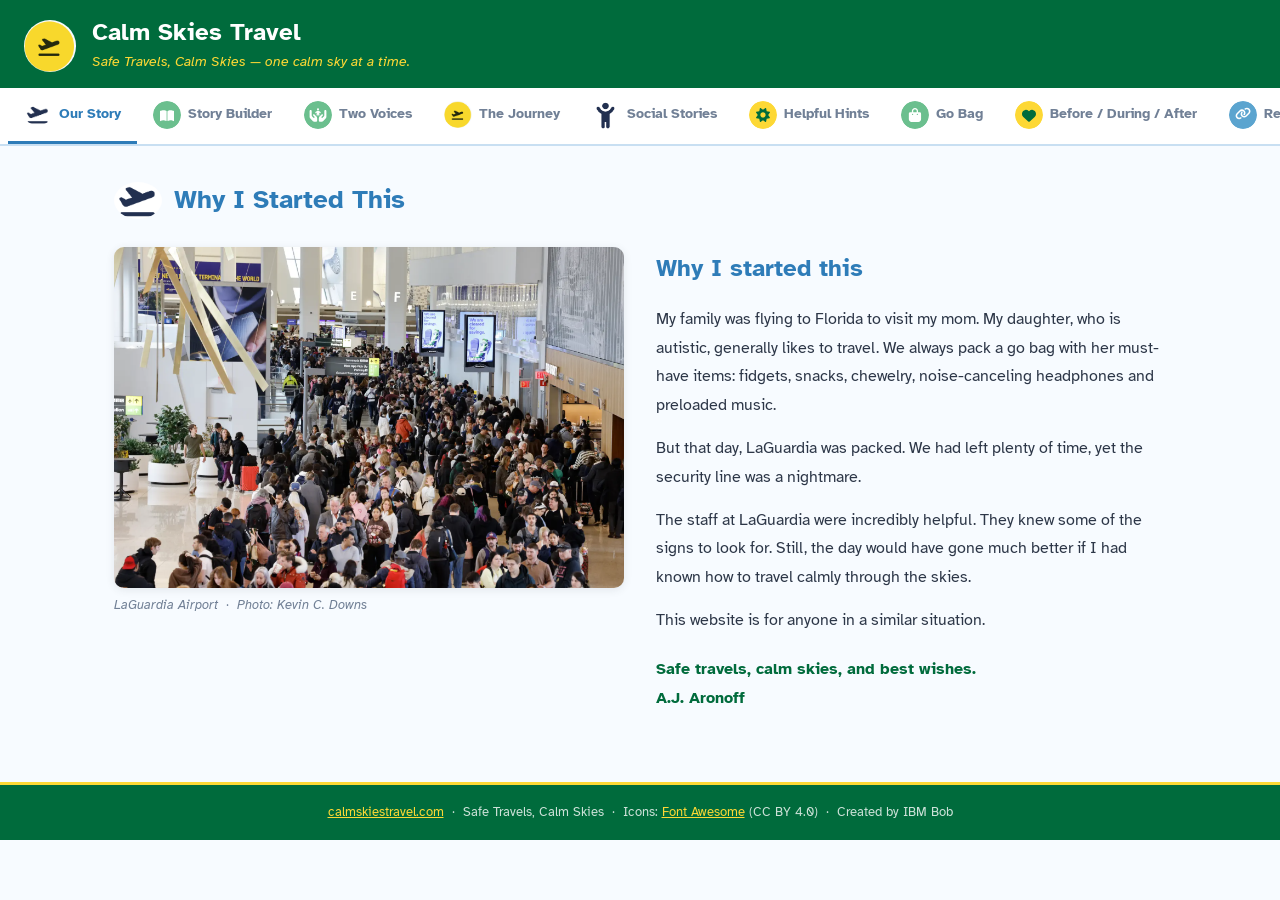
<file: index.html>
<!DOCTYPE html>
<html lang="en">
<head>
  <meta charset="UTF-8"/>
  <meta name="viewport" content="width=device-width, initial-scale=1"/>
  <title>Calm Skies Travel — Safe Travels, Calm Skies</title>
  <meta name="description" content="A guide for autistic children and their parents — every stage of the journey, one calm sky at a time."/>
  <link rel="stylesheet" href="styles.css"/>
</head>
<body>

<!-- ═══════════════════════════════════════════
     SITE HEADER
════════════════════════════════════════════ -->
<header class="site-header">
  <img class="logo-icon" src="icons/journey-airport.png" alt="Calm Skies Travel"/>
  <div class="site-header-text">
    <h1>Calm Skies Travel</h1>
    <p>Safe Travels, Calm Skies — one calm sky at a time.</p>
  </div>
</header>

<!-- ═══════════════════════════════════════════
     TAB LIST
     Tab order: Our Story · Story Builder · Two Voices · The Journey ·
                Social Stories · Helpful Hints · Go Bag · Before/During/After
════════════════════════════════════════════ -->
<div class="tab-scroll-wrap">
  <div role="tablist" aria-label="Calm Skies Travel sections" id="main-tablist">

    <button role="tab" id="tab-ourstory"
            aria-selected="true"
            aria-controls="panel-ourstory"
            tabindex="0">
      <img class="tab-icon" src="icons/plane-takeoff.png" alt=""/>
      <span class="tab-label">Our Story</span>
    </button>

    <button role="tab" id="tab-storybuilder"
            aria-selected="false"
            aria-controls="panel-storybuilder"
            tabindex="-1">
      <!-- Social Story: fa-book-open · green circle -->
      <svg class="tab-icon" viewBox="0 0 200 200" xmlns="http://www.w3.org/2000/svg" aria-hidden="true" focusable="false">
        <circle cx="100" cy="100" r="100" fill="#6BBF8E"/>
        <g transform="translate(50,60) scale(0.174)">
          <path fill="white" d="M249.6 471.5c10.8 3.8 22.4-4.1 22.4-15.5V74.6c0-4.2-1.6-8.4-5-11C247.4 52 202.4 32 144 32C93.5 32 46.3 45.3 18.1 56.1C6.8 60.5 0 71.7 0 83.8V464c0 11.9 12.8 20.2 24.1 16.5C55.6 468.1 93.2 448 144 448c35.8 0 79.1 14.6 105.6 23.5zm76.8 0C353.9 462.6 397.2 448 433 448c50.8 0 88.4 20.1 119.9 32.5C564.2 484.2 576 475.9 576 464V83.8c0-12.1-6.8-23.3-18.1-27.6C529.7 45.3 482.5 32 432 32c-58.4 0-103.4 20-123 41.6c-3.3 2.6-5 6.8-5 11V456c0 11.4 11.7 19.3 22.4 15.5z"/>
        </g>
      </svg>
      <span class="tab-label">Story Builder</span>
    </button>

    <button role="tab" id="tab-twovoices"
            aria-selected="false"
            aria-controls="panel-twovoices"
            tabindex="-1">
      <!-- fa-hands-holding-child · FA Free 6.7.2 · green circle — matches CalmSkiesSymbols #21 -->
      <svg class="tab-icon" viewBox="0 0 200 200" xmlns="http://www.w3.org/2000/svg" aria-hidden="true" focusable="false">
        <circle cx="100" cy="100" r="100" fill="#6BBF8E"/>
        <g transform="translate(40,52) scale(0.1875)">
          <path fill="white" d="M320 0a40 40 0 1 1 0 80 40 40 0 1 1 0-80zm44.7 164.3L375.8 253c1.6 13.2-7.7 25.1-20.8 26.8s-25.1-7.7-26.8-20.8l-4.4-35-7.6 0-4.4 35c-1.6 13.2-13.6 22.5-26.8 20.8s-22.5-13.6-20.8-26.8l11.1-88.8L255.5 181c-10.1 8.6-25.3 7.3-33.8-2.8s-7.3-25.3 2.8-33.8l27.9-23.6C271.3 104.8 295.3 96 320 96s48.7 8.8 67.6 24.7l27.9 23.6c10.1 8.6 11.4 23.7 2.8 33.8s-23.7 11.4-33.8 2.8l-19.8-16.7zM40 64c22.1 0 40 17.9 40 40l0 40 0 80 0 40.2c0 17 6.7 33.3 18.7 45.3l51.1 51.1c8.3 8.3 21.3 9.6 31 3.1c12.9-8.6 14.7-26.9 3.7-37.8l-15.2-15.2-32-32c-12.5-12.5-12.5-32.8 0-45.3s32.8-12.5 45.3 0l32 32 15.2 15.2c0 0 0 0 0 0l25.3 25.3c21 21 32.8 49.5 32.8 79.2l0 78.9c0 26.5-21.5 48-48 48l-66.7 0c-17 0-33.3-6.7-45.3-18.7L28.1 393.4C10.1 375.4 0 351 0 325.5L0 224l0-64 0-56C0 81.9 17.9 64 40 64zm560 0c22.1 0 40 17.9 40 40l0 56 0 64 0 101.5c0 25.5-10.1 49.9-28.1 67.9L512 493.3c-12 12-28.3 18.7-45.3 18.7L400 512c-26.5 0-48-21.5-48-48l0-78.9c0-29.7 11.8-58.2 32.8-79.2l25.3-25.3c0 0 0 0 0 0l15.2-15.2 32-32c12.5-12.5 32.8-12.5 45.3 0s12.5 32.8 0 45.3l-32 32-15.2 15.2c-11 11-9.2 29.2 3.7 37.8c9.7 6.5 22.7 5.2 31-3.1l51.1-51.1c12-12 18.7-28.3 18.7-45.3l0-40.2 0-80 0-40c0-22.1 17.9-40 40-40z"/>
        </g>
      </svg>
      <span class="tab-label">Two Voices</span>
    </button>

    <button role="tab" id="tab-journey"
            aria-selected="false"
            aria-controls="panel-journey"
            tabindex="-1">
      <img class="tab-icon" src="icons/journey-airport.png" alt=""/>
      <span class="tab-label">The Journey</span>
    </button>

    <button role="tab" id="tab-socialstories"
            aria-selected="false"
            aria-controls="panel-socialstories"
            tabindex="-1">
      <img class="tab-icon" src="icons/child.png" alt=""/>
      <span class="tab-label">Social Stories</span>
    </button>

    <button role="tab" id="tab-helpfulhints"
            aria-selected="false"
            aria-controls="panel-helpfulhints"
            tabindex="-1">
      <!-- Sunflower: fa-sun · HDS yellow circle -->
      <svg class="tab-icon" viewBox="0 0 200 200" xmlns="http://www.w3.org/2000/svg" aria-hidden="true" focusable="false">
        <circle cx="100" cy="100" r="100" fill="#FDD835"/>
        <g transform="translate(50,50) scale(0.195)">
          <path fill="#006B3C" d="M361.5 1.2c5 2.1 8.6 6.6 9.6 11.9L391 121l107.9 19.8c5.3 1 9.8 4.6 11.9 9.6s1.5 10.7-1.6 15.2L446.9 256l62.3 90.3c3.1 4.5 3.7 10.2 1.6 15.2s-6.6 8.6-11.9 9.6L391 391 371.1 498.9c-1 5.3-4.6 9.8-9.6 11.9s-10.7 1.5-15.2-1.6L256 446.9l-90.3 62.3c-4.5 3.1-10.2 3.7-15.2 1.6s-8.6-6.6-9.6-11.9L121 391 13.1 371.1c-5.3-1-9.8-4.6-11.9-9.6s-1.5-10.7 1.6-15.2L65.1 256 2.8 165.7c-3.1-4.5-3.7-10.2-1.6-15.2s6.6-8.6 11.9-9.6L121 121 140.9 13.1c1-5.3 4.6-9.8 9.6-11.9s10.7-1.5 15.2 1.6L256 65.1 346.3 2.8c4.5-3.1 10.2-3.7 15.2-1.6zM352 256c0-53-43-96-96-96s-96 43-96 96s43 96 96 96s96-43 96-96z"/>
        </g>
      </svg>
      <span class="tab-label">Helpful Hints</span>
    </button>

    <button role="tab" id="tab-gobag"
            aria-selected="false"
            aria-controls="panel-gobag"
            tabindex="-1">
      <!-- Go Bag: fa-bag-shopping · green circle -->
      <svg class="tab-icon" viewBox="0 0 200 200" xmlns="http://www.w3.org/2000/svg" aria-hidden="true" focusable="false">
        <circle cx="100" cy="100" r="100" fill="#6BBF8E"/>
        <g transform="translate(56,50) scale(0.195)">
          <path fill="white" d="M160 112c0-35.3 28.7-64 64-64s64 28.7 64 64v48H160V112zm-48 48H48c-26.5 0-48 21.5-48 48V416c0 53 43 96 96 96H352c53 0 96-43 96-96V208c0-26.5-21.5-48-48-48H336V112C336 50.1 285.9 0 224 0S112 50.1 112 112v48zm24 48a24 24 0 1 1 0 48 24 24 0 1 1 0-48zm152 24a24 24 0 1 1 48 0 24 24 0 1 1 -48 0z"/>
        </g>
      </svg>
      <span class="tab-label">Go Bag</span>
    </button>

    <button role="tab" id="tab-bda"
            aria-selected="false"
            aria-controls="panel-bda"
            tabindex="-1">
      <!-- Heart: fa-heart · HDS yellow circle -->
      <svg class="tab-icon" viewBox="0 0 200 200" xmlns="http://www.w3.org/2000/svg" aria-hidden="true" focusable="false">
        <circle cx="100" cy="100" r="100" fill="#FDD835"/>
        <g transform="translate(50,55) scale(0.195)">
          <path fill="#006B3C" d="M47.6 300.4L228.3 469.1c7.5 7 17.4 10.9 27.7 10.9s20.2-3.9 27.7-10.9L464.4 300.4c30.4-28.3 47.6-68 47.6-109.5v-5.8c0-69.9-50.5-129.5-119.4-141C347 36.5 300.6 51.4 268 84L256 96 244 84c-32.6-32.6-79-47.5-124.6-39.9C50.5 55.6 0 115.2 0 185.1v5.8c0 41.5 17.2 81.2 47.6 109.5z"/>
        </g>
      </svg>
      <span class="tab-label">Before / During / After</span>
    </button>

    <button role="tab" id="tab-references"
            aria-selected="false"
            aria-controls="panel-references"
            tabindex="-1">
      <!-- fa-link · blue circle -->
      <svg class="tab-icon" viewBox="0 0 200 200" xmlns="http://www.w3.org/2000/svg" aria-hidden="true" focusable="false">
        <circle cx="100" cy="100" r="100" fill="#5BA4CF"/>
        <g transform="translate(44,44) scale(0.176)">
          <path fill="white" d="M579.8 267.7c56.5-56.5 56.5-148 0-204.5c-50-50-128.8-56.5-186.3-15.4l-1.6 1.1c-14.4 10.3-17.7 30.3-7.4 44.6s30.3 17.7 44.6 7.4l1.6-1.1c32.1-22.9 76-19.3 103.8 8.6c31.5 31.5 31.5 82.5 0 114L422.3 334.8c-31.5 31.5-82.5 31.5-114 0c-27.9-27.9-31.5-71.8-8.6-103.8l1.1-1.6c10.3-14.4 6.9-34.4-7.4-44.6s-34.4-6.9-44.6 7.4l-1.1 1.6C206.5 251.2 213 330 263 380c56.5 56.5 148 56.5 204.5 0L579.8 267.7zM60.2 244.3c-56.5 56.5-56.5 148 0 204.5c50 50 128.8 56.5 186.3 15.4l1.6-1.1c14.4-10.3 17.7-30.3 7.4-44.6s-30.3-17.7-44.6-7.4l-1.6 1.1c-32.1 22.9-76 19.3-103.8-8.6C74 372.1 74 321 105.5 289.5L217.7 177.2c31.5-31.5 82.5-31.5 114 0c27.9 27.9 31.5 71.8 8.6 103.9l-1.1 1.6c-10.3 14.4-6.9 34.4 7.4 44.6s34.4 6.9 44.6-7.4l1.1-1.6C433.5 260.8 427 182 377 132c-56.5-56.5-148-56.5-204.5 0L60.2 244.3z"/>
        </g>
      </svg>
      <span class="tab-label">Resources</span>
    </button>

  </div><!-- /tablist -->
</div><!-- /tab-scroll-wrap -->

<main id="main-content">

<!-- ═══════════════════════════════════════════
     PANEL 1 — OUR STORY  (#ourstory)
     Slide 2 content + LaGuardia photo
════════════════════════════════════════════ -->
<section role="tabpanel"
         id="panel-ourstory"
         aria-labelledby="tab-ourstory"
         class="active">

  <h1 class="panel-title">
    <img src="icons/plane-takeoff.png" alt=""/>
    Why I Started This
  </h1>

  <div class="story-layout">
    <figure class="story-photo">
      <img src="icons/laguardia.png"
           alt="Crowded security lines at LaGuardia Airport — the moment that inspired Calm Skies Travel"/>
      <figcaption>LaGuardia Airport &nbsp;·&nbsp; Photo: Kevin C. Downs</figcaption>
    </figure>

    <div class="story-text">
      <h2>Why I started this</h2>
      <p>My family was flying to Florida to visit my mom. My daughter, who is autistic, generally likes to travel. We always pack a go bag with her must-have items: fidgets, snacks, chewelry, noise-canceling headphones and preloaded music.</p>
      <p>But that day, LaGuardia was packed. We had left plenty of time, yet the security line was a nightmare.</p>
      <p>The staff at LaGuardia were incredibly helpful. They knew some of the signs to look for. Still, the day would have gone much better if I had known how to travel calmly through the skies.</p>
      <p>This website is for anyone in a similar situation.</p>
      <p class="signature">Safe travels, calm skies, and best wishes.<br/>A.J. Aronoff</p>
    </div>
  </div>

</section><!-- /panel-ourstory -->

<!-- ═══════════════════════════════════════════
     PANEL 2 — STORY BUILDER  (#storybuilder)
════════════════════════════════════════════ -->
<section role="tabpanel"
         id="panel-storybuilder"
         aria-labelledby="tab-storybuilder">

  <h1 class="panel-title">
    <!-- Social Story: fa-book-open · green circle -->
    <svg class="title-icon" viewBox="0 0 200 200" xmlns="http://www.w3.org/2000/svg" aria-hidden="true" focusable="false">
      <circle cx="100" cy="100" r="100" fill="#6BBF8E"/>
      <g transform="translate(50,60) scale(0.174)">
        <path fill="white" d="M249.6 471.5c10.8 3.8 22.4-4.1 22.4-15.5V74.6c0-4.2-1.6-8.4-5-11C247.4 52 202.4 32 144 32C93.5 32 46.3 45.3 18.1 56.1C6.8 60.5 0 71.7 0 83.8V464c0 11.9 12.8 20.2 24.1 16.5C55.6 468.1 93.2 448 144 448c35.8 0 79.1 14.6 105.6 23.5zm76.8 0C353.9 462.6 397.2 448 433 448c50.8 0 88.4 20.1 119.9 32.5C564.2 484.2 576 475.9 576 464V83.8c0-12.1-6.8-23.3-18.1-27.6C529.7 45.3 482.5 32 432 32c-58.4 0-103.4 20-123 41.6c-3.3 2.6-5 6.8-5 11V456c0 11.4 11.7 19.3 22.4 15.5z"/>
      </g>
    </svg>
    Story Builder
  </h1>
  <p class="panel-intro">Fill in the boxes on the left and the story fills in on the right — instantly. Use the buttons below to save your story to your device or reload a saved one.</p>

  <div class="builder-columns">

    <!-- LEFT: form -->
    <div class="builder-form">
      <h2>Tell us about your traveller</h2>

      <div class="form-row">
        <div class="form-field">
          <label for="sb-name">Child's name</label>
          <input type="text" id="sb-name" placeholder="e.g. Maya" autocomplete="off"/>
        </div>
        <div class="form-field">
          <label for="sb-visiting">Who we are visiting</label>
          <input type="text" id="sb-visiting" placeholder="e.g. Grandma" autocomplete="off"/>
        </div>
      </div>

      <div class="form-row">
        <div class="form-field">
          <label for="sb-destination">Where we are going</label>
          <input type="text" id="sb-destination" placeholder="e.g. Florida" autocomplete="off"/>
        </div>
        <div class="form-field">
          <label for="sb-comfort">Comfort item</label>
          <input type="text" id="sb-comfort" placeholder="e.g. blue blanket" autocomplete="off"/>
        </div>
      </div>

      <div class="form-row">
        <div class="form-field">
          <label for="sb-calm">What helps when feeling worried</label>
          <input type="text" id="sb-calm" placeholder="e.g. squeeze my fidget" autocomplete="off"/>
        </div>
        <div class="form-field">
          <label for="sb-detail">One exciting detail</label>
          <input type="text" id="sb-detail" placeholder="e.g. swimming in the pool" autocomplete="off"/>
        </div>
      </div>
      <!-- Save / Load / QR buttons -->
      <div class="sb-actions">
        <button class="sb-btn sb-btn-save" id="sb-save-btn" type="button"
                aria-describedby="sb-status">
          💾 Save Story to File
        </button>
        <label class="sb-btn sb-btn-load" id="sb-load-label">
          📂 Load Story from File
          <input type="file" id="sb-load-input" accept=".json" aria-label="Load story from JSON file"/>
        </label>
        <button class="sb-btn sb-btn-qr" id="sb-qr-btn" type="button"
                aria-describedby="sb-status">
          📱 Share via QR Code
        </button>
        <button class="sb-btn sb-btn-qr-load" id="sb-qr-load-btn" type="button"
                aria-describedby="sb-status">
          📷 Load Story from QR
        </button>
        <span id="sb-status" class="sb-status" role="status" aria-live="polite"></span>
      </div>
      <!-- QR Load paste section — hidden until activated -->
      <div id="sb-qr-paste-section" style="display:none;margin-top:12px;padding:12px;background:var(--surface,#f7f8fa);border:1px solid var(--border,#e5e7eb);border-radius:8px;">
        <p style="font-size:0.85rem;color:var(--muted);margin-bottom:10px;line-height:1.5;">
          <strong>How to get the text from a QR code:</strong><br>
          1. On a phone, open the <strong>Camera app</strong> and point it at the QR code on screen.<br>
          2. Tap the notification or link that appears — it will show the story text.<br>
          3. <strong>Copy all of that text</strong> and paste it into the box below.<br>
          <em>The conversion happens on your phone — no app or internet needed.</em>
        </p>
        <label for="sb-qr-input" style="display:block;font-size:0.85rem;font-weight:600;margin-bottom:6px;">
          Paste the QR code text here:
        </label>
        <textarea id="sb-qr-input" rows="4"
          style="width:100%;font-family:monospace;font-size:0.8rem;border:1px solid var(--border,#e5e7eb);border-radius:6px;padding:8px;resize:vertical;"
          placeholder='{"v":1,"t":1700000000,"f":{"n":"Maya",...}}'
          aria-label="Paste the text from your QR code scanner here"></textarea>
        <button class="sb-btn sb-btn-qr" id="sb-qr-load-confirm" type="button"
                style="margin-top:8px;" aria-describedby="sb-status">
          Load Story from Pasted Text
        </button>
      </div>
      <div class="sb-autosave" id="sb-autosave-row" aria-live="polite"></div>

    </div><!-- /builder-form -->

    <!-- RIGHT: live story card — light background pinned in dark mode -->
    <div class="story-card" id="story-card" aria-live="polite" aria-atomic="true">
      <h3>✈ My Travel Story</h3>
      <!-- QR code canvas — hidden until generated -->
      <div id="sb-qr-section" style="display:none;margin-top:16px;text-align:center;">
        <p style="font-size:0.85rem;color:var(--muted);margin-bottom:8px;">
          Scan with a phone camera to share this story.
        </p>
        <canvas id="sb-qr-canvas" style="border-radius:8px;"></canvas>
        <p style="font-size:0.8rem;color:var(--muted);margin-top:6px;">
          No internet needed — the full story is encoded in this code.
        </p>
        <p style="font-size:0.78rem;color:var(--muted);margin-top:4px;font-style:italic;">
          ⚠️ Note: only some phones can read this QR code as text.
          iPhones and newer Android phones with a QR-aware camera app work best.
          If your camera tries to open a website instead of showing text, it cannot read this format.
        </p>
      </div>

      <p id="sc-line1"></p>
      <p id="sc-line2"></p>
      <p id="sc-line3"></p>
      <p id="sc-line4"></p>
      <p id="sc-line5"></p>
      <p id="sc-line6"></p>
      <p id="sc-line7"></p>
      <p id="sc-line8"></p>
      <p id="sc-line9"></p>
      <p id="sc-line10"></p>
    </div><!-- /story-card -->

  </div><!-- /builder-columns -->

</section><!-- /panel-storybuilder -->

<!-- ═══════════════════════════════════════════
     PANEL 3 — TWO VOICES  (#twovoices)
     Slide 3: One Guide, Two Voices
════════════════════════════════════════════ -->
<section role="tabpanel"
         id="panel-twovoices"
         aria-labelledby="tab-twovoices">

  <h1 class="panel-title">
    <!-- fa-hands-holding-child · FA Free 6.7.2 · green circle — matches CalmSkiesSymbols #21 -->
    <svg class="title-icon" viewBox="0 0 200 200" xmlns="http://www.w3.org/2000/svg" aria-hidden="true" focusable="false">
      <circle cx="100" cy="100" r="100" fill="#6BBF8E"/>
      <g transform="translate(40,52) scale(0.1875)">
        <path fill="white" d="M320 0a40 40 0 1 1 0 80 40 40 0 1 1 0-80zm44.7 164.3L375.8 253c1.6 13.2-7.7 25.1-20.8 26.8s-25.1-7.7-26.8-20.8l-4.4-35-7.6 0-4.4 35c-1.6 13.2-13.6 22.5-26.8 20.8s-22.5-13.6-20.8-26.8l11.1-88.8L255.5 181c-10.1 8.6-25.3 7.3-33.8-2.8s-7.3-25.3 2.8-33.8l27.9-23.6C271.3 104.8 295.3 96 320 96s48.7 8.8 67.6 24.7l27.9 23.6c10.1 8.6 11.4 23.7 2.8 33.8s-23.7 11.4-33.8 2.8l-19.8-16.7zM40 64c22.1 0 40 17.9 40 40l0 40 0 80 0 40.2c0 17 6.7 33.3 18.7 45.3l51.1 51.1c8.3 8.3 21.3 9.6 31 3.1c12.9-8.6 14.7-26.9 3.7-37.8l-15.2-15.2-32-32c-12.5-12.5-12.5-32.8 0-45.3s32.8-12.5 45.3 0l32 32 15.2 15.2c0 0 0 0 0 0l25.3 25.3c21 21 32.8 49.5 32.8 79.2l0 78.9c0 26.5-21.5 48-48 48l-66.7 0c-17 0-33.3-6.7-45.3-18.7L28.1 393.4C10.1 375.4 0 351 0 325.5L0 224l0-64 0-56C0 81.9 17.9 64 40 64zm560 0c22.1 0 40 17.9 40 40l0 56 0 64 0 101.5c0 25.5-10.1 49.9-28.1 67.9L512 493.3c-12 12-28.3 18.7-45.3 18.7L400 512c-26.5 0-48-21.5-48-48l0-78.9c0-29.7 11.8-58.2 32.8-79.2l25.3-25.3c0 0 0 0 0 0l15.2-15.2 32-32c12.5-12.5 32.8-12.5 45.3 0s12.5 32.8 0 45.3l-32 32-15.2 15.2c-11 11-9.2 29.2 3.7 37.8c9.7 6.5 22.7 5.2 31-3.1l51.1-51.1c12-12 18.7-28.3 18.7-45.3l0-40.2 0-80 0-40c0-22.1 17.9-40 40-40z"/>
      </g>
    </svg>
    One Guide, Two Voices
  </h1>
  <p class="panel-intro">Every step of the trip has a plan for the parent and a story for the child.</p>

  <div class="two-col">

    <div class="card parent-card">
      <div class="card-header">
        <img src="icons/parent.png" alt="For the Parent"/>
        <h2>For the Parent</h2>
      </div>
      <ul class="check-list">
        <li>Tips for each travel stage</li>
        <li>Step-by-step checklists</li>
        <li>Meltdown plan: before, during, after</li>
      </ul>
    </div>

    <div class="card child-card">
      <div class="card-header">
        <img src="icons/child.png" alt="For the Child"/>
        <h2>For the Child</h2>
      </div>
      <ul class="check-list">
        <li>Simple "I" stories, read together</li>
        <li>What helps me feel calm</li>
        <li>My own travel story — just for me</li>
        <li>Always from MY point of view</li>
      </ul>
    </div>

  </div><!-- /two-col -->

</section><!-- /panel-twovoices -->

<!-- ═══════════════════════════════════════════
     PANEL 4 — THE JOURNEY  (#journey)
     Slide 4: Step by Step
════════════════════════════════════════════ -->
<section role="tabpanel"
         id="panel-journey"
         aria-labelledby="tab-journey">

  <h1 class="panel-title">
    <img src="icons/journey-airport.png" alt=""/>
    The Journey — Step by Step
  </h1>
  <p class="panel-intro">Five stages from the child's point of view. Plus a go bag, a meltdown plan, and schedule tips for time zones and delays.</p>

  <!-- Journey steps as cards -->
  <div style="display:grid;grid-template-columns:repeat(auto-fit,minmax(180px,1fr));gap:20px;margin-top:28px;">

    <div class="card" style="text-align:center;">
      <img src="icons/journey-home.png" alt="Home" style="width:64px;margin:0 auto 12px;"/>
      <h3 style="font-size:1rem;font-weight:700;color:var(--blue-deep);">Home</h3>
      <p style="font-size:0.9rem;color:var(--muted);margin-top:6px;">Talk, story, book &amp; pack</p>
    </div>

    <div class="card" style="text-align:center;">
      <img src="icons/journey-airport.png" alt="Airport" style="width:64px;margin:0 auto 12px;"/>
      <h3 style="font-size:1rem;font-weight:700;color:var(--blue-deep);">Airport</h3>
      <p style="font-size:0.9rem;color:var(--muted);margin-top:6px;">Lanyard, TSA, waiting</p>
    </div>

    <div class="card" style="text-align:center;">
      <img src="icons/journey-plane.png" alt="On the Plane" style="width:64px;margin:0 auto 12px;"/>
      <h3 style="font-size:1rem;font-weight:700;color:var(--blue-deep);">On the Plane</h3>
      <p style="font-size:0.9rem;color:var(--muted);margin-top:6px;">Headphones, snacks, gum</p>
    </div>

    <div class="card" style="text-align:center;">
      <img src="icons/journey-destination.png" alt="Destination" style="width:64px;margin:0 auto 12px;"/>
      <h3 style="font-size:1rem;font-weight:700;color:var(--blue-deep);">Destination</h3>
      <p style="font-size:0.9rem;color:var(--muted);margin-top:6px;">Familiar things waiting for you</p>
    </div>

    <div class="card" style="text-align:center;">
      <img src="icons/journey-goinghome.png" alt="Going Home" style="width:64px;margin:0 auto 12px;"/>
      <h3 style="font-size:1rem;font-weight:700;color:var(--blue-deep);">Going Home</h3>
      <p style="font-size:0.9rem;color:var(--muted);margin-top:6px;">A story for the trip back</p>
    </div>

  </div>

  <div class="two-col" style="margin-top:32px;">
    <div class="card parent-card">
      <div class="card-header">
        <img src="icons/parent.png" alt="For the Parent"/>
        <h2>For the Parent</h2>
      </div>
      <ul class="check-list">
        <li>Each stage has a checklist to prepare in advance</li>
        <li>Build in extra time — always</li>
        <li>Time-zone planning and delay backup plan</li>
        <li>Go bag packed the night before</li>
      </ul>
    </div>
    <div class="card child-card">
      <div class="card-header">
        <img src="icons/child.png" alt="For the Child"/>
        <h2>For the Child</h2>
      </div>
      <ul class="check-list">
        <li>The story follows me — not the other way around</li>
        <li>I know what comes next at every stage</li>
        <li>I have my comfort item at every step</li>
        <li>When I land, familiar things are waiting</li>
      </ul>
    </div>
  </div>

</section><!-- /panel-journey -->

<!-- ═══════════════════════════════════════════
     PANEL 5 — SOCIAL STORIES  (#socialstories)
     Slide 5
════════════════════════════════════════════ -->
<section role="tabpanel"
         id="panel-socialstories"
         aria-labelledby="tab-socialstories">

  <h1 class="panel-title">
    <img src="icons/child.png" alt=""/>
    Customisable Social Stories
  </h1>
  <p class="panel-intro">The heart of Calm Skies Travel. A story built around YOUR child — their name, their destination, their feelings.</p>

  <!-- Three example story cards -->
  <div style="display:grid;grid-template-columns:repeat(auto-fit,minmax(280px,1fr));gap:20px;margin-top:28px;">

    <div class="story-card" style="margin-top:0;">
      <h3>✈ Going to Visit</h3>
      <p>"I am going to visit Grandma. I will fly on a plane. I will see Grandma when I land. I am excited about swimming in the pool."</p>
    </div>

    <div class="story-card" style="margin-top:0;">
      <h3>✈ At the Airport</h3>
      <p>"I am at the airport. I have my headphones. I have my blue blanket. If I feel worried, I can breathe slowly and squeeze my fidget."</p>
    </div>

    <div class="story-card" style="margin-top:0;">
      <h3>✈ Going Home</h3>
      <p>"The plane has landed. I did it! I will see my home soon. I am safe. I did something amazing today."</p>
    </div>

  </div>

  <div class="two-col" style="margin-top:32px;">

    <div class="card parent-card">
      <div class="card-header">
        <img src="icons/parent.png" alt="For the Parent"/>
        <h2>How the Story Builder Works</h2>
      </div>
      <ul class="check-list">
        <li>Enter child's name, destination, who they'll see and what helps them feel calm</li>
        <li>The site generates a warm, first-person story — ready to read together, print or laminate</li>
        <li>Every sentence can be edited by the parent</li>
        <li>Stories travel in a QR code — no account, no login, no data on any server</li>
      </ul>
    </div>

    <div class="card child-card">
      <div class="card-header">
        <img src="icons/child.png" alt="For the Child"/>
        <h2>What My Story Says</h2>
      </div>
      <ul class="check-list">
        <li>It uses MY name</li>
        <li>It talks about where I am going</li>
        <li>It tells me what to expect, step by step</li>
        <li>It reminds me what helps me feel calm</li>
        <li>I can read it before the trip, on the plane, and coming home</li>
      </ul>
    </div>

  </div>

</section><!-- /panel-socialstories -->

<!-- ═══════════════════════════════════════════
     PANEL 6 — HELPFUL HINTS  (#helpfulhints)
     Slide 6
════════════════════════════════════════════ -->
<section role="tabpanel"
         id="panel-helpfulhints"
         aria-labelledby="tab-helpfulhints">

  <h1 class="panel-title">
    <!-- Sunflower: fa-sun · HDS yellow circle -->
    <svg class="title-icon" viewBox="0 0 200 200" xmlns="http://www.w3.org/2000/svg" aria-hidden="true" focusable="false">
      <circle cx="100" cy="100" r="100" fill="#FDD835"/>
      <g transform="translate(50,50) scale(0.195)">
        <path fill="#006B3C" d="M361.5 1.2c5 2.1 8.6 6.6 9.6 11.9L391 121l107.9 19.8c5.3 1 9.8 4.6 11.9 9.6s1.5 10.7-1.6 15.2L446.9 256l62.3 90.3c3.1 4.5 3.7 10.2 1.6 15.2s-6.6 8.6-11.9 9.6L391 391 371.1 498.9c-1 5.3-4.6 9.8-9.6 11.9s-10.7 1.5-15.2-1.6L256 446.9l-90.3 62.3c-4.5 3.1-10.2 3.7-15.2 1.6s-8.6-6.6-9.6-11.9L121 391 13.1 371.1c-5.3-1-9.8-4.6-11.9-9.6s-1.5-10.7 1.6-15.2L65.1 256 2.8 165.7c-3.1-4.5-3.7-10.2-1.6-15.2s6.6-8.6 11.9-9.6L121 121 140.9 13.1c1-5.3 4.6-9.8 9.6-11.9s10.7-1.5 15.2 1.6L256 65.1 346.3 2.8c4.5-3.1 10.2-3.7 15.2-1.6zM352 256c0-53-43-96-96-96s-96 43-96 96s43 96 96 96s96-43 96-96z"/>
      </g>
    </svg>
    Helpful Hints
  </h1>
  <p class="panel-intro">Easy to miss, life-changing. Most of these must be set up <strong>before</strong> the flight.</p>

  <div class="hint-grid">

    <div class="hint-card">
      <div class="hint-icon">
        <svg width="40" height="40" viewBox="0 0 200 200" xmlns="http://www.w3.org/2000/svg" aria-hidden="true" focusable="false" style="border-radius:50%;">
          <circle cx="100" cy="100" r="100" fill="#FDD835"/>
          <g transform="translate(50,50) scale(0.195)">
            <path fill="#006B3C" d="M361.5 1.2c5 2.1 8.6 6.6 9.6 11.9L391 121l107.9 19.8c5.3 1 9.8 4.6 11.9 9.6s1.5 10.7-1.6 15.2L446.9 256l62.3 90.3c3.1 4.5 3.7 10.2 1.6 15.2s-6.6 8.6-11.9 9.6L391 391 371.1 498.9c-1 5.3-4.6 9.8-9.6 11.9s-10.7 1.5-15.2-1.6L256 446.9l-90.3 62.3c-4.5 3.1-10.2 3.7-15.2 1.6s-8.6-6.6-9.6-11.9L121 391 13.1 371.1c-5.3-1-9.8-4.6-11.9-9.6s-1.5-10.7 1.6-15.2L65.1 256 2.8 165.7c-3.1-4.5-3.7-10.2-1.6-15.2s6.6-8.6 11.9-9.6L121 121 140.9 13.1c1-5.3 4.6-9.8 9.6-11.9s10.7-1.5 15.2 1.6L256 65.1 346.3 2.8c4.5-3.1 10.2-3.7 15.2-1.6zM352 256c0-53-43-96-96-96s-96 43-96 96s43 96 96 96s96-43 96-96z"/>
          </g>
        </svg>
      </div>
      <h3>Sunflower Lanyard</h3>
      <p>The Hidden Disabilities Sunflower quietly tells airport and airline staff: this traveller may need extra time, patience or help. Available at most major airports.</p>
    </div>

    <div class="hint-card">
      <div class="hint-icon">📋</div>
      <h3>DPNA Code</h3>
      <p>Ask the airline to add the Disabled Passenger — No Advance Warning code to your booking. This ensures staff are briefed and pre-boarding may be offered.</p>
    </div>

    <div class="hint-card">
      <div class="hint-icon">📞</div>
      <h3>TSA Cares</h3>
      <p>Call TSA Cares 72 hours before your flight. A TSA officer can meet you at the checkpoint to guide your family through security — calmly and kindly.</p>
    </div>

  </div>

  <div class="two-col" style="margin-top:32px;">

    <div class="card parent-card">
      <div class="card-header">
        <img src="icons/parent.png" alt="For the Parent"/>
        <h2>More Hidden Help</h2>
      </div>
      <ul class="check-list">
        <li>⭐ <strong>Wings for Autism</strong> — airport rehearsal days for families</li>
        <li>🛋 <strong>Airport Sensory Rooms</strong> — quiet, calm spaces airside</li>
        <li>⭐ <strong>TSA PreCheck</strong> — shorter, calmer security lanes</li>
        <li>🚪 <strong>Pre-boarding</strong> — ask the gate agent early</li>
        <li>🪪 <strong>Autism Assistance Cards</strong> — wallet card for staff</li>
      </ul>
    </div>

    <div class="card child-card">
      <div class="card-header">
        <img src="icons/child.png" alt="For the Child"/>
        <h2>What This Means for Me</h2>
      </div>
      <ul class="check-list">
        <li>I can wear my sunflower lanyard — it tells people I might need a little extra kindness</li>
        <li>A helper may meet us at security to make it easier</li>
        <li>We might get to board the plane first — before it gets crowded</li>
        <li>If I feel overwhelmed, there may be a quiet room at the airport</li>
      </ul>
    </div>

  </div>

</section><!-- /panel-helpfulhints -->

<!-- ═══════════════════════════════════════════
     PANEL 7 — GO BAG  (#gobag)
     Slide 7: Pack the Calm, Ship the Rest
════════════════════════════════════════════ -->
<section role="tabpanel"
         id="panel-gobag"
         aria-labelledby="tab-gobag">

  <h1 class="panel-title">
    <!-- Go Bag: fa-bag-shopping · green circle -->
    <svg class="title-icon" viewBox="0 0 200 200" xmlns="http://www.w3.org/2000/svg" aria-hidden="true" focusable="false">
      <circle cx="100" cy="100" r="100" fill="#6BBF8E"/>
      <g transform="translate(56,50) scale(0.195)">
        <path fill="white" d="M160 112c0-35.3 28.7-64 64-64s64 28.7 64 64v48H160V112zm-48 48H48c-26.5 0-48 21.5-48 48V416c0 53 43 96 96 96H352c53 0 96-43 96-96V208c0-26.5-21.5-48-48-48H336V112C336 50.1 285.9 0 224 0S112 50.1 112 112v48zm24 48a24 24 0 1 1 0 48 24 24 0 1 1 0-48zm152 24a24 24 0 1 1 48 0 24 24 0 1 1 -48 0z"/>
      </g>
    </svg>
    Pack the Calm, Ship the Rest
  </h1>
  <p class="panel-intro">The go bag travels with you. The familiar things can arrive first.</p>

  <div class="two-col">

    <div class="card parent-card">
      <div class="card-header">
        <svg width="44" height="44" viewBox="0 0 200 200" xmlns="http://www.w3.org/2000/svg" aria-hidden="true" focusable="false" style="border-radius:50%;flex-shrink:0;">
          <circle cx="100" cy="100" r="100" fill="#6BBF8E"/>
          <g transform="translate(56,50) scale(0.195)">
            <path fill="white" d="M160 112c0-35.3 28.7-64 64-64s64 28.7 64 64v48H160V112zm-48 48H48c-26.5 0-48 21.5-48 48V416c0 53 43 96 96 96H352c53 0 96-43 96-96V208c0-26.5-21.5-48-48-48H336V112C336 50.1 285.9 0 224 0S112 50.1 112 112v48zm24 48a24 24 0 1 1 0 48 24 24 0 1 1 0-48zm152 24a24 24 0 1 1 48 0 24 24 0 1 1 -48 0z"/>
          </g>
        </svg>
        <h2>The Go Bag</h2>
      </div>
      <ul class="check-list">
        <li>Noise-canceling headphones</li>
        <li>Preloaded music or audiobook</li>
        <li>Fidget toys</li>
        <li>Chewelry</li>
        <li>Favourite snacks</li>
        <li>Comfort item (small blanket / stuffed animal)</li>
        <li>Printed social story</li>
        <li>Autism assistance card</li>
        <li>Reusable water bottle</li>
      </ul>
    </div>

    <div class="card child-card">
      <div class="card-header">
        <img src="icons/child.png" alt="For the Child"/>
        <h2>📦 Ship Ahead</h2>
      </div>
      <p style="font-size:0.95rem;margin-bottom:12px;color:var(--text);">Consider shipping to the destination before you travel:</p>
      <ul class="check-list">
        <li>Favourite foods and snacks</li>
        <li>Preferred pillow or blanket</li>
        <li>Familiar bath products</li>
        <li>Extra comfort items</li>
        <li>Activity supplies</li>
      </ul>
      <p style="font-size:0.9rem;margin-top:16px;color:var(--muted);font-style:italic;">💡 Tip: Amazon ships to hotels. Ship 2 days before you fly. Familiar things waiting = a calmer arrival.</p>
    </div>

  </div>

  <div style="background:var(--surface-sage);border-radius:var(--radius);padding:20px;margin-top:28px;border-left:5px solid var(--green);">
    <p style="font-size:0.97rem;">💡 <strong>When familiar things are already there, the new place feels like home faster.</strong></p>
  </div>

</section><!-- /panel-gobag -->

<!-- ═══════════════════════════════════════════
     PANEL 8 — BEFORE / DURING / AFTER  (#bda)
     Slide 8: Staying Calm
════════════════════════════════════════════ -->
<section role="tabpanel"
         id="panel-bda"
         aria-labelledby="tab-bda">

  <h1 class="panel-title">
    <!-- Heart: fa-heart · HDS yellow circle -->
    <svg class="title-icon" viewBox="0 0 200 200" xmlns="http://www.w3.org/2000/svg" aria-hidden="true" focusable="false">
      <circle cx="100" cy="100" r="100" fill="#FDD835"/>
      <g transform="translate(50,55) scale(0.195)">
        <path fill="#006B3C" d="M47.6 300.4L228.3 469.1c7.5 7 17.4 10.9 27.7 10.9s20.2-3.9 27.7-10.9L464.4 300.4c30.4-28.3 47.6-68 47.6-109.5v-5.8c0-69.9-50.5-129.5-119.4-141C347 36.5 300.6 51.4 268 84L256 96 244 84c-32.6-32.6-79-47.5-124.6-39.9C50.5 55.6 0 115.2 0 185.1v5.8c0 41.5 17.2 81.2 47.6 109.5z"/>
      </g>
    </svg>
    Staying Calm — Before, During &amp; After
  </h1>
  <p class="panel-intro">Travel breaks routines. These strategies help protect the calm — for child and parent alike.</p>

  <div class="bda-grid">

    <div class="bda-card before">
      <h3>🌅 Before</h3>
      <ul>
        <li>Read the social story together</li>
        <li>Put on the Sunflower Lanyard</li>
        <li>Make the schedule visible</li>
        <li>Spot the triggers early</li>
        <li>Pack the go bag the night before</li>
        <li>Set up TSA Cares and DPNA in advance</li>
        <li>Build in extra time — always</li>
        <li>Plan for delays with a 'what if' card</li>
      </ul>
    </div>

    <div class="bda-card during">
      <h3>✈ During</h3>
      <ul>
        <li>Headphones on early</li>
        <li>Fidgets in hand</li>
        <li>Keep the child safe first</li>
        <li>Reduce noise and light</li>
        <li>Use fewer words — calm voice</li>
        <li>Find the quiet spot</li>
        <li>Deep breaths together</li>
        <li>"We are safe."</li>
        <li>"We are almost there."</li>
      </ul>
    </div>

    <div class="bda-card after">
      <h3>🌿 After</h3>
      <ul>
        <li>Comfort item immediately</li>
        <li>Water (reusable bottle)</li>
        <li>No blame. No shame. Ever.</li>
        <li>Rest first — celebrate later</li>
        <li>Note the trigger for next time</li>
        <li>Record what worked in the Trip Review</li>
        <li>Next trip starts smarter than this one</li>
      </ul>
    </div>

  </div>

  <div class="two-col" style="margin-top:32px;">

    <div class="card parent-card">
      <div class="card-header">
        <img src="icons/parent.png" alt="For the Parent"/>
        <h2>For the Parent</h2>
      </div>
      <p style="font-size:0.95rem;line-height:1.7;">You are doing something brave and loving. Every trip you take adds to your knowledge. The meltdown plan is not a sign of failure — it is a sign of preparation. You are the calm your child needs.</p>
    </div>

    <div class="card child-card">
      <div class="card-header">
        <img src="icons/child.png" alt="For the Child"/>
        <h2>For the Child</h2>
      </div>
      <ul class="check-list">
        <li>When I feel worried, I can tell a grown-up</li>
        <li>I can squeeze my fidget or hold my comfort item</li>
        <li>I can take slow, deep breaths</li>
        <li>Someone who loves me is right here with me</li>
        <li>I am safe. I am loved. I can do this.</li>
      </ul>
    </div>

  </div>

</section><!-- /panel-bda -->

<!-- ═══════════════════════════════════════════
     PANEL 9 — RESOURCES & REFERENCES  (#references)
     Only verified URLs. No hallucinations.
     See link-verification-log.md for verification record.
════════════════════════════════════════════ -->
<section role="tabpanel"
         id="panel-references"
         aria-labelledby="tab-references">

  <h1 class="panel-title">
    <svg class="title-icon" viewBox="0 0 200 200" xmlns="http://www.w3.org/2000/svg" aria-hidden="true" focusable="false">
      <circle cx="100" cy="100" r="100" fill="#5BA4CF"/>
      <g transform="translate(44,44) scale(0.176)">
        <path fill="white" d="M579.8 267.7c56.5-56.5 56.5-148 0-204.5c-50-50-128.8-56.5-186.3-15.4l-1.6 1.1c-14.4 10.3-17.7 30.3-7.4 44.6s30.3 17.7 44.6 7.4l1.6-1.1c32.1-22.9 76-19.3 103.8 8.6c31.5 31.5 31.5 82.5 0 114L422.3 334.8c-31.5 31.5-82.5 31.5-114 0c-27.9-27.9-31.5-71.8-8.6-103.8l1.1-1.6c10.3-14.4 6.9-34.4-7.4-44.6s-34.4-6.9-44.6 7.4l-1.1 1.6C206.5 251.2 213 330 263 380c56.5 56.5 148 56.5 204.5 0L579.8 267.7zM60.2 244.3c-56.5 56.5-56.5 148 0 204.5c50 50 128.8 56.5 186.3 15.4l1.6-1.1c14.4-10.3 17.7-30.3 7.4-44.6s-30.3-17.7-44.6-7.4l-1.6 1.1c-32.1 22.9-76 19.3-103.8-8.6C74 372.1 74 321 105.5 289.5L217.7 177.2c31.5-31.5 82.5-31.5 114 0c27.9 27.9 31.5 71.8 8.6 103.9l-1.1 1.6c-10.3 14.4-6.9 34.4 7.4 44.6s34.4 6.9 44.6-7.4l1.1-1.6C433.5 260.8 427 182 377 132c-56.5-56.5-148-56.5-204.5 0L60.2 244.3z"/>
      </g>
    </svg>
    Resources &amp; References
  </h1>
  <p class="panel-intro">Every link below has been verified. These are the real programs and organisations that can help your family travel with greater calm and confidence.</p>

  <!-- ── TIER 1: U.S. Government ── -->
  <div class="card" style="margin-bottom:20px;">
    <div class="card-header">
      <svg width="44" height="44" viewBox="0 0 200 200" xmlns="http://www.w3.org/2000/svg" aria-hidden="true" focusable="false" style="border-radius:50%;flex-shrink:0;">
        <circle cx="100" cy="100" r="100" fill="#2E7CB8"/>
        <text x="100" y="130" text-anchor="middle" font-size="110" fill="white">🏛</text>
      </svg>
      <h2>U.S. Government Resources</h2>
    </div>
    <ul class="ref-list">
      <li>
        <a href="https://www.tsa.gov/travel/passenger-support" target="_blank" rel="noopener noreferrer">TSA Cares — Passenger Support Program</a>
        <p>The official TSA program that provides assistance to travelers with disabilities and medical conditions. Call 72 hours before your flight to request a support officer at the checkpoint.</p>
      </li>
      <li>
        <a href="https://www.tsa.gov/contact-center/form/cares" target="_blank" rel="noopener noreferrer">TSA Cares — Request Assistance Form</a>
        <p>Submit a request online for TSA Cares support. You can describe your child's needs in advance so TSA staff are prepared when you arrive.</p>
      </li>
      <li>
        <a href="https://www.tsa.gov/precheck" target="_blank" rel="noopener noreferrer">TSA PreCheck</a>
        <p>PreCheck lanes are shorter, calmer and require less removal of items. Shoes, laptops and liquids can stay in bags. A quieter security experience for the whole family.</p>
      </li>
      <li>
        <a href="https://www.tsa.gov/travel/security-screening/whatcanibring/all" target="_blank" rel="noopener noreferrer">TSA — What Can I Bring?</a>
        <p>The full TSA list of permitted and prohibited items. Review this before packing the go bag so there are no surprises at the checkpoint.</p>
      </li>
    </ul>
  </div>

  <!-- ── TIER 2: Airlines ── -->
  <div class="card" style="margin-bottom:20px;">
    <div class="card-header">
      <img src="icons/journey-plane.png" alt=""/>
      <h2>Airline Special Assistance</h2>
    </div>
    <p style="font-size:0.9rem;color:var(--muted);margin-bottom:12px;">Contact your airline before travel to request pre-boarding, seat selection and the DPNA (Disabled Passenger — No Advance Warning) code. Each airline handles requests differently — call early.</p>
    <ul class="ref-list">
      <li>
        <a href="https://www.aa.com/i18n/travel-info/special-assistance/special-assistance.jsp" target="_blank" rel="noopener noreferrer">American Airlines — Special Assistance</a>
        <p>Pre-boarding, wheelchair service, service animals, and assistance for passengers with disabilities.</p>
      </li>
      <li>
        <a href="https://www.delta.com/us/en/need-help/overview" target="_blank" rel="noopener noreferrer">Delta Air Lines — Need Help?</a>
        <p>Delta's accessibility and special assistance overview. Includes pre-boarding options and contact information for disability services.</p>
      </li>
      <li>
        <a href="https://www.southwest.com/html/customer-service/unique-travel-needs/customers-with-disabilities-pol.html" target="_blank" rel="noopener noreferrer">Southwest Airlines — Customers with Disabilities</a>
        <p>Southwest's policy and procedures for passengers with disabilities, including pre-boarding and assistance at the gate.</p>
      </li>
    </ul>
  </div>

  <!-- ── TIER 3: Organisations ── -->
  <div class="card" style="margin-bottom:20px;">
    <div class="card-header">
      <img src="icons/child.png" alt=""/>
      <h2>Organisations &amp; Support</h2>
    </div>
    <ul class="ref-list">
      <li>
        <a href="https://hdsunflower.com/us/" target="_blank" rel="noopener noreferrer">Hidden Disabilities Sunflower — United States</a>
        <p>The Sunflower lanyard is a discreet signal to airport staff that a traveller may need extra time, patience or help. Available at many major U.S. airports. No diagnosis required.</p>
      </li>
      <li>
        <a href="https://thearc.org/our-initiatives/travel/" target="_blank" rel="noopener noreferrer">Wings for Autism / Wings for All — The Arc</a>
        <p>Airport rehearsal days that let families with autistic children practice the full airport and boarding experience in a calm, supportive environment before their real trip.</p>
      </li>
      <li>
        <a href="https://www.autismspeaks.org/tool-kit/travel-safety-tips" target="_blank" rel="noopener noreferrer">Autism Speaks — Travel Safety Tips</a>
        <p>Practical travel safety guidance from Autism Speaks, covering preparation, airport navigation, and in-flight strategies.</p>
      </li>
      <li>
        <a href="https://autismsociety.org" target="_blank" rel="noopener noreferrer">Autism Society of America</a>
        <p>The Autism Society provides resources, community connections and advocacy for autistic individuals and their families across the United States.</p>
      </li>
      <li>
        <a href="https://carolgraysocialstories.com/social-stories" target="_blank" rel="noopener noreferrer">Social Stories — Carol Gray</a>
        <p>The original source on Social Stories, created by Carol Gray. Explains what Social Stories are, how they work, and how to write one for your child.</p>
      </li>
    </ul>
  </div>

  <div style="background:var(--surface-sage);border-radius:var(--radius);padding:16px 20px;border-left:5px solid var(--green);font-size:0.9rem;">
    <strong>Note:</strong> All links on this page have been verified as working at time of publication. If a link appears broken, the organisation's home page is always a good starting point. Links open in a new tab.
  </div>

</section><!-- /panel-references -->

</main><!-- /main-content -->

<!-- ═══════════════════════════════════════════
     FOOTER
════════════════════════════════════════════ -->
<footer class="site-footer">
  <p><a href="https://calmskiestravel.com">calmskiestravel.com</a> &nbsp;·&nbsp;
     Safe Travels, Calm Skies &nbsp;·&nbsp;
     Icons: <a href="https://fontawesome.com">Font Awesome</a> (CC BY 4.0) &nbsp;·&nbsp;
     Created by IBM Bob</p>
</footer>

<!-- ═══════════════════════════════════════════
     STORY BUILDER MODULE
     Single source of truth for save/load/validate.
     Tested by run-tests.js and storybuilder.test.html.
════════════════════════════════════════════ -->
<script src="storybuilder.js"></script>

<!-- ═══════════════════════════════════════════
     JAVASCRIPT — Tab controller
     Handles: click, arrow keys, hash-based
     deep-linking, browser back/forward
════════════════════════════════════════════ -->
<script>
(function () {
  'use strict';

  /* ── Map hash → tab id ── */
  var HASH_MAP = {
    '#ourstory':     'tab-ourstory',
    '#storybuilder': 'tab-storybuilder',
    '#twovoices':    'tab-twovoices',
    '#journey':      'tab-journey',
    '#socialstories':'tab-socialstories',
    '#helpfulhints': 'tab-helpfulhints',
    '#gobag':        'tab-gobag',
    '#bda':          'tab-bda',
    '#references':   'tab-references'
  };

  var tablist  = document.getElementById('main-tablist');
  var tabs     = Array.prototype.slice.call(tablist.querySelectorAll('[role="tab"]'));
  var panels   = Array.prototype.slice.call(document.querySelectorAll('[role="tabpanel"]'));

  /* Return hash for a tab button */
  function hashForTab(btn) {
    return '#' + btn.getAttribute('aria-controls').replace('panel-', '');
  }

  /* Activate a tab by its button element */
  function activateTab(btn) {
    tabs.forEach(function (t) {
      t.setAttribute('aria-selected', 'false');
      t.setAttribute('tabindex', '-1');
    });
    panels.forEach(function (p) { p.classList.remove('active'); });

    btn.setAttribute('aria-selected', 'true');
    btn.setAttribute('tabindex', '0');

    var panelId = btn.getAttribute('aria-controls');
    var panel   = document.getElementById(panelId);
    if (panel) { panel.classList.add('active'); }

    /* Update URL hash — wrapped in try/catch for file:// protocol */
    try {
      history.replaceState(null, '', hashForTab(btn));
    } catch (e) { /* local file — silently ignored */ }
  }

  /* Activate from hash string */
  function activateFromHash(hash) {
    var tabId = HASH_MAP[hash];
    if (!tabId) { return false; }
    var btn = document.getElementById(tabId);
    if (btn) { activateTab(btn); return true; }
    return false;
  }

  /* ── Click handler ── */
  tablist.addEventListener('click', function (e) {
    var btn = e.target.closest('[role="tab"]');
    if (!btn) { return; }
    activateTab(btn);
    btn.focus();
  });

  /* ── Arrow-key navigation ── */
  tablist.addEventListener('keydown', function (e) {
    var btn = e.target.closest('[role="tab"]');
    if (!btn) { return; }
    var idx = tabs.indexOf(btn);
    var next;
    if (e.key === 'ArrowRight' || e.key === 'ArrowDown') {
      next = tabs[(idx + 1) % tabs.length];
    } else if (e.key === 'ArrowLeft' || e.key === 'ArrowUp') {
      next = tabs[(idx - 1 + tabs.length) % tabs.length];
    } else if (e.key === 'Home') {
      next = tabs[0];
    } else if (e.key === 'End') {
      next = tabs[tabs.length - 1];
    }
    if (next) {
      e.preventDefault();
      activateTab(next);
      next.focus();
    }
  });

  /* ── Browser back/forward ── */
  window.addEventListener('popstate', function () {
    activateFromHash(window.location.hash);
  });

  /* ── Initial load from hash ── */
  if (!activateFromHash(window.location.hash)) {
    activateTab(tabs[0]);
  }


  /* ════════════════════════════════════════
     STORY BUILDER — live preview
  ════════════════════════════════════════ */
  var sbFields = ['sb-name','sb-visiting','sb-destination','sb-comfort','sb-calm','sb-detail'];

  function val(id) {
    var el = document.getElementById(id);
    return el ? el.value.trim() : '';
  }

  /**
   * Return a DOM node for a user-supplied value.
   * If the value is non-empty, returns a safe Text node (never parsed as HTML).
   * If empty, returns a <span class="placeholder"> element (static, no user data).
   */
  function phNode(text, fallback) {
    if (text) {
      return document.createTextNode(text);
    }
    var span = document.createElement('span');
    span.className = 'placeholder';
    span.textContent = fallback;
    return span;
  }

  /**
   * Append a sequence of mixed strings and DOM nodes to a parent element.
   * Strings are appended as safe Text nodes; nodes are appended directly.
   */
  function appendParts(parent, parts) {
    for (var i = 0; i < parts.length; i++) {
      var part = parts[i];
      if (typeof part === 'string') {
        parent.appendChild(document.createTextNode(part));
      } else {
        parent.appendChild(part);
      }
    }
  }

  function updateStory() {
    var name        = val('sb-name');
    var visiting    = val('sb-visiting');
    var destination = val('sb-destination');
    var comfort     = val('sb-comfort');
    var calm        = val('sb-calm');
    var detail      = val('sb-detail');

    /* Each entry is an array of strings and phNode() results.
       Strings are rendered as plain text nodes — never parsed as HTML.
       User values go through phNode(), which uses createTextNode for non-empty
       values, guaranteeing no user input ever reaches innerHTML. */
    var lines = [
      ['I am ', phNode(name,"[child's name]"), '. I am going on a trip!'],
      ['I am flying to ', phNode(destination,'[destination]'), ' to visit ', phNode(visiting,'[who we are visiting]'), '.'],
      ['Flying is an adventure. I know what is going to happen.'],
      ['I have my ', phNode(comfort,'[comfort item]'), ' with me the whole time.'],
      ['When I get to the airport, I will stay close to the person I am with.'],
      ['Security is like a doorway. I walk through and I am on the other side.'],
      ['On the plane I will put on my headphones and I can breathe slowly.'],
      ['If I feel worried, I can ', phNode(calm,'[what helps me feel calm]'), '.'],
      ['When we land, I will see ', phNode(visiting,'[who we are visiting]'), '!'],
      ['I am excited about ', phNode(detail,'[one exciting detail]'), '. I did it \u2014 I am amazing! \u2708']
    ];

    for (var i = 0; i < lines.length; i++) {
      var el = document.getElementById('sc-line' + (i + 1));
      if (el) {
        /* Clear existing content safely, then rebuild from DOM nodes only */
        while (el.firstChild) { el.removeChild(el.firstChild); }
        appendParts(el, lines[i]);
      }
    }
  }

  /* ── Auto-save to localStorage on every field change ── */
  function autoSave() {
    saveToLocalStorage();
    var row = document.getElementById('sb-autosave-row');
    if (row) {
      var now = new Date();
      var t   = now.getHours() + ':' + String(now.getMinutes()).padStart(2,'0');
      row.textContent = '✔ Story remembered at ' + t + ' (this device only)';
    }
  }

  sbFields.forEach(function (id) {
    var el = document.getElementById(id);
    if (el) {
      el.addEventListener('input', updateStory);
      el.addEventListener('input', autoSave);
    }
  });

  /* On load: restore from localStorage if a saved story exists */
  if (hasSavedStory()) {
    var restoreResult = loadFromLocalStorage(document, updateStory);
    if (restoreResult.success) {
      var autosaveRow = document.getElementById('sb-autosave-row');
      if (autosaveRow) {
        autosaveRow.textContent = '✔ Your story has been restored from this device.';
      }
    }
  } else {
    updateStory(); /* populate with placeholder text on fresh load */
  }


  /* ════════════════════════════════════════
     STORY BUILDER — Save / Load JSON
     All data stays on the parent's machine.
     Nothing is ever sent to any server.
  ════════════════════════════════════════ */

  /* collectStoryData, validateStoryData, populateStoryFields,
     serialiseStoryData, parseStoryJSON are provided by storybuilder.js
     (loaded above). No duplicate definitions here. */

  /** Trigger a browser download of the story data as a .json file. */
  function saveStoryToFile() {
    var data   = collectStoryData();
    var json   = serialiseStoryData(data);
    var blob   = new Blob([json], { type: 'application/json' });
    var url    = URL.createObjectURL(blob);
    var a      = document.createElement('a');
    a.href     = url;
    a.download = 'calm-skies-story.json';
    document.body.appendChild(a);
    a.click();
    document.body.removeChild(a);
    URL.revokeObjectURL(url);
    showStatus('✅ Story saved to calm-skies-story.json');
  }

  /** Show a brief status message in the aria-live region. */
  function showStatus(msg) {
    var el = document.getElementById('sb-status');
    if (!el) { return; }
    el.textContent = msg;
    clearTimeout(el._timer);
    el._timer = setTimeout(function () { el.textContent = ''; }, 4000);
  }

  /** Handle file input change — read JSON and populate fields. */
  function loadStoryFromFile(file) {
    if (!file) { return; }
    if (!file.name.endsWith('.json') && file.type !== 'application/json') {
      showStatus('⚠️ Please choose a .json file saved by this app.');
      return;
    }
    var reader = new FileReader();
    reader.onload = function (e) {
      var data = parseStoryJSON(e.target.result);
      if (data) {
        var result = populateStoryFields(data, document, updateStory);
        if (result.success) {
          showStatus('✅ Story loaded — fields are filled in!');
        } else {
          showStatus('⚠️ File loaded but fields could not be read. Was this saved by Calm Skies Travel?');
        }
      } else {
        showStatus('⚠️ Could not read file. Please choose a valid JSON file.');
      }
    };
    reader.readAsText(file);
  }

  /* Wire up Save button */
  var saveBtn = document.getElementById('sb-save-btn');
  if (saveBtn) {
    saveBtn.addEventListener('click', saveStoryToFile);
  }

  /* Wire up Load file input */
  var loadInput = document.getElementById('sb-load-input');
  if (loadInput) {
    loadInput.addEventListener('change', function (e) {
      loadStoryFromFile(e.target.files[0]);
      /* Reset so the same file can be reloaded if needed */
      e.target.value = '';
    });
  }

  /* ════════════════════════════════════════
     QR CODE — Share story via camera scan
     Uses a self-contained QR encoder (no CDN, no network).
     Encodes the story JSON into a canvas element.
  ════════════════════════════════════════ */

  /* Wire up QR button */
  var qrBtn = document.getElementById('sb-qr-btn');
  if (qrBtn) {
    qrBtn.addEventListener('click', function () {
      var data    = collectStoryData();
      var slim    = buildQRPayload(data);
      var canvas  = document.getElementById('sb-qr-canvas');
      var section = document.getElementById('sb-qr-section');
      if (!canvas || !section) { return; }

      /* Generate QR using the bundled encoder */
      try {
        generateQR(slim, canvas, 200);
        section.style.display = 'block';
        canvas.scrollIntoView({ behavior: 'smooth', block: 'nearest' });
        showStatus('📱 QR code ready — scan with any phone camera!');
      } catch (e) {
        showStatus('⚠️ Could not generate QR code.');
      }
    });
  }

  function updateQRButtonState() {
    if (!qrBtn) { return; }
    var data   = collectStoryData();
    var slim   = buildQRPayload(data);
    var result = canEncodeAsQR(slim);
    qrBtn.disabled = !result.ok;
    if (!result.ok) {
      qrBtn.title = result.reason === 'too-long'
        ? 'QR unavailable — story text is too long (200-byte limit)'
        : result.reason === 'non-ascii'
          ? 'QR unavailable — text contains unsupported characters'
          : 'QR unavailable';
    } else {
      qrBtn.title = '';
    }
  }

  /* Hide QR section whenever a field changes */
  sbFields.forEach(function (id) {
    var el = document.getElementById(id);
    if (el) {
      el.addEventListener('input', function () {
        var section = document.getElementById('sb-qr-section');
        if (section) { section.style.display = 'none'; }
        updateQRButtonState();
      });
    }
  });

  updateQRButtonState();

  window.updateQRButtonState = updateQRButtonState;

  function loadStoryFromQRText(text) {
    if (!text || !text.trim()) {
      return { success: false, reason: 'No text provided.' };
    }
    var data = parseQRPayload(text);
    if (!data) {
      return { success: false, reason: 'Not a valid Calm Skies QR payload.' };
    }
    var result = populateStoryFields(data, document, updateStory);
    if (result.success) {
      updateQRButtonState();
    }
    return result;
  }

  /* Wire up QR Load toggle button */
  var qrLoadBtn = document.getElementById('sb-qr-load-btn');
  if (qrLoadBtn) {
    qrLoadBtn.addEventListener('click', function () {
      var section = document.getElementById('sb-qr-paste-section');
      if (section) {
        section.style.display = section.style.display === 'none' ? 'block' : 'none';
      }
    });
  }

  /* Wire up QR Load confirm button */
  var qrLoadConfirm = document.getElementById('sb-qr-load-confirm');
  if (qrLoadConfirm) {
    qrLoadConfirm.addEventListener('click', function () {
      var input = document.getElementById('sb-qr-input');
      var text  = input ? input.value : '';
      var result = loadStoryFromQRText(text);
      if (result.success) {
        showStatus('✅ Story loaded from QR!');
        var section = document.getElementById('sb-qr-paste-section');
        if (section) { section.style.display = 'none'; }
        if (input) { input.value = ''; }
      } else {
        showStatus('⚠️ Not a valid Calm Skies QR code.');
      }
    });
  }

  window.loadStoryFromQRText = loadStoryFromQRText;

}());
</script>

<!-- ═══════════════════════════════════════════
     QR ENCODER — self-contained, no CDN
     Minimal QR code generator (Mode: Byte, ECC: M).
     Generates a QR code onto a <canvas> element.
     Based on the public-domain QR encoding algorithm.
     No external requests. No dependencies.
════════════════════════════════════════════ -->
<script>
/* generateQR(text, canvasEl, size)
   Encodes `text` as a QR code drawn onto `canvasEl` at `size` x `size` pixels.
   Supports strings up to ~900 bytes (sufficient for all Story Builder payloads).
   Error correction level: M (recovers up to 15% damage). */
(function () {
  'use strict';

  /* ── Reed-Solomon GF(256) tables ── */
  var GF_EXP = new Array(512);
  var GF_LOG = new Array(256);
  (function () {
    var x = 1;
    for (var i = 0; i < 255; i++) {
      GF_EXP[i] = x;
      GF_LOG[x] = i;
      x = x << 1;
      if (x & 0x100) { x ^= 0x11d; }
    }
    for (var j = 255; j < 512; j++) { GF_EXP[j] = GF_EXP[j - 255]; }
  })();

  function gfMul(a, b) {
    if (a === 0 || b === 0) { return 0; }
    return GF_EXP[(GF_LOG[a] + GF_LOG[b]) % 255];
  }

  function rsGeneratorPoly(nec) {
    var g = [1];
    for (var i = 0; i < nec; i++) {
      var factor = [1, GF_EXP[i]];
      var result = new Array(g.length + factor.length - 1).fill(0);
      for (var j = 0; j < g.length; j++) {
        for (var k = 0; k < factor.length; k++) {
          result[j + k] ^= gfMul(g[j], factor[k]);
        }
      }
      g = result;
    }
    return g;
  }

  function rsEncode(data, nec) {
    var gen  = rsGeneratorPoly(nec);
    var msg  = data.slice();
    for (var i = 0; i < nec; i++) { msg.push(0); }
    for (var i = 0; i < data.length; i++) {
      var coef = msg[i];
      if (coef !== 0) {
        for (var j = 1; j < gen.length; j++) {
          msg[i + j] ^= gfMul(gen[j], coef);
        }
      }
    }
    return msg.slice(data.length);
  }

  /* ── UTF-8 byte-length helper ── */
  function byteLength(str) {
    if (typeof TextEncoder !== 'undefined') {
      return new TextEncoder().encode(str).length;
    }
    return encodeURIComponent(str).replace(/%[0-9A-F]{2}/gi, 'x').length;
  }

  /* ── Pre-flight validation ── */
  function canEncodeAsQR(text) {
    if (!text || text.trim() === '') { return { ok: false, reason: 'empty' }; }
    if (byteLength(text) > 200)     { return { ok: false, reason: 'too-long' }; }
    for (var i = 0; i < text.length; i++) {
      var c = text.charCodeAt(i);
      if (c < 0x20 || c > 0x7E) { return { ok: false, reason: 'non-ascii' }; }
    }
    return { ok: true };
  }

  /* ── QR version / capacity tables (versions 1-10, ECC M) ── */
  /* [dataCodewords, ecCodewordsPerBlock, blocks, totalModules] */
  var VER_TABLE = [
    null,
    [16,  10, 1,  21], /* v1  */
    [28,  16, 1,  25], /* v2  */
    [44,  26, 2,  29], /* v3  */
    [64,  18, 2,  33], /* v4  */
    [86,  24, 2,  37], /* v5  */
    [108, 16, 4,  41], /* v6  */
    [124, 18, 4,  45], /* v7  */
    [154, 22, 4,  49], /* v8  */
    [182, 22, 5,  53], /* v9  */
    [216, 26, 6,  57]  /* v10 */
  ];

  function pickVersion(byteLen) {
    for (var v = 1; v <= 10; v++) {
      /* capacity = dataCodewords - 2 header bytes */
      if (VER_TABLE[v][0] - 2 >= byteLen) { return v; }
    }
    throw new Error('Text too long for QR (max ~200 chars for v10 ECC M).');
  }

  /* ── Encode data into codeword bytes (byte mode) ── */
  function encodeData(text, version) {
    var bytes = [];
    for (var i = 0; i < text.length; i++) {
      var c = text.charCodeAt(i);
      if (c > 0x7e) { throw new Error('Non-ASCII character in QR data.'); }
      bytes.push(c);
    }
    var row       = VER_TABLE[version];
    var totalDC   = row[0];
    var ecPerBlk  = row[1];
    var numBlocks = row[2];
    var totalEC   = ecPerBlk * numBlocks;
    var dataCap   = totalDC - 2; /* minus mode+length header */

    /* Build bitstream */
    var bits = [];
    function pushBits(val, len) {
      for (var b = len - 1; b >= 0; b--) { bits.push((val >> b) & 1); }
    }
    pushBits(0b0100, 4);           /* byte mode */
    pushBits(bytes.length, 8);     /* character count */
    for (var i = 0; i < bytes.length; i++) { pushBits(bytes[i], 8); }
    pushBits(0b0000, 4);           /* terminator */
    while (bits.length % 8 !== 0) { bits.push(0); }

    /* Convert to codewords */
    var codewords = [];
    for (var i = 0; i < bits.length; i += 8) {
      var byte = 0;
      for (var j = 0; j < 8; j++) { byte = (byte << 1) | (bits[i + j] || 0); }
      codewords.push(byte);
    }
    var pad = [0xEC, 0x11];
    while (codewords.length < dataCap) { codewords.push(pad[(codewords.length) % 2]); }

    /* Split into blocks and add EC */
    var blkSize  = Math.floor(dataCap / numBlocks);
    var allData  = [];
    var allEC    = [];
    for (var b = 0; b < numBlocks; b++) {
      var blk = codewords.slice(b * blkSize, (b + 1) * blkSize);
      allData.push(blk);
      allEC.push(rsEncode(blk, ecPerBlk));
    }

    /* Interleave */
    var final = [];
    var maxLen = Math.max.apply(null, allData.map(function(d){return d.length;}));
    for (var i = 0; i < maxLen; i++) {
      for (var b = 0; b < numBlocks; b++) {
        if (i < allData[b].length) { final.push(allData[b][i]); }
      }
    }
    for (var i = 0; i < ecPerBlk; i++) {
      for (var b = 0; b < numBlocks; b++) { final.push(allEC[b][i]); }
    }

    /* Convert to bitstream */
    var result = [];
    for (var i = 0; i < final.length; i++) { pushBits(final[i], 8); }
    /* remainder bits for version */
    var rem = [0,0,7,7,7,7,7,0,0,0,0][version] || 0;
    for (var i = 0; i < rem; i++) { result.push(0); }

    /* Return bits array */
    var outBits = [];
    for (var i = 0; i < final.length; i++) {
      for (var b = 7; b >= 0; b--) { outBits.push((final[i] >> b) & 1); }
    }
    for (var i = 0; i < rem; i++) { outBits.push(0); }
    return outBits;
  }

  /* ── Build QR matrix ── */
  function buildMatrix(version, dataBits) {
    var size = VER_TABLE[version][3];
    var mat  = [];
    var func = []; /* true = function module (not data) */
    for (var i = 0; i < size; i++) {
      mat.push(new Array(size).fill(0));
      func.push(new Array(size).fill(false));
    }

    function setModule(r, c, v, isFunc) {
      if (r < 0 || r >= size || c < 0 || c >= size) { return; }
      mat[r][c]  = v;
      if (isFunc) { func[r][c] = true; }
    }

    /* Finder patterns */
    function finder(tr, tc) {
      for (var r = -1; r <= 7; r++) {
        for (var c = -1; c <= 7; c++) {
          var v = (r === -1 || r === 7 || c === -1 || c === 7 ||
                   (r >= 2 && r <= 4 && c >= 2 && c <= 4)) ? 1 : 0;
          setModule(tr + r, tc + c, v, true);
        }
      }
    }
    finder(0, 0);
    finder(0, size - 7);
    finder(size - 7, 0);

    /* Timing patterns */
    for (var i = 8; i < size - 8; i++) {
      setModule(6, i, i % 2 === 0 ? 1 : 0, true);
      setModule(i, 6, i % 2 === 0 ? 1 : 0, true);
    }

    /* Dark module */
    setModule(size - 8, 8, 1, true);

    /* Alignment patterns (v2+) */
    var ALIGN = [null,[],[6,18],[6,22],[6,26],[6,30],[6,34],
                 [6,22,38],[6,24,42],[6,28,46],[6,32,50]];
    var positions = ALIGN[version] || [];
    for (var ai = 0; ai < positions.length; ai++) {
      for (var aj = 0; aj < positions.length; aj++) {
        var ar = positions[ai], ac = positions[aj];
        if (func[ar][ac]) { continue; }
        for (var dr = -2; dr <= 2; dr++) {
          for (var dc = -2; dc <= 2; dc++) {
            var av = (Math.abs(dr) === 2 || Math.abs(dc) === 2 ||
                     (dr === 0 && dc === 0)) ? 1 : 0;
            setModule(ar + dr, ac + dc, av, true);
          }
        }
      }
    }

    /* Format info placeholder (mask 0) */
    var FORMAT_MASK0 = 0b111011111000100;
    function placeFormat(fmt) {
      var bits = [];
      for (var b = 14; b >= 0; b--) { bits.push((fmt >> b) & 1); }
      /* top-left copy */
      var idx = 0;
      for (var i = 0; i <= 5; i++) { setModule(8, i, bits[idx++], true); }
      setModule(8, 7, bits[idx++], true);
      setModule(8, 8, bits[idx++], true);
      setModule(7, 8, bits[idx++], true);
      for (var i = 5; i >= 0; i--) { setModule(i, 8, bits[idx++], true); }
      /* top-right / bottom-left copy */
      idx = 0;
      for (var i = size - 1; i >= size - 8; i--) { setModule(8, i, bits[idx++], true); }
      for (var i = size - 7; i < size; i++)       { setModule(i, 8, bits[idx++], true); }
    }
    placeFormat(FORMAT_MASK0);

    /* Place data bits (zigzag) */
    var bitIdx = 0;
    var col = size - 1;
    var goUp = true;
    while (col > 0) {
      if (col === 6) { col--; }
      for (var rr = 0; rr < size; rr++) {
        var row = goUp ? (size - 1 - rr) : rr;
        for (var cc = 0; cc <= 1; cc++) {
          var c = col - cc;
          if (!func[row][c]) {
            var bit = bitIdx < dataBits.length ? dataBits[bitIdx++] : 0;
            /* mask 0: (row + col) % 2 === 0 */
            mat[row][c] = bit ^ ((row + c) % 2 === 0 ? 1 : 0);
          }
        }
      }
      col -= 2;
      goUp = !goUp;
    }

    return mat;
  }

  /* ── Draw matrix onto canvas ── */
  function drawMatrix(mat, canvas, size) {
    var n    = mat.length;
    var ctx  = canvas.getContext('2d');
    var mod  = Math.floor(size / (n + 8)); /* quiet zone = 4 on each side */
    var qz   = Math.floor((size - mod * n) / 2);
    canvas.width  = size;
    canvas.height = size;
    ctx.fillStyle = '#ffffff';
    ctx.fillRect(0, 0, size, size);
    ctx.fillStyle = '#000000';
    for (var r = 0; r < n; r++) {
      for (var c = 0; c < n; c++) {
        if (mat[r][c]) {
          ctx.fillRect(qz + c * mod, qz + r * mod, mod, mod);
        }
      }
    }
  }

  /* ── Public API ── */
  window.generateQR = function (text, canvas, size) {
    /* Compact the JSON before encoding to minimise QR version needed */
    var compact;
    try {
      compact = JSON.stringify(JSON.parse(text));
    } catch (e) {
      compact = text;
    }
    if (byteLength(compact) > 200) { throw new Error('QR payload exceeds 200-byte limit.'); }
    var version  = pickVersion(compact.length);
    var dataBits = encodeData(compact, version);
    var matrix   = buildMatrix(version, dataBits);
    drawMatrix(matrix, canvas, size || 200);
  };

  window.canEncodeAsQR = canEncodeAsQR;

}());
</script>

</body>
</html>
</file>
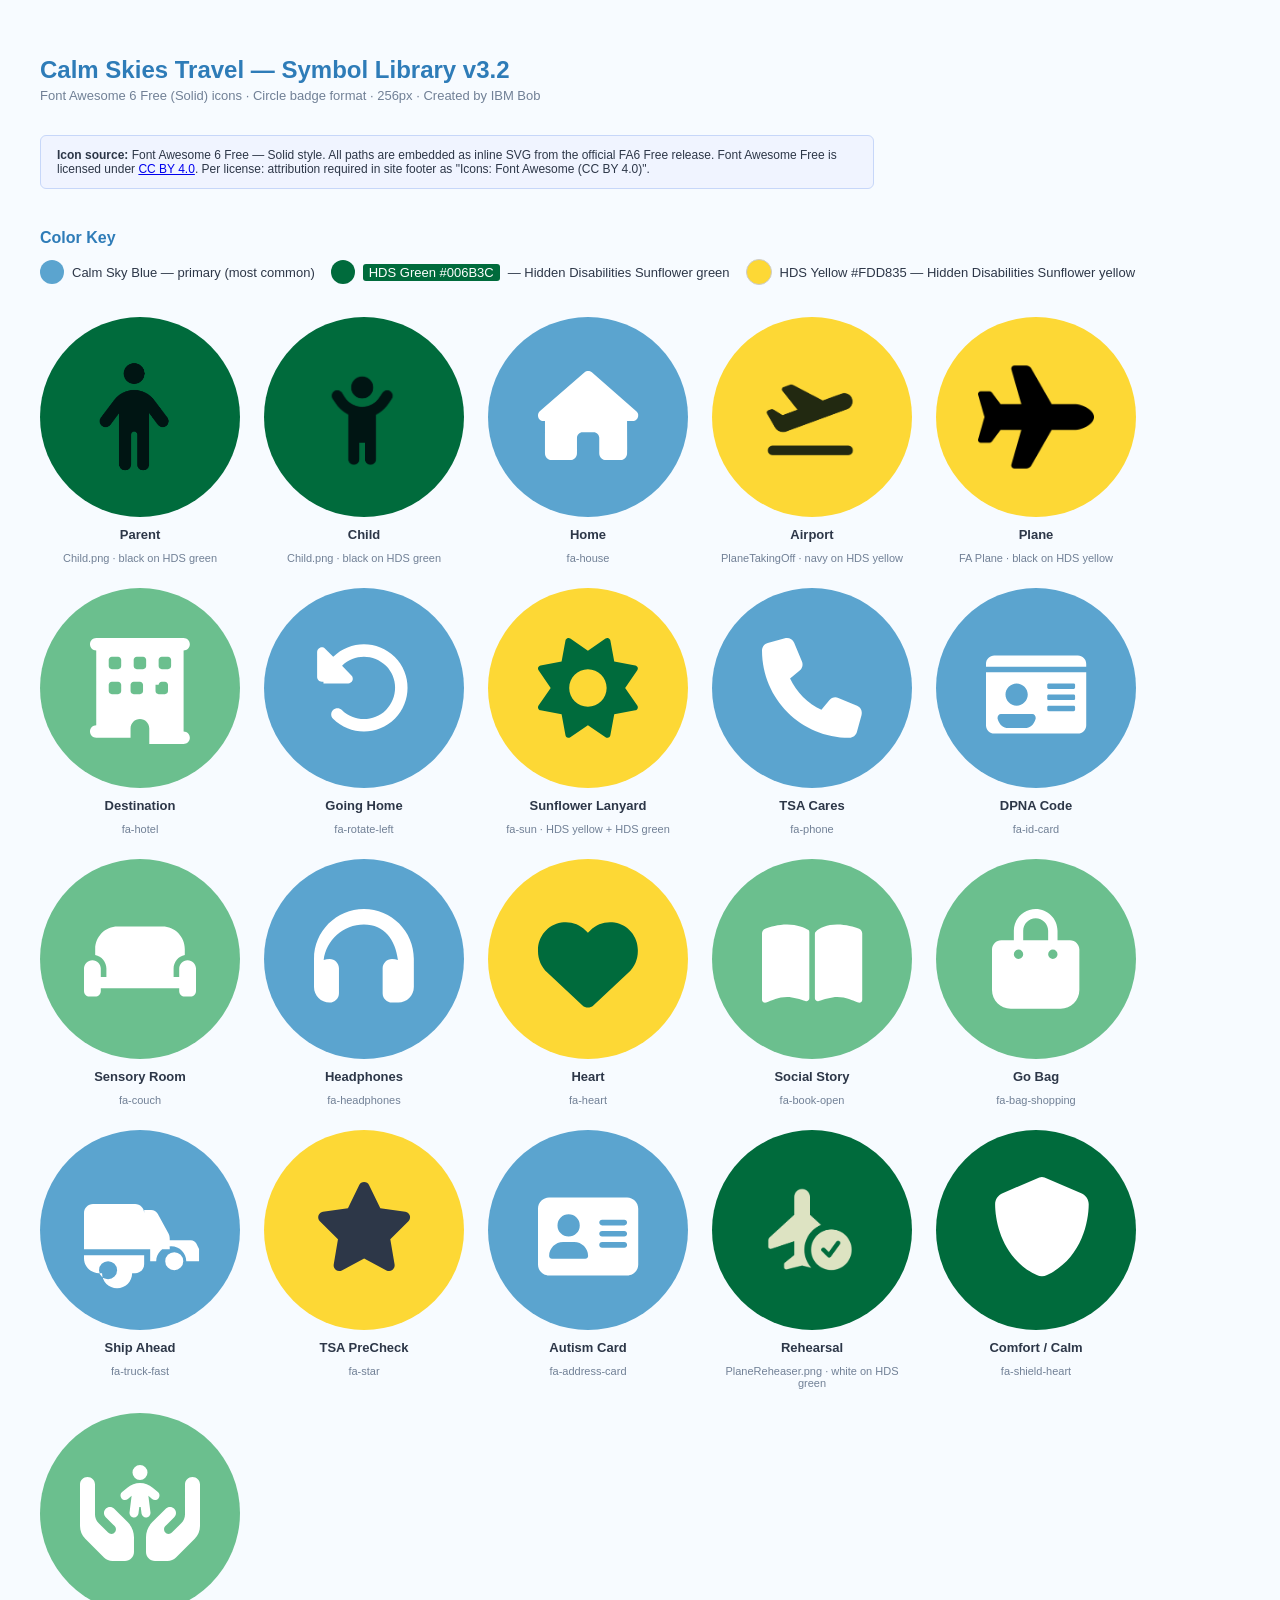
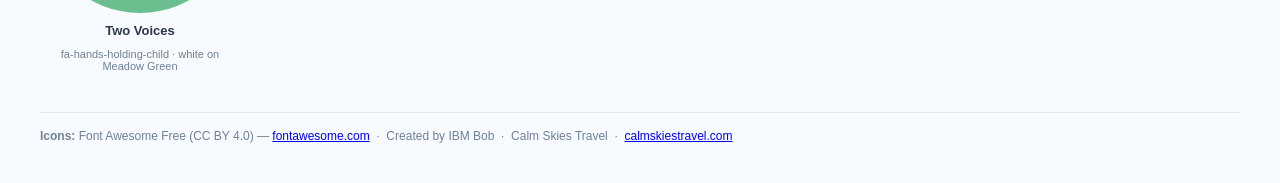
<file: CalmSkiesSymbols.html>
<!DOCTYPE html>
<html lang="en">
<head>
  <meta charset="UTF-8"/>
  <title>Calm Skies Travel — Symbol Library v3.2</title>
  <style>
    body { background: #F7FBFF; font-family: Calibri, Arial, sans-serif; padding: 32px; }
    h1   { color: #2E7CB8; font-size: 24px; margin-bottom: 4px; }
    p.sub { color: #718096; font-size: 13px; margin-top: 0; margin-bottom: 32px; }
    .grid { display: grid; grid-template-columns: repeat(5, 200px); gap: 24px; }
    .symbol { display: flex; flex-direction: column; align-items: center; gap: 10px; }
    .symbol span { font-size: 13px; color: #2D3748; text-align: center; font-weight: 600; }
    .symbol small { font-size: 11px; color: #718096; text-align: center; }
    svg.badge { display: block; }
    .footer { margin-top: 40px; padding-top: 16px; border-top: 1px solid #e5e7eb;
              font-size: 12px; color: #718096; }
    h2 { color: #2E7CB8; font-size: 16px; margin-top: 40px; margin-bottom: 12px; }
    .key { display: flex; gap: 16px; flex-wrap: wrap; margin-bottom: 32px; }
    .swatch { display: flex; align-items: center; gap: 8px; font-size: 13px; color: #2D3748; }
    .swatch-dot { width: 24px; height: 24px; border-radius: 50%; flex-shrink: 0; }
    .fa-note { background: #f0f4ff; border: 1px solid #c7d7f9; border-radius: 6px;
               padding: 12px 16px; font-size: 12px; color: #2D3748; margin-bottom: 24px;
               max-width: 800px; }
    /* ── PNG-based badge circles ── */
    .png-badge {
      position: relative;
      width: 200px;
      height: 200px;
      border-radius: 50%;
      overflow: hidden;
      display: flex;
      align-items: center;
      justify-content: center;
      flex-shrink: 0;
    }
    .png-badge img {
      /* 25% padding = icon fills middle 50% of diameter */
      width: 58%;
      height: 58%;
      object-fit: contain;
      position: relative;
      z-index: 1;
    }
    /* navy/dark PNG on colored background:
       multiply makes white pixels transparent (white × color = color),
       dark pixels stay dark and show through */
    .png-badge img.multiply {
      mix-blend-mode: multiply;
    }
    /* navy PNG → HDS green on blue circle.
       DO NOT use brightness(0) — that turns white bg black too.
       Instead: sepia shifts to warm tones, hue-rotate pushes to green,
       saturate + brightness dials in to ~#006B3C, multiply removes white bg. */
    .png-badge img.green-on-blue {
      filter: sepia(1) hue-rotate(90deg) saturate(4) brightness(0.55);
      mix-blend-mode: multiply;
    }
    /* white-on-green: invert flips navy→white and white→black.
       screen blend makes black transparent, white shows on dark green. */
    .png-badge img.white-on-green {
      filter: invert(1);
      mix-blend-mode: screen;
    }
  </style>
</head>
<body>

<h1>Calm Skies Travel — Symbol Library v3.2</h1>
<p class="sub">Font Awesome 6 Free (Solid) icons · Circle badge format · 256px · Created by IBM Bob</p>

<div class="fa-note">
  <strong>Icon source:</strong> Font Awesome 6 Free — Solid style.
  All paths are embedded as inline SVG from the official FA6 Free release.
  Font Awesome Free is licensed under
  <a href="https://creativecommons.org/licenses/by/4.0/" target="_blank">CC BY 4.0</a>.
  Per license: attribution required in site footer as "Icons: Font Awesome (CC BY 4.0)".
</div>

<h2>Color Key</h2>
<div class="key">
  <div class="swatch"><div class="swatch-dot" style="background:#5BA4CF"></div>Calm Sky Blue — primary (most common)</div>
  <div class="swatch"><div class="swatch-dot" style="background:#006B3C"></div><span style="color:white;background:#006B3C;padding:1px 6px;border-radius:3px">HDS Green #006B3C</span> — Hidden Disabilities Sunflower green</div>
  <div class="swatch"><div class="swatch-dot" style="background:#FDD835;border:1px solid #ccc"></div>HDS Yellow #FDD835 — Hidden Disabilities Sunflower yellow</div>
</div>

<div class="grid">

  <!-- 1. PARENT — HDS green circle, black PNG via multiply -->
  <div class="symbol">
    <div class="png-badge" style="background:#006B3C;">
      <img src="Parent.png" class="multiply" alt="Parent"/>
    </div>
    <span>Parent</span>
    <small>Child.png · black on HDS green</small>
  </div>

  <!-- 2. CHILD — HDS green circle, black PNG via multiply, slightly smaller -->
  <div class="symbol">
    <div class="png-badge" style="background:#006B3C;">
      <img src="Child.png" class="multiply" alt="Child" style="width:50%;height:50%;"/>
    </div>
    <span>Child</span>
    <small>Child.png · black on HDS green</small>
  </div>

  <!-- 3. HOME — fa-house (blue) -->
  <div class="symbol">
    <svg class="badge" width="200" height="200" viewBox="0 0 200 200" xmlns="http://www.w3.org/2000/svg">
      <circle cx="100" cy="100" r="100" fill="#5BA4CF"/>
      <!-- fa-house solid viewBox 576 512 -->
      <g transform="translate(50,54) scale(0.174)">
        <path fill="white" d="M575.8 255.5c0 18-15 32.1-32 32.1h-32l.7 160.2c0 2.7-.2 5.4-.5 8.1V472c0 22.1-17.9 40-40 40H456c-1.1 0-2.2 0-3.3-.1c-1.4 .1-2.8 .1-4.2 .1H416 392c-22.1 0-40-17.9-40-40V448 384c0-17.7-14.3-32-32-32H256c-17.7 0-32 14.3-32 32v64 24c0 22.1-17.9 40-40 40H160 128.1c-1.4 0-2.8 0-4.2-.1c-1.1 .1-2.2 .1-3.3 .1H80c-22.1 0-40-17.9-40-40V360c0-.9 0-1.9 .1-2.8V287.6H32c-18 0-32-14-32-32.1c0-9 3-17 10-24L266.4 8c7-7 15-8 22-8s15 2 21 7L564.8 231.5c8 7 12 15 11 24z"/>
      </g>
    </svg>
    <span>Home</span>
    <small>fa-house</small>
  </div>

  <!-- 4. AIRPORT — PlaneTakingOff.png · dark navy on HDS yellow -->
  <div class="symbol">
    <div class="png-badge" style="background:#FDD835;">
      <img src="PlaneTakingOff.png" class="multiply" alt="Airport"/>
    </div>
    <span>Airport</span>
    <small>PlaneTakingOff · navy on HDS yellow</small>
  </div>

  <!-- 5. PLANE — FA Plane.512.png · black on HDS yellow -->
  <div class="symbol">
    <div class="png-badge" style="background:#FDD835;">
      <img src="Fa-Team-Fontawesome-FontAwesome-Plane.512.png" class="multiply" alt="Plane"/>
    </div>
    <span>Plane</span>
    <small>FA Plane · black on HDS yellow</small>
  </div>

  <!-- 6. DESTINATION — fa-hotel (green) -->
  <div class="symbol">
    <svg class="badge" width="200" height="200" viewBox="0 0 200 200" xmlns="http://www.w3.org/2000/svg">
      <circle cx="100" cy="100" r="100" fill="#6BBF8E"/>
      <!-- fa-hotel solid viewBox 512 512 -->
      <g transform="translate(50,50) scale(0.195)">
        <path fill="white" d="M0 32C0 14.3 14.3 0 32 0H480c17.7 0 32 14.3 32 32s-14.3 32-32 32V480c17.7 0 32 14.3 32 32s-14.3 32-32 32H304V464c0-26.5-21.5-48-48-48s-48 21.5-48 48v48H32c-17.7 0-32-14.3-32-32s14.3-32 32-32V64C14.3 64 0 49.7 0 32zm96 80v32c0 8.8 7.2 16 16 16h32c8.8 0 16-7.2 16-16V112c0-8.8-7.2-16-16-16H112c-8.8 0-16 7.2-16 16zm128 0v32c0 8.8 7.2 16 16 16h32c8.8 0 16-7.2 16-16V112c0-8.8-7.2-16-16-16H240c-8.8 0-16 7.2-16 16zm144-16c-8.8 0-16 7.2-16 16v32c0 8.8 7.2 16 16 16h32c8.8 0 16-7.2 16-16V112c0-8.8-7.2-16-16-16H368zM96 240v32c0 8.8 7.2 16 16 16h32c8.8 0 16-7.2 16-16V240c0-8.8-7.2-16-16-16H112c-8.8 0-16 7.2-16 16zm128-16c-8.8 0-16 7.2-16 16v32c0 8.8 7.2 16 16 16h32c8.8 0 16-7.2 16-16V240c0-8.8-7.2-16-16-16H240zm112 16v32c0 8.8 7.2 16 16 16h32c8.8 0 16-7.2 16-16V240c0-8.8-7.2-16-16-16H368c-8.8 0-16 7.2-16 16z"/>
      </g>
    </svg>
    <span>Destination</span>
    <small>fa-hotel</small>
  </div>

  <!-- 7. GOING HOME — fa-rotate-left (blue) -->
  <div class="symbol">
    <svg class="badge" width="200" height="200" viewBox="0 0 200 200" xmlns="http://www.w3.org/2000/svg">
      <circle cx="100" cy="100" r="100" fill="#5BA4CF"/>
      <!-- fa-rotate-left solid viewBox 512 512 -->
      <g transform="translate(50,50) scale(0.195)">
        <path fill="white" d="M48.5 224H40c-13.3 0-24-10.7-24-24V72c0-9.7 5.8-18.5 14.8-22.2s19.3-1.7 26.2 5.2L98.6 96.6c87.6-86.5 228.7-86.2 315.8 1c87.5 87.5 87.5 229.3 0 316.8s-229.3 87.5-316.8 0c-12.5-12.5-12.5-32.8 0-45.3s32.8-12.5 45.3 0c62.5 62.5 163.8 62.5 226.3 0s62.5-163.8 0-226.3c-62.2-62.2-162.7-62.5-225.3-1L192 192c6.9 6.9 8.9 17.2 5.2 26.2s-12.5 14.8-22.2 14.8H48.5z"/>
      </g>
    </svg>
    <span>Going Home</span>
    <small>fa-rotate-left</small>
  </div>

  <!-- 8. SUNFLOWER LANYARD — fa-sun (HDS yellow #FDD835) -->
  <div class="symbol">
    <svg class="badge" width="200" height="200" viewBox="0 0 200 200" xmlns="http://www.w3.org/2000/svg">
      <circle cx="100" cy="100" r="100" fill="#FDD835"/>
      <!-- fa-sun solid viewBox 512 512 — dark icon on bright yellow for contrast -->
      <g transform="translate(50,50) scale(0.195)">
        <path fill="#006B3C" d="M361.5 1.2c5 2.1 8.6 6.6 9.6 11.9L391 121l107.9 19.8c5.3 1 9.8 4.6 11.9 9.6s1.5 10.7-1.6 15.2L446.9 256l62.3 90.3c3.1 4.5 3.7 10.2 1.6 15.2s-6.6 8.6-11.9 9.6L391 391 371.1 498.9c-1 5.3-4.6 9.8-9.6 11.9s-10.7 1.5-15.2-1.6L256 446.9l-90.3 62.3c-4.5 3.1-10.2 3.7-15.2 1.6s-8.6-6.6-9.6-11.9L121 391 13.1 371.1c-5.3-1-9.8-4.6-11.9-9.6s-1.5-10.7 1.6-15.2L65.1 256 2.8 165.7c-3.1-4.5-3.7-10.2-1.6-15.2s6.6-8.6 11.9-9.6L121 121 140.9 13.1c1-5.3 4.6-9.8 9.6-11.9s10.7-1.5 15.2 1.6L256 65.1 346.3 2.8c4.5-3.1 10.2-3.7 15.2-1.6zM352 256c0-53-43-96-96-96s-96 43-96 96s43 96 96 96s96-43 96-96z"/>
      </g>
    </svg>
    <span>Sunflower Lanyard</span>
    <small>fa-sun · HDS yellow + HDS green</small>
  </div>

  <!-- 9. TSA CARES — fa-phone (blue) -->
  <div class="symbol">
    <svg class="badge" width="200" height="200" viewBox="0 0 200 200" xmlns="http://www.w3.org/2000/svg">
      <circle cx="100" cy="100" r="100" fill="#5BA4CF"/>
      <!-- fa-phone solid viewBox 512 512 -->
      <g transform="translate(50,50) scale(0.195)">
        <path fill="white" d="M164.9 24.6c-7.7-18.6-28-28.5-47.4-23.2l-88 24C12.1 30.2 0 46 0 64C0 311.4 200.6 512 448 512c18 0 33.8-12.1 38.6-29.5l24-88c5.3-19.4-4.6-39.7-23.2-47.4l-96-40c-16.3-6.8-35.2-2.1-46.3 11.6L304.7 368C234.3 334.7 177.3 277.7 144 207.3L193.3 167c13.7-11.2 18.4-30 11.6-46.3l-40-96z"/>
      </g>
    </svg>
    <span>TSA Cares</span>
    <small>fa-phone</small>
  </div>

  <!-- 10. DPNA CODE — fa-id-card (blue) -->
  <div class="symbol">
    <svg class="badge" width="200" height="200" viewBox="0 0 200 200" xmlns="http://www.w3.org/2000/svg">
      <circle cx="100" cy="100" r="100" fill="#5BA4CF"/>
      <!-- fa-id-card solid viewBox 576 512 -->
      <g transform="translate(50,62) scale(0.174)">
        <path fill="white" d="M528 32H48C21.5 32 0 53.5 0 80v16h576V80c0-26.5-21.5-48-48-48zM0 432c0 26.5 21.5 48 48 48h480c26.5 0 48-21.5 48-48V128H0v304zm352-232c0-4.4 3.6-8 8-8h144c4.4 0 8 3.6 8 8v16c0 4.4-3.6 8-8 8H360c-4.4 0-8-3.6-8-8v-16zm0 64c0-4.4 3.6-8 8-8h144c4.4 0 8 3.6 8 8v16c0 4.4-3.6 8-8 8H360c-4.4 0-8-3.6-8-8v-16zm0 64c0-4.4 3.6-8 8-8h144c4.4 0 8 3.6 8 8v16c0 4.4-3.6 8-8 8H360c-4.4 0-8-3.6-8-8v-16zM176 192c35.3 0 64 28.7 64 64s-28.7 64-64 64-64-28.7-64-64 28.7-64 64-64zM67.1 396c-3.6-12.6 5.2-28 18.3-28h181.2c13.1 0 21.9 15.4 18.3 28C275.7 428.9 252.5 448 224 448H128c-28.5 0-51.7-19.1-60.9-52z"/>
      </g>
    </svg>
    <span>DPNA Code</span>
    <small>fa-id-card</small>
  </div>

  <!-- 11. SENSORY ROOM — fa-couch (green) -->
  <div class="symbol">
    <svg class="badge" width="200" height="200" viewBox="0 0 200 200" xmlns="http://www.w3.org/2000/svg">
      <circle cx="100" cy="100" r="100" fill="#6BBF8E"/>
      <!-- fa-couch solid viewBox 640 512 -->
      <g transform="translate(44,62) scale(0.175)">
        <path fill="white" d="M64 160C64 89.3 121.3 32 192 32H448c70.7 0 128 57.3 128 128v33.6c-36.5 7.4-64 39.7-64 78.4v48H128V272c0-38.7-27.5-71-64-78.4V160zM544 272c0-26.5 21.5-48 48-48s48 21.5 48 48v48 32 48c0 17.7-14.3 32-32 32H576c-17.7 0-32-14.3-32-32V384H96v16c0 17.7-14.3 32-32 32H32c-17.7 0-32-14.3-32-32V368 320 272c0-26.5 21.5-48 48-48s48 21.5 48 48v48H544V272z"/>
      </g>
    </svg>
    <span>Sensory Room</span>
    <small>fa-couch</small>
  </div>

  <!-- 12. HEADPHONES — fa-headphones (blue) -->
  <div class="symbol">
    <svg class="badge" width="200" height="200" viewBox="0 0 200 200" xmlns="http://www.w3.org/2000/svg">
      <circle cx="100" cy="100" r="100" fill="#5BA4CF"/>
      <!-- fa-headphones solid viewBox 512 512 -->
      <g transform="translate(50,50) scale(0.195)">
        <path fill="white" d="M256 80C149.9 80 62.4 159.4 49.6 262c9.4-3.8 19.6-6 30.4-6c26.5 0 48 21.5 48 48V432c0 26.5-21.5 48-48 48H80c-44.2 0-80-35.8-80-80V256C0 114.6 114.6 0 256 0S512 114.6 512 256V400c0 44.2-35.8 80-80 80H400c-26.5 0-48-21.5-48-48V304c0-26.5 21.5-48 48-48c10.8 0 21 2.2 30.4 6C417.6 159.4 362.1 80 256 80z"/>
      </g>
    </svg>
    <span>Headphones</span>
    <small>fa-headphones</small>
  </div>

  <!-- 13. HEART — fa-heart (yellow) -->
  <div class="symbol">
    <svg class="badge" width="200" height="200" viewBox="0 0 200 200" xmlns="http://www.w3.org/2000/svg">
      <circle cx="100" cy="100" r="100" fill="#FDD835"/>
      <!-- fa-heart solid viewBox 512 512 — HDS green icon on HDS yellow -->
      <g transform="translate(50,55) scale(0.195)">
        <path fill="#006B3C" d="M47.6 300.4L228.3 469.1c7.5 7 17.4 10.9 27.7 10.9s20.2-3.9 27.7-10.9L464.4 300.4c30.4-28.3 47.6-68 47.6-109.5v-5.8c0-69.9-50.5-129.5-119.4-141C347 36.5 300.6 51.4 268 84L256 96 244 84c-32.6-32.6-79-47.5-124.6-39.9C50.5 55.6 0 115.2 0 185.1v5.8c0 41.5 17.2 81.2 47.6 109.5z"/>
      </g>
    </svg>
    <span>Heart</span>
    <small>fa-heart</small>
  </div>

  <!-- 14. SOCIAL STORY — fa-book-open (green) -->
  <div class="symbol">
    <svg class="badge" width="200" height="200" viewBox="0 0 200 200" xmlns="http://www.w3.org/2000/svg">
      <circle cx="100" cy="100" r="100" fill="#6BBF8E"/>
      <!-- fa-book-open solid viewBox 576 512 -->
      <g transform="translate(50,60) scale(0.174)">
        <path fill="white" d="M249.6 471.5c10.8 3.8 22.4-4.1 22.4-15.5V74.6c0-4.2-1.6-8.4-5-11C247.4 52 202.4 32 144 32C93.5 32 46.3 45.3 18.1 56.1C6.8 60.5 0 71.7 0 83.8V464c0 11.9 12.8 20.2 24.1 16.5C55.6 468.1 93.2 448 144 448c35.8 0 79.1 14.6 105.6 23.5zm76.8 0C353.9 462.6 397.2 448 433 448c50.8 0 88.4 20.1 119.9 32.5C564.2 484.2 576 475.9 576 464V83.8c0-12.1-6.8-23.3-18.1-27.6C529.7 45.3 482.5 32 432 32c-58.4 0-103.4 20-123 41.6c-3.3 2.6-5 6.8-5 11V456c0 11.4 11.7 19.3 22.4 15.5z"/>
      </g>
    </svg>
    <span>Social Story</span>
    <small>fa-book-open</small>
  </div>

  <!-- 15. GO BAG — fa-bag-shopping (green) -->
  <div class="symbol">
    <svg class="badge" width="200" height="200" viewBox="0 0 200 200" xmlns="http://www.w3.org/2000/svg">
      <circle cx="100" cy="100" r="100" fill="#6BBF8E"/>
      <!-- fa-bag-shopping solid viewBox 448 512 -->
      <g transform="translate(56,50) scale(0.195)">
        <path fill="white" d="M160 112c0-35.3 28.7-64 64-64s64 28.7 64 64v48H160V112zm-48 48H48c-26.5 0-48 21.5-48 48V416c0 53 43 96 96 96H352c53 0 96-43 96-96V208c0-26.5-21.5-48-48-48H336V112C336 50.1 285.9 0 224 0S112 50.1 112 112v48zm24 48a24 24 0 1 1 0 48 24 24 0 1 1 0-48zm152 24a24 24 0 1 1 48 0 24 24 0 1 1 -48 0z"/>
      </g>
    </svg>
    <span>Go Bag</span>
    <small>fa-bag-shopping</small>
  </div>

  <!-- 16. SHIP AHEAD — fa-truck-fast (blue) -->
  <div class="symbol">
    <svg class="badge" width="200" height="200" viewBox="0 0 200 200" xmlns="http://www.w3.org/2000/svg">
      <circle cx="100" cy="100" r="100" fill="#5BA4CF"/>
      <!-- fa-truck-fast solid viewBox 576 512 -->
      <g transform="translate(44,62) scale(0.188)">
        <path fill="white" d="M0 112C0 85.5 21.5 64 48 64H272c26.5 0 48 21.5 48 48V304H0V112zM0 336H320v48c0 26.5-21.5 48-48 48H256c0 44.2-35.8 80-80 80s-80-35.8-80-80H80c-44.2 0-80-35.8-80-80V336zm176 80a48 48 0 1 0 -96 0 48 48 0 1 0 96 0zM320 96h37.4c14.4 0 27.5 7.7 34.6 20.2l56.7 103.8c4.7 8.6 7.3 18.3 7.3 28.2V304H320V96zM480 416a48 48 0 1 0 0-96 48 48 0 1 0 0 96zm80-48H544c0-44.2-35.8-80-80-80s-80 35.8-80 80H352V256h216.5c12.4 0 23.5 7 29 18.1l14.5 29V368z"/>
      </g>
    </svg>
    <span>Ship Ahead</span>
    <small>fa-truck-fast</small>
  </div>

  <!-- 17. TSA PRECHECK — fa-star (HDS yellow) -->
  <div class="symbol">
    <svg class="badge" width="200" height="200" viewBox="0 0 200 200" xmlns="http://www.w3.org/2000/svg">
      <circle cx="100" cy="100" r="100" fill="#FDD835"/>
      <!-- fa-star solid viewBox 576 512 -->
      <g transform="translate(50,52) scale(0.174)">
        <path fill="#2D3748" d="M316.9 18C311.6 7 300.4 0 288.1 0s-23.4 7-28.8 18L195 150.3 51.4 171.5c-12 1.8-22 10.2-25.7 21.7s-.7 24.2 7.9 32.7L137.8 329 113.2 474.7c-2 12 3 24.2 12.9 31.3s23 8 33.8 2.3l128.3-68.5 128.3 68.5c10.8 5.7 23.9 4.9 33.8-2.3s14.9-19.3 12.9-31.3L438.5 329 542.7 225.9c8.6-8.5 11.7-21.2 7.9-32.7s-13.7-19.9-25.7-21.7L381.2 150.3 316.9 18z"/>
      </g>
    </svg>
    <span>TSA PreCheck</span>
    <small>fa-star</small>
  </div>

  <!-- 18. AUTISM CARD — fa-address-card (blue) -->
  <div class="symbol">
    <svg class="badge" width="200" height="200" viewBox="0 0 200 200" xmlns="http://www.w3.org/2000/svg">
      <circle cx="100" cy="100" r="100" fill="#5BA4CF"/>
      <!-- fa-address-card solid viewBox 576 512 -->
      <g transform="translate(50,62) scale(0.174)">
        <path fill="white" d="M64 32C28.7 32 0 60.7 0 96V416c0 35.3 28.7 64 64 64H512c35.3 0 64-28.7 64-64V96c0-35.3-28.7-64-64-64H64zm80 256h64c44.2 0 80 35.8 80 80c0 8.8-7.2 16-16 16H80c-8.8 0-16-7.2-16-16c0-44.2 35.8-80 80-80zm-32-96a64 64 0 1 1 128 0 64 64 0 1 1 -128 0zm256-32H496c8.8 0 16 7.2 16 16s-7.2 16-16 16H368c-8.8 0-16-7.2-16-16s7.2-16 16-16zm0 64H496c8.8 0 16 7.2 16 16s-7.2 16-16 16H368c-8.8 0-16-7.2-16-16s7.2-16 16-16zm0 64H496c8.8 0 16 7.2 16 16s-7.2 16-16 16H368c-8.8 0-16-7.2-16-16s7.2-16 16-16z"/>
      </g>
    </svg>
    <span>Autism Card</span>
    <small>fa-address-card</small>
  </div>

  <!-- 19. REHEARSAL — PlaneReheaser.png · white on HDS green -->
  <div class="symbol">
    <div class="png-badge" style="background:#006B3C;">
      <img src="PlaneReheaser.png" class="white-on-green" alt="Rehearsal"/>
    </div>
    <span>Rehearsal</span>
    <small>PlaneReheaser.png · white on HDS green</small>
  </div>

  <!-- 20. COMFORT / CALM — fa-shield-heart (HDS green) -->
  <div class="symbol">
    <svg class="badge" width="200" height="200" viewBox="0 0 200 200" xmlns="http://www.w3.org/2000/svg">
      <circle cx="100" cy="100" r="100" fill="#006B3C"/>
      <!-- fa-shield-heart solid viewBox 512 512 -->
      <g transform="translate(56,47) scale(0.195)">
        <path fill="white" d="M269.4 2.9C265.2 1 260.7 0 256 0s-9.2 1-13.4 2.9L54.3 82.8c-22 9.3-38.4 31-38.3 57.2c.5 99.2 41.3 280.7 213.6 363.2c16.7 8 36.1 8 52.8 0C454.7 420.7 495.5 239.2 496 140c.1-26.2-16.3-47.9-38.3-57.2L269.4 2.9zM160.9 286.2c4.8 4 8.1 9.4 9.2 15.5c6.5-3.6 13.9-5.7 21.8-5.7c14.8 0 27.9 7.1 36.2 18.1c8.3-11 21.4-18.1 36.2-18.1c7.9 0 15.2 2.1 21.8 5.7c1.1-6.1 4.4-11.5 9.2-15.5c8.5-7 19.5-8 28.7-3.4c-1.4-6.9-3.1-13.8-5.2-20.7c-7.3-23.6-22.5-42.6-52.4-42.6c-5.2 0-10 .7-14.5 2L256 224l-15.9-1.9c-4.5-1.3-9.3-2-14.5-2c-29.9 0-45.1 19-52.4 42.6c-2.1 6.9-3.8 13.8-5.2 20.7c9.1-4.6 20.1-3.6 28.7 3.4l4.2 3.4z"/>
      </g>
    </svg>
    <span>Comfort / Calm</span>
    <small>fa-shield-heart</small>
  </div>

  <!-- 21. TWO VOICES — fa-hands-holding-child (Meadow Green #6BBF8E) -->
  <!-- Exact path from Font Awesome Free 6.7.2 · CC BY 4.0 · viewBox 0 0 640 512 -->
  <div class="symbol">
    <svg class="badge" width="200" height="200" viewBox="0 0 200 200" xmlns="http://www.w3.org/2000/svg">
      <circle cx="100" cy="100" r="100" fill="#6BBF8E"/>
      <!-- fa-hands-holding-child solid viewBox 0 0 640 512 · scale 0.1875 · translate(40,52) -->
      <g transform="translate(40,52) scale(0.1875)">
        <path fill="white" d="M320 0a40 40 0 1 1 0 80 40 40 0 1 1 0-80zm44.7 164.3L375.8 253c1.6 13.2-7.7 25.1-20.8 26.8s-25.1-7.7-26.8-20.8l-4.4-35-7.6 0-4.4 35c-1.6 13.2-13.6 22.5-26.8 20.8s-22.5-13.6-20.8-26.8l11.1-88.8L255.5 181c-10.1 8.6-25.3 7.3-33.8-2.8s-7.3-25.3 2.8-33.8l27.9-23.6C271.3 104.8 295.3 96 320 96s48.7 8.8 67.6 24.7l27.9 23.6c10.1 8.6 11.4 23.7 2.8 33.8s-23.7 11.4-33.8 2.8l-19.8-16.7zM40 64c22.1 0 40 17.9 40 40l0 40 0 80 0 40.2c0 17 6.7 33.3 18.7 45.3l51.1 51.1c8.3 8.3 21.3 9.6 31 3.1c12.9-8.6 14.7-26.9 3.7-37.8l-15.2-15.2-32-32c-12.5-12.5-12.5-32.8 0-45.3s32.8-12.5 45.3 0l32 32 15.2 15.2c0 0 0 0 0 0l25.3 25.3c21 21 32.8 49.5 32.8 79.2l0 78.9c0 26.5-21.5 48-48 48l-66.7 0c-17 0-33.3-6.7-45.3-18.7L28.1 393.4C10.1 375.4 0 351 0 325.5L0 224l0-64 0-56C0 81.9 17.9 64 40 64zm560 0c22.1 0 40 17.9 40 40l0 56 0 64 0 101.5c0 25.5-10.1 49.9-28.1 67.9L512 493.3c-12 12-28.3 18.7-45.3 18.7L400 512c-26.5 0-48-21.5-48-48l0-78.9c0-29.7 11.8-58.2 32.8-79.2l25.3-25.3c0 0 0 0 0 0l15.2-15.2 32-32c12.5-12.5 32.8-12.5 45.3 0s12.5 32.8 0 45.3l-32 32-15.2 15.2c-11 11-9.2 29.2 3.7 37.8c9.7 6.5 22.7 5.2 31-3.1l51.1-51.1c12-12 18.7-28.3 18.7-45.3l0-40.2 0-80 0-40c0-22.1 17.9-40 40-40z"/>
      </g>
    </svg>
    <span>Two Voices</span>
    <small>fa-hands-holding-child · white on Meadow Green</small>
  </div>

</div>

<div class="footer">
  <strong>Icons:</strong> Font Awesome Free (CC BY 4.0) —
  <a href="https://fontawesome.com" target="_blank">fontawesome.com</a> &nbsp;·&nbsp;
  Created by IBM Bob &nbsp;·&nbsp; Calm Skies Travel &nbsp;·&nbsp;
  <a href="https://calmskiestravel.com" target="_blank">calmskiestravel.com</a>
</div>

</body>
</html>
</file>
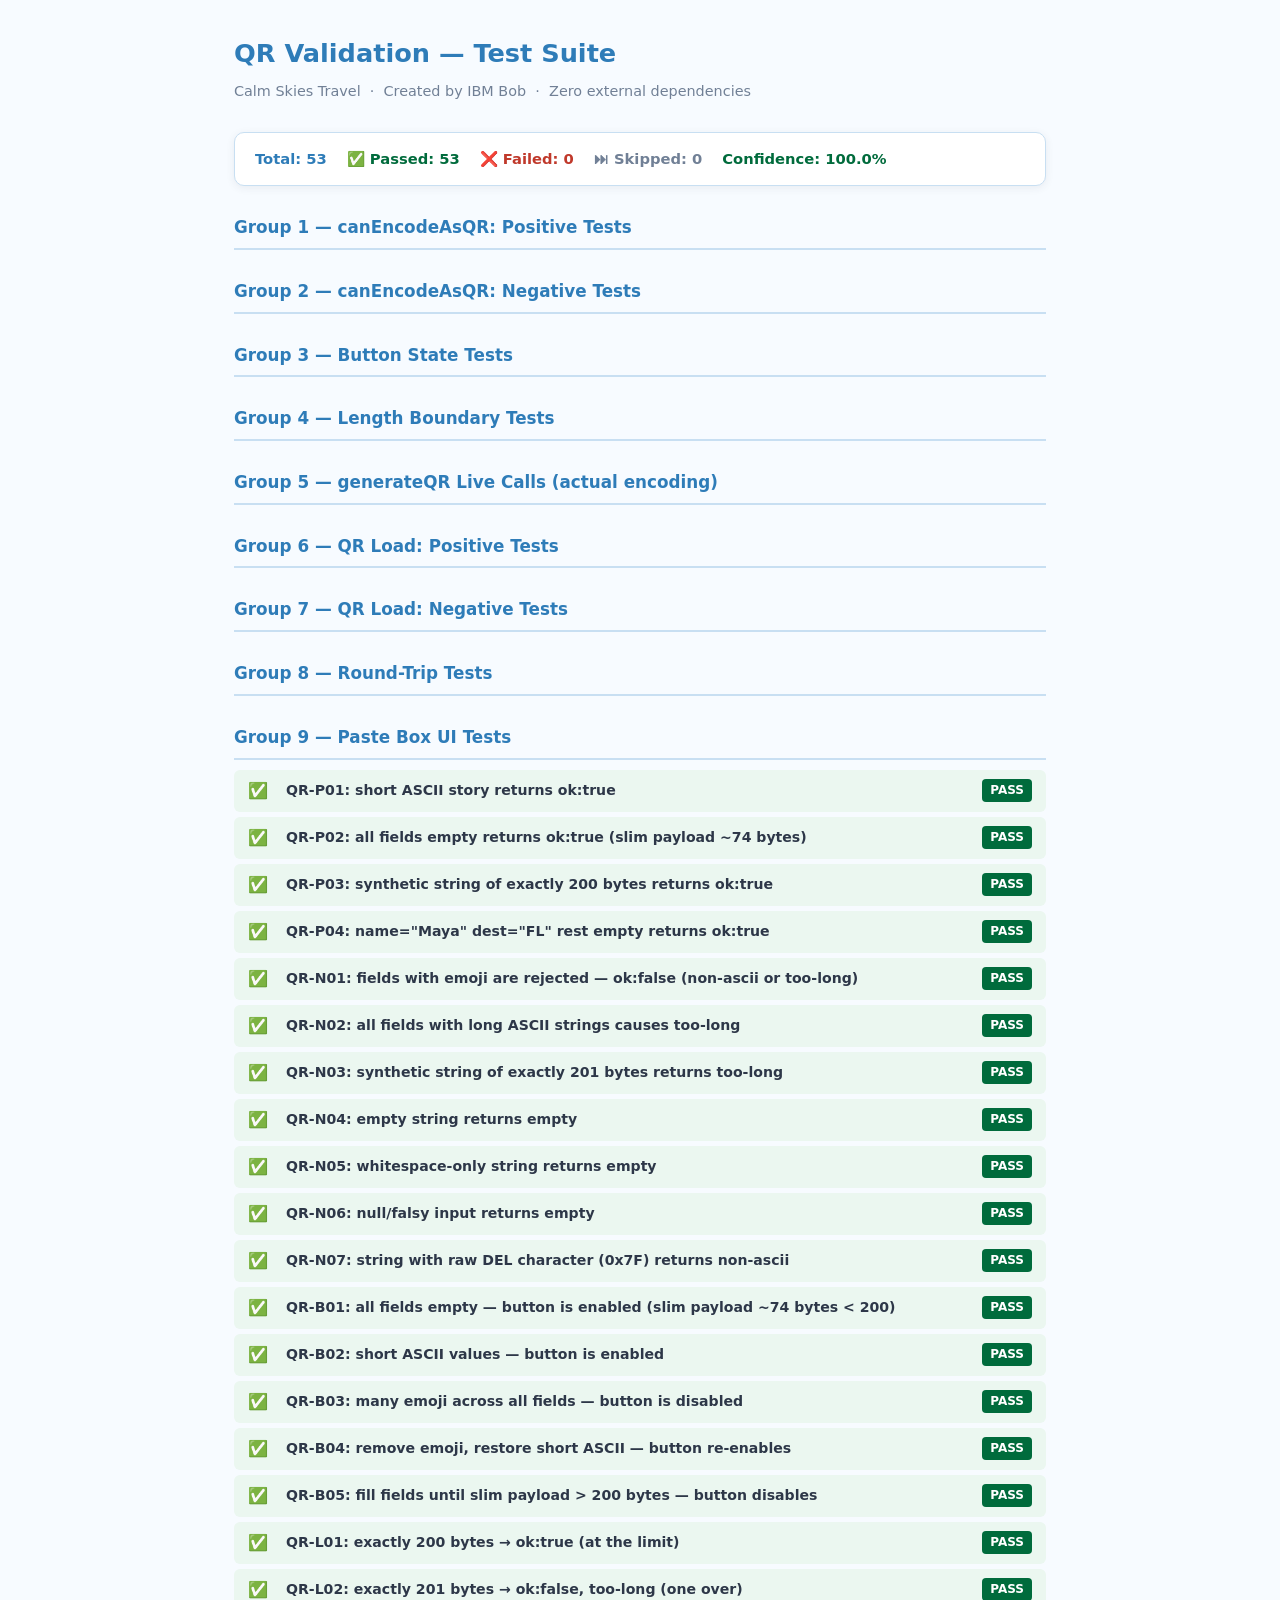
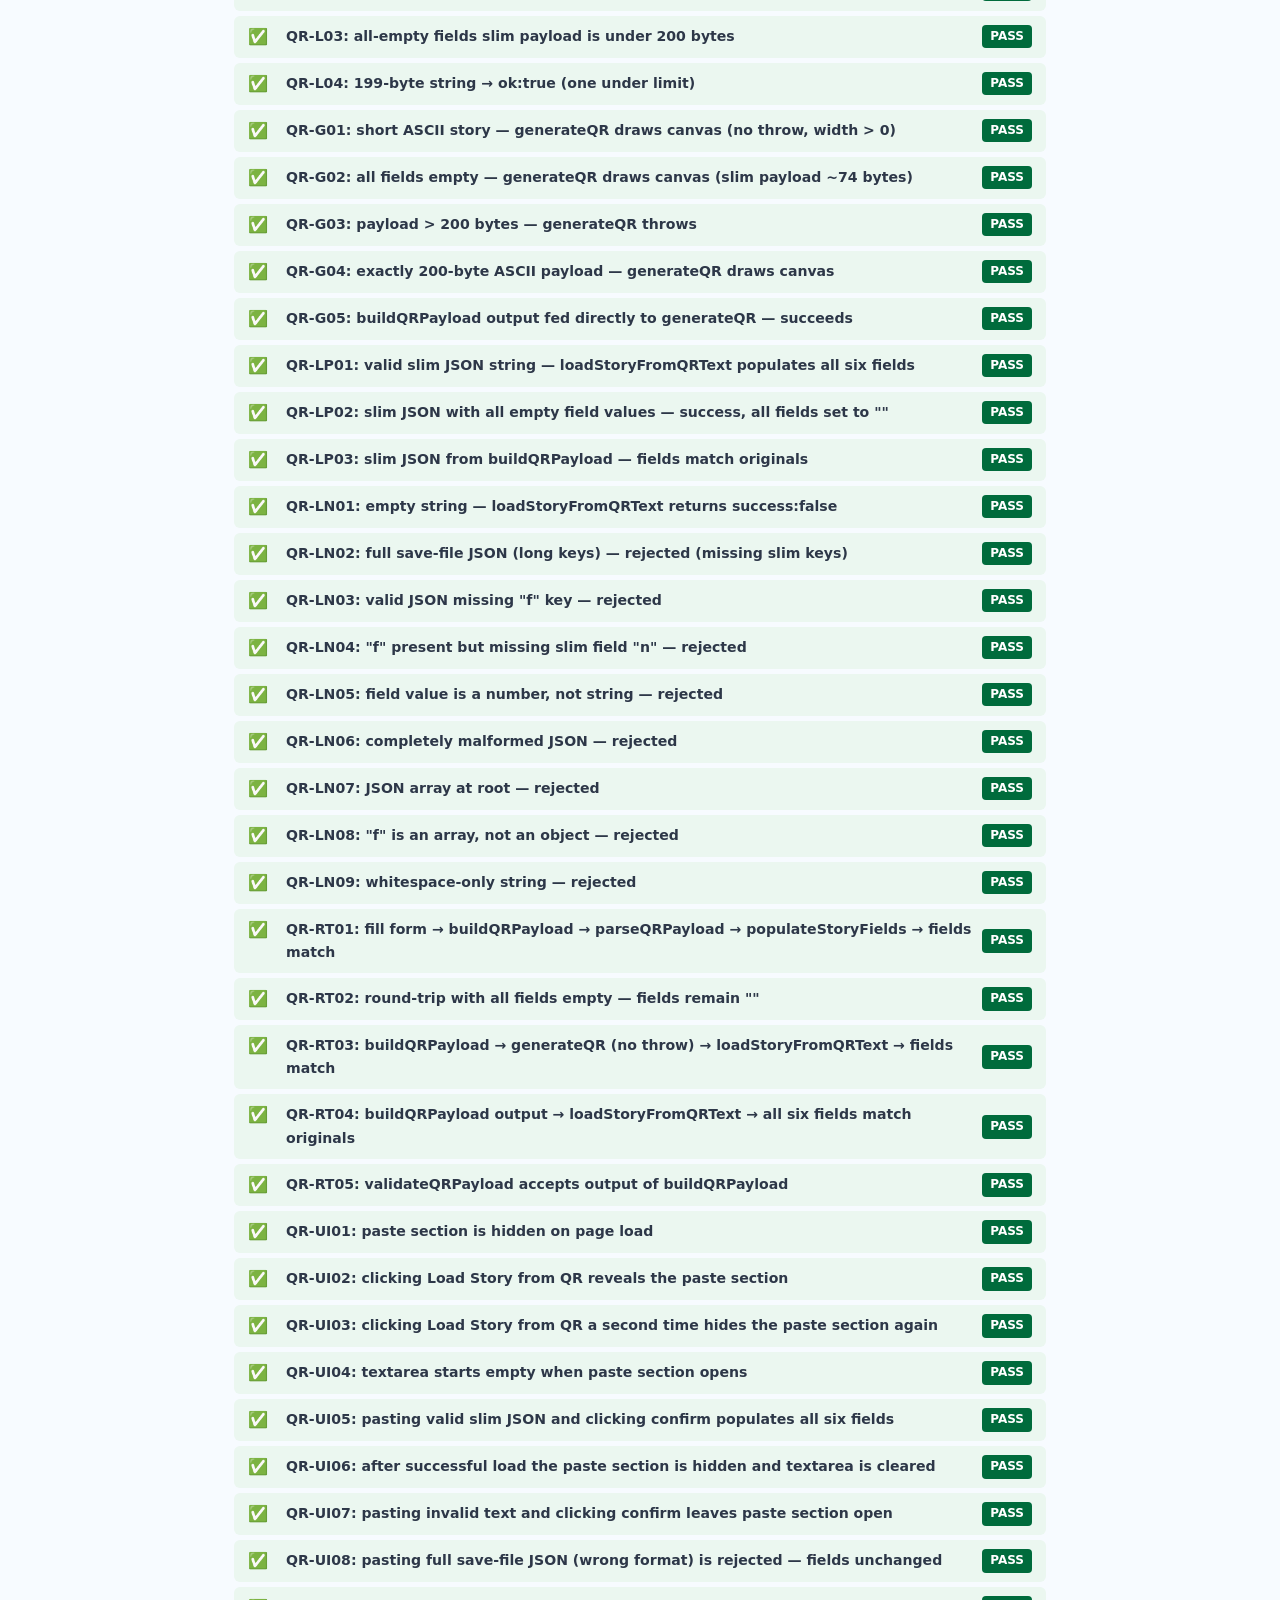
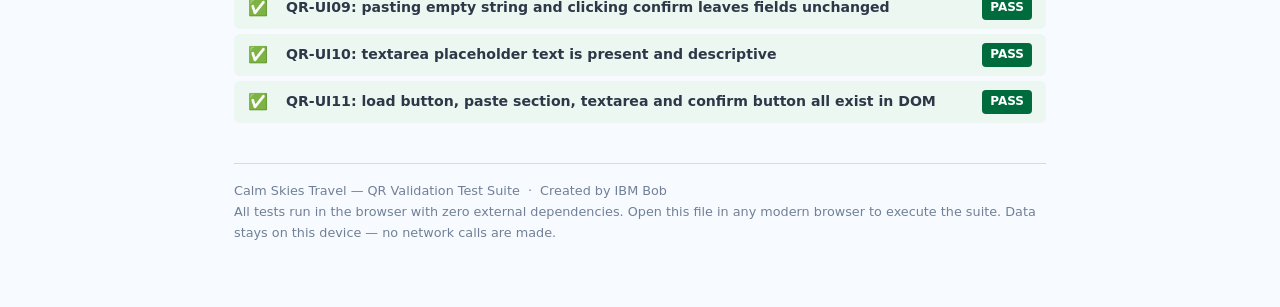
<file: qr-validation.test.html>
<!DOCTYPE html>
<html lang="en">
<head>
  <meta charset="UTF-8"/>
  <meta name="viewport" content="width=device-width, initial-scale=1"/>
  <title>QR Validation — Test Suite | Calm Skies Travel</title>
  <style>
    *, *::before, *::after { box-sizing: border-box; margin: 0; padding: 0; }
    body {
      font-family: 'Segoe UI', system-ui, sans-serif;
      font-size: 15px;
      line-height: 1.65;
      background: #F7FBFF;
      color: #2D3748;
      padding: 32px 24px 64px;
      max-width: 860px;
      margin: 0 auto;
    }
    h1 { font-size: 1.6rem; color: #2E7CB8; margin-bottom: 6px; }
    .subtitle { color: #718096; font-size: 0.9rem; margin-bottom: 28px; }
    h2 { font-size: 1.05rem; font-weight: 700; color: #2E7CB8;
         margin: 28px 0 10px; border-bottom: 2px solid #C8DFF2; padding-bottom: 6px; }

    #summary {
      display: flex; gap: 20px; flex-wrap: wrap; align-items: center;
      background: #fff; border: 1px solid #C8DFF2; border-radius: 10px;
      padding: 14px 20px; margin-bottom: 28px; box-shadow: 0 2px 8px rgba(45,55,72,.08);
    }
    .sum-item { font-size: 0.92rem; font-weight: 700; }
    .sum-pass  { color: #006B3C; }
    .sum-fail  { color: #C0392B; }
    .sum-skip  { color: #718096; }
    .sum-total { color: #2E7CB8; }
    .sum-conf  { color: #2E7CB8; }

    .test-row {
      display: grid;
      grid-template-columns: 28px 1fr auto;
      align-items: start;
      gap: 10px;
      padding: 9px 14px;
      border-radius: 6px;
      margin-bottom: 5px;
      font-size: 0.88rem;
    }
    .test-row.pass { background: #EBF7F0; }
    .test-row.fail { background: #FDF0EF; }
    .test-row.skip { background: #F3F4F6; }

    .test-icon { font-size: 1rem; line-height: 1.5; }
    .test-name { font-weight: 600; color: #2D3748; }
    .test-detail { font-size: 0.82rem; color: #718096; margin-top: 3px; font-weight: 400; }
    .test-badge {
      font-size: 0.75rem; font-weight: 700; padding: 2px 8px;
      border-radius: 4px; white-space: nowrap; align-self: center;
    }
    .test-badge.pass { background: #006B3C; color: #fff; }
    .test-badge.fail { background: #C0392B; color: #fff; }
    .test-badge.skip { background: #718096; color: #fff; }

    .footer-note {
      margin-top: 40px; font-size: 0.8rem; color: #718096;
      border-top: 1px solid #C8DFF2; padding-top: 16px;
    }

    #fixture { display: none; }
  </style>
</head>
<body>

<h1>QR Validation — Test Suite</h1>
<p class="subtitle">Calm Skies Travel &nbsp;·&nbsp; Created by IBM Bob &nbsp;·&nbsp; Zero external dependencies</p>

<div id="summary">
  <span class="sum-item sum-total">Total: <span id="s-total">–</span></span>
  <span class="sum-item sum-pass">✅ Passed: <span id="s-pass">–</span></span>
  <span class="sum-item sum-fail">❌ Failed: <span id="s-fail">–</span></span>
  <span class="sum-item sum-skip">⏭ Skipped: <span id="s-skip">–</span></span>
  <span class="sum-item sum-conf">Confidence: <span id="s-conf">–</span></span>
</div>

<div id="results"></div>

<!-- Hidden fixture DOM — simulates the Story Builder form + QR elements -->
<div id="fixture">
  <input id="sb-name"        type="text" value=""/>
  <input id="sb-visiting"    type="text" value=""/>
  <input id="sb-destination" type="text" value=""/>
  <input id="sb-comfort"     type="text" value=""/>
  <input id="sb-calm"        type="text" value=""/>
  <input id="sb-detail"      type="text" value=""/>
  <canvas id="sb-qr-canvas"></canvas>
  <button id="sb-qr-btn" type="button">Share via QR Code</button>
  <!-- QR Load UI fixture — mirrors the real page elements -->
  <button id="sb-qr-load-btn" type="button">Load Story from QR</button>
  <div id="sb-qr-paste-section" style="display:none;">
    <textarea id="sb-qr-input" placeholder='{"v":1,"t":1700000000,"f":{"n":"Maya",...}}'></textarea>
    <button id="sb-qr-load-confirm" type="button">Load Story from Pasted Text</button>
  </div>
  <span id="sb-status"></span>
</div>

<!-- storybuilder.js provides: buildQRPayload, parseQRPayload, validateQRPayload,
     collectStoryData, populateStoryFields, QR_FIELD_MAP -->
<script src="storybuilder.js"></script>

<!-- Inline QR encoder: provides generateQR and canEncodeAsQR on window -->
<script>
(function () {
  'use strict';

  /* ── Reed-Solomon GF(256) tables ── */
  var GF_EXP = new Array(512);
  var GF_LOG = new Array(256);
  (function () {
    var x = 1;
    for (var i = 0; i < 255; i++) {
      GF_EXP[i] = x;
      GF_LOG[x] = i;
      x = x << 1;
      if (x & 0x100) { x ^= 0x11d; }
    }
    for (var j = 255; j < 512; j++) { GF_EXP[j] = GF_EXP[j - 255]; }
  })();

  function gfMul(a, b) {
    if (a === 0 || b === 0) { return 0; }
    return GF_EXP[(GF_LOG[a] + GF_LOG[b]) % 255];
  }

  function rsGeneratorPoly(nec) {
    var g = [1];
    for (var i = 0; i < nec; i++) {
      var factor = [1, GF_EXP[i]];
      var result = new Array(g.length + factor.length - 1).fill(0);
      for (var j = 0; j < g.length; j++) {
        for (var k = 0; k < factor.length; k++) {
          result[j + k] ^= gfMul(g[j], factor[k]);
        }
      }
      g = result;
    }
    return g;
  }

  function rsEncode(data, nec) {
    var gen  = rsGeneratorPoly(nec);
    var msg  = data.slice();
    for (var i = 0; i < nec; i++) { msg.push(0); }
    for (var i = 0; i < data.length; i++) {
      var coef = msg[i];
      if (coef !== 0) {
        for (var j = 1; j < gen.length; j++) {
          msg[i + j] ^= gfMul(gen[j], coef);
        }
      }
    }
    return msg.slice(data.length);
  }

  function byteLength(str) {
    if (typeof TextEncoder !== 'undefined') {
      return new TextEncoder().encode(str).length;
    }
    return encodeURIComponent(str).replace(/%[0-9A-F]{2}/gi, 'x').length;
  }

  function canEncodeAsQR(text) {
    if (!text || text.trim() === '') { return { ok: false, reason: 'empty' }; }
    if (byteLength(text) > 200)     { return { ok: false, reason: 'too-long' }; }
    for (var i = 0; i < text.length; i++) {
      var c = text.charCodeAt(i);
      if (c < 0x20 || c > 0x7E) { return { ok: false, reason: 'non-ascii' }; }
    }
    return { ok: true };
  }

  var VER_TABLE = [
    null,
    [16,  10, 1,  21],
    [28,  16, 1,  25],
    [44,  26, 2,  29],
    [64,  18, 2,  33],
    [86,  24, 2,  37],
    [108, 16, 4,  41],
    [124, 18, 4,  45],
    [154, 22, 4,  49],
    [182, 22, 5,  53],
    [216, 26, 6,  57]
  ];

  function pickVersion(byteLen) {
    for (var v = 1; v <= 10; v++) {
      if (VER_TABLE[v][0] - 2 >= byteLen) { return v; }
    }
    throw new Error('Text too long for QR (max ~200 chars for v10 ECC M).');
  }

  function encodeData(text, version) {
    var bytes = [];
    for (var i = 0; i < text.length; i++) {
      var c = text.charCodeAt(i);
      if (c > 0x7e) { throw new Error('Non-ASCII character in QR data.'); }
      bytes.push(c);
    }
    var row       = VER_TABLE[version];
    var totalDC   = row[0];
    var ecPerBlk  = row[1];
    var numBlocks = row[2];
    var dataCap   = totalDC - 2;
    var bits = [];
    function pushBits(val, len) {
      for (var b = len - 1; b >= 0; b--) { bits.push((val >> b) & 1); }
    }
    pushBits(0b0100, 4);
    pushBits(bytes.length, 8);
    for (var i = 0; i < bytes.length; i++) { pushBits(bytes[i], 8); }
    pushBits(0b0000, 4);
    while (bits.length % 8 !== 0) { bits.push(0); }
    var codewords = [];
    for (var i = 0; i < bits.length; i += 8) {
      var byt = 0;
      for (var j = 0; j < 8; j++) { byt = (byt << 1) | (bits[i + j] || 0); }
      codewords.push(byt);
    }
    var pad = [0xEC, 0x11];
    while (codewords.length < dataCap) { codewords.push(pad[(codewords.length) % 2]); }
    var blkSize  = Math.floor(dataCap / numBlocks);
    var allData  = [];
    var allEC    = [];
    for (var b = 0; b < numBlocks; b++) {
      var blk = codewords.slice(b * blkSize, (b + 1) * blkSize);
      allData.push(blk);
      allEC.push(rsEncode(blk, ecPerBlk));
    }
    var final = [];
    var maxLen = Math.max.apply(null, allData.map(function(d){return d.length;}));
    for (var i = 0; i < maxLen; i++) {
      for (var b = 0; b < numBlocks; b++) {
        if (i < allData[b].length) { final.push(allData[b][i]); }
      }
    }
    for (var i = 0; i < ecPerBlk; i++) {
      for (var b = 0; b < numBlocks; b++) { final.push(allEC[b][i]); }
    }
    var rem = [0,0,7,7,7,7,7,0,0,0,0][version] || 0;
    var outBits = [];
    for (var i = 0; i < final.length; i++) {
      for (var b = 7; b >= 0; b--) { outBits.push((final[i] >> b) & 1); }
    }
    for (var i = 0; i < rem; i++) { outBits.push(0); }
    return outBits;
  }

  function buildMatrix(version, dataBits) {
    var size = VER_TABLE[version][3];
    var mat  = [];
    var func = [];
    for (var i = 0; i < size; i++) {
      mat.push(new Array(size).fill(0));
      func.push(new Array(size).fill(false));
    }
    function setModule(r, c, v, isFunc) {
      if (r < 0 || r >= size || c < 0 || c >= size) { return; }
      mat[r][c]  = v;
      if (isFunc) { func[r][c] = true; }
    }
    function finder(tr, tc) {
      for (var r = -1; r <= 7; r++) {
        for (var c = -1; c <= 7; c++) {
          var v = (r === -1 || r === 7 || c === -1 || c === 7 ||
                   (r >= 2 && r <= 4 && c >= 2 && c <= 4)) ? 1 : 0;
          setModule(tr + r, tc + c, v, true);
        }
      }
    }
    finder(0, 0);
    finder(0, size - 7);
    finder(size - 7, 0);
    for (var i = 8; i < size - 8; i++) {
      setModule(6, i, i % 2 === 0 ? 1 : 0, true);
      setModule(i, 6, i % 2 === 0 ? 1 : 0, true);
    }
    setModule(size - 8, 8, 1, true);
    var ALIGN = [null,[],[6,18],[6,22],[6,26],[6,30],[6,34],
                 [6,22,38],[6,24,42],[6,28,46],[6,32,50]];
    var positions = ALIGN[version] || [];
    for (var ai = 0; ai < positions.length; ai++) {
      for (var aj = 0; aj < positions.length; aj++) {
        var ar = positions[ai], ac = positions[aj];
        if (func[ar][ac]) { continue; }
        for (var dr = -2; dr <= 2; dr++) {
          for (var dc = -2; dc <= 2; dc++) {
            var av = (Math.abs(dr) === 2 || Math.abs(dc) === 2 ||
                     (dr === 0 && dc === 0)) ? 1 : 0;
            setModule(ar + dr, ac + dc, av, true);
          }
        }
      }
    }
    var FORMAT_MASK0 = 0b111011111000100;
    function placeFormat(fmt) {
      var bits = [];
      for (var b = 14; b >= 0; b--) { bits.push((fmt >> b) & 1); }
      var idx = 0;
      for (var i = 0; i <= 5; i++) { setModule(8, i, bits[idx++], true); }
      setModule(8, 7, bits[idx++], true);
      setModule(8, 8, bits[idx++], true);
      setModule(7, 8, bits[idx++], true);
      for (var i = 5; i >= 0; i--) { setModule(i, 8, bits[idx++], true); }
      idx = 0;
      for (var i = size - 1; i >= size - 8; i--) { setModule(8, i, bits[idx++], true); }
      for (var i = size - 7; i < size; i++)       { setModule(i, 8, bits[idx++], true); }
    }
    placeFormat(FORMAT_MASK0);
    var bitIdx = 0;
    var col = size - 1;
    var goUp = true;
    while (col > 0) {
      if (col === 6) { col--; }
      for (var rr = 0; rr < size; rr++) {
        var row = goUp ? (size - 1 - rr) : rr;
        for (var cc = 0; cc <= 1; cc++) {
          var c = col - cc;
          if (!func[row][c]) {
            var bit = bitIdx < dataBits.length ? dataBits[bitIdx++] : 0;
            mat[row][c] = bit ^ ((row + c) % 2 === 0 ? 1 : 0);
          }
        }
      }
      col -= 2;
      goUp = !goUp;
    }
    return mat;
  }

  function drawMatrix(mat, canvas, size) {
    var n    = mat.length;
    var ctx  = canvas.getContext('2d');
    var mod  = Math.floor(size / (n + 8));
    var qz   = Math.floor((size - mod * n) / 2);
    canvas.width  = size;
    canvas.height = size;
    ctx.fillStyle = '#ffffff';
    ctx.fillRect(0, 0, size, size);
    ctx.fillStyle = '#000000';
    for (var r = 0; r < n; r++) {
      for (var c = 0; c < n; c++) {
        if (mat[r][c]) {
          ctx.fillRect(qz + c * mod, qz + r * mod, mod, mod);
        }
      }
    }
  }

  window.generateQR = function (text, canvas, size) {
    var compact;
    try {
      compact = JSON.stringify(JSON.parse(text));
    } catch (e) {
      compact = text;
    }
    if (byteLength(compact) > 200) { throw new Error('QR payload exceeds 200-byte limit.'); }
    var version  = pickVersion(compact.length);
    var dataBits = encodeData(compact, version);
    var matrix   = buildMatrix(version, dataBits);
    drawMatrix(matrix, canvas, size || 200);
  };

  window.canEncodeAsQR = canEncodeAsQR;

}());
</script>

<!-- Wire updateQRButtonState for button-state tests -->
<script>
'use strict';
(function () {
  var qrBtn = document.getElementById('sb-qr-btn');
  window.updateQRButtonState = function () {
    if (!qrBtn) { return; }
    var data   = collectStoryData();
    var slim   = buildQRPayload(data);
    var result = canEncodeAsQR(slim);
    qrBtn.disabled = !result.ok;
    qrBtn.title = result.ok ? '' :
      result.reason === 'too-long'  ? 'QR unavailable — story text is too long (200-byte limit)' :
      result.reason === 'non-ascii' ? 'QR unavailable — text contains unsupported characters' :
                                      'QR unavailable';
  };

  window.loadStoryFromQRText = function (text) {
    if (!text || !text.trim()) {
      return { success: false, reason: 'No text provided.' };
    }
    var data = parseQRPayload(text);
    if (!data) {
      return { success: false, reason: 'Not a valid Calm Skies QR payload.' };
    }
    return populateStoryFields(data, document, function () {});
  };
}());
</script>

<script>
'use strict';

/* ══════════════════════════════════════════════════════════════════
   TINY TEST HARNESS
══════════════════════════════════════════════════════════════════ */
var results = [];

function pass(name, detail) { results.push({ status: 'pass', name: name, detail: detail || '' }); }
function fail(name, detail) { results.push({ status: 'fail', name: name, detail: detail || '' }); }
function skip(name, detail) { results.push({ status: 'skip', name: name, detail: detail || '' }); }

function assertEqual(actual, expected, label) {
  if (actual === expected) { return true; }
  throw new Error(label + ' — expected ' + JSON.stringify(expected) + ', got ' + JSON.stringify(actual));
}
function assertTrue(value, label) {
  if (value) { return true; }
  throw new Error(label + ' — expected truthy, got ' + JSON.stringify(value));
}
function assertFalse(value, label) {
  if (!value) { return true; }
  throw new Error(label + ' — expected falsy, got ' + JSON.stringify(value));
}
function assertContains(str, sub, label) {
  if (typeof str === 'string' && str.indexOf(sub) !== -1) { return true; }
  throw new Error(label + ' — expected "' + str + '" to contain "' + sub + '"');
}

function test(name, fn) {
  try { fn(); pass(name); } catch (e) { fail(name, e.message); }
}

/* ══════════════════════════════════════════════════════════════════
   HELPERS
══════════════════════════════════════════════════════════════════ */

function setField(id, value) {
  var el = document.getElementById(id);
  if (el) { el.value = value; }
}

function fireInput(id) {
  var el = document.getElementById(id);
  if (el) { el.dispatchEvent(new Event('input', { bubbles: true })); }
}

function clearAllFields() {
  ['sb-name','sb-visiting','sb-destination','sb-comfort','sb-calm','sb-detail']
    .forEach(function (id) { setField(id, ''); });
}

function fillAllFields() {
  setField('sb-name',        'Maya');
  setField('sb-visiting',    'Grandma');
  setField('sb-destination', 'Florida');
  setField('sb-comfort',     'blue blanket');
  setField('sb-calm',        'squeeze fidget');
  setField('sb-detail',      'pool swim');
}

/* Build a synthetic all-ASCII string of exactly n bytes */
function asciiString(n) {
  var s = '';
  for (var i = 0; i < n; i++) { s += 'A'; }
  return s;
}

/* ══════════════════════════════════════════════════════════════════
   GROUP 1 — canEncodeAsQR: Positive Tests
══════════════════════════════════════════════════════════════════ */
document.getElementById('results').insertAdjacentHTML('beforeend',
  '<h2>Group 1 — canEncodeAsQR: Positive Tests</h2>');

test('QR-P01: short ASCII story returns ok:true', function () {
  clearAllFields();
  fillAllFields();
  var slim = buildQRPayload(collectStoryData());
  var r = canEncodeAsQR(slim);
  assertTrue(r.ok, 'ok should be true');
});

test('QR-P02: all fields empty returns ok:true (slim payload ~74 bytes)', function () {
  clearAllFields();
  var slim = buildQRPayload(collectStoryData());
  var r = canEncodeAsQR(slim);
  assertTrue(r.ok, 'ok should be true for empty fields');
});

test('QR-P03: synthetic string of exactly 200 bytes returns ok:true', function () {
  var s = asciiString(200);
  var r = canEncodeAsQR(s);
  assertTrue(r.ok, '200-byte string should be ok');
});

test('QR-P04: name="Maya" dest="FL" rest empty returns ok:true', function () {
  clearAllFields();
  setField('sb-name', 'Maya');
  setField('sb-destination', 'FL');
  var slim = buildQRPayload(collectStoryData());
  var r = canEncodeAsQR(slim);
  assertTrue(r.ok, 'minimal story should be ok');
});

/* ══════════════════════════════════════════════════════════════════
   GROUP 2 — canEncodeAsQR: Negative Tests
══════════════════════════════════════════════════════════════════ */
document.getElementById('results').insertAdjacentHTML('beforeend',
  '<h2>Group 2 — canEncodeAsQR: Negative Tests</h2>');

test('QR-N01: fields with emoji are rejected — ok:false (non-ascii or too-long)', function () {
  clearAllFields();
  /* Emoji in field values make the QR unencodable.
     JSON.stringify may embed raw surrogates (non-ascii) or escape them as \uXXXX (too-long).
     Either way canEncodeAsQR returns ok:false — the button is disabled.
     We test that ok is false and reason is one of the two valid rejection codes. */
  var manyEmoji = '\uD83D\uDE00\uD83D\uDE00\uD83D\uDE00\uD83D\uDE00\uD83D\uDE00'; /* 5 emoji */
  setField('sb-name',        manyEmoji);
  setField('sb-visiting',    manyEmoji);
  setField('sb-destination', manyEmoji);
  setField('sb-comfort',     manyEmoji);
  setField('sb-calm',        manyEmoji);
  setField('sb-detail',      manyEmoji);
  var slim = buildQRPayload(collectStoryData());
  var r = canEncodeAsQR(slim);
  assertFalse(r.ok, 'emoji fields must not be ok');
  assertTrue(r.reason === 'too-long' || r.reason === 'non-ascii',
    'reason should be too-long or non-ascii, got: ' + r.reason);
});

test('QR-N02: all fields with long ASCII strings causes too-long', function () {
  clearAllFields();
  /* 30 chars × 6 fields = 180 chars of field content + ~74 overhead > 200 */
  var long = 'ABCDEFGHIJKLMNOPQRSTUVWXYZ1234';
  setField('sb-name',        long);
  setField('sb-visiting',    long);
  setField('sb-destination', long);
  setField('sb-comfort',     long);
  setField('sb-calm',        long);
  setField('sb-detail',      long);
  var slim = buildQRPayload(collectStoryData());
  var r = canEncodeAsQR(slim);
  assertFalse(r.ok, 'overlong payload should not be ok');
  assertEqual(r.reason, 'too-long', 'reason should be too-long');
});

test('QR-N03: synthetic string of exactly 201 bytes returns too-long', function () {
  var s = asciiString(201);
  var r = canEncodeAsQR(s);
  assertFalse(r.ok, '201-byte string should not be ok');
  assertEqual(r.reason, 'too-long', 'reason should be too-long');
});

test('QR-N04: empty string returns empty', function () {
  var r = canEncodeAsQR('');
  assertFalse(r.ok, 'empty string should not be ok');
  assertEqual(r.reason, 'empty', 'reason should be empty');
});

test('QR-N05: whitespace-only string returns empty', function () {
  var r = canEncodeAsQR('   ');
  assertFalse(r.ok, 'whitespace string should not be ok');
  assertEqual(r.reason, 'empty', 'reason should be empty');
});

test('QR-N06: null/falsy input returns empty', function () {
  var r = canEncodeAsQR(null);
  assertFalse(r.ok, 'null should not be ok');
  assertEqual(r.reason, 'empty', 'reason should be empty');
});

test('QR-N07: string with raw DEL character (0x7F) returns non-ascii', function () {
  var s = 'hello\x7Fworld'; /* DEL = 0x7F, just above printable range */
  var r = canEncodeAsQR(s);
  assertFalse(r.ok, 'DEL char should not be ok');
  assertEqual(r.reason, 'non-ascii', 'reason should be non-ascii');
});

/* ══════════════════════════════════════════════════════════════════
   GROUP 3 — Button State Tests
══════════════════════════════════════════════════════════════════ */
document.getElementById('results').insertAdjacentHTML('beforeend',
  '<h2>Group 3 — Button State Tests</h2>');

test('QR-B01: all fields empty — button is enabled (slim payload ~74 bytes < 200)', function () {
  clearAllFields();
  updateQRButtonState();
  var btn = document.getElementById('sb-qr-btn');
  assertFalse(btn.disabled, 'button should be enabled when fields are empty');
});

test('QR-B02: short ASCII values — button is enabled', function () {
  clearAllFields();
  fillAllFields();
  updateQRButtonState();
  var btn = document.getElementById('sb-qr-btn');
  assertFalse(btn.disabled, 'button should be enabled for short ASCII story');
});

test('QR-B03: many emoji across all fields — button is disabled', function () {
  clearAllFields();
  /* Many emoji inflate the slim JSON well past 200 bytes */
  var manyEmoji = '\uD83D\uDE00\uD83D\uDE00\uD83D\uDE00\uD83D\uDE00\uD83D\uDE00';
  setField('sb-name',        manyEmoji);
  setField('sb-visiting',    manyEmoji);
  setField('sb-destination', manyEmoji);
  setField('sb-comfort',     manyEmoji);
  setField('sb-calm',        manyEmoji);
  setField('sb-detail',      manyEmoji);
  updateQRButtonState();
  var btn = document.getElementById('sb-qr-btn');
  assertTrue(btn.disabled, 'button should be disabled when payload > 200 bytes due to emoji');
});

test('QR-B04: remove emoji, restore short ASCII — button re-enables', function () {
  clearAllFields();
  var manyEmoji = '\uD83D\uDE00\uD83D\uDE00\uD83D\uDE00\uD83D\uDE00\uD83D\uDE00';
  setField('sb-name',        manyEmoji);
  setField('sb-visiting',    manyEmoji);
  setField('sb-destination', manyEmoji);
  setField('sb-comfort',     manyEmoji);
  setField('sb-calm',        manyEmoji);
  setField('sb-detail',      manyEmoji);
  updateQRButtonState();
  var btn = document.getElementById('sb-qr-btn');
  assertTrue(btn.disabled, 'button disabled with many emoji');
  clearAllFields();
  fillAllFields(); /* short ASCII */
  updateQRButtonState();
  assertFalse(btn.disabled, 'button re-enabled after restoring short ASCII');
  clearAllFields();
});

test('QR-B05: fill fields until slim payload > 200 bytes — button disables', function () {
  clearAllFields();
  /* 30-char × 6 fields pushes well past 200 */
  var long = 'ABCDEFGHIJKLMNOPQRSTUVWXYZ1234';
  setField('sb-name',        long);
  setField('sb-visiting',    long);
  setField('sb-destination', long);
  setField('sb-comfort',     long);
  setField('sb-calm',        long);
  setField('sb-detail',      long);
  updateQRButtonState();
  var btn = document.getElementById('sb-qr-btn');
  assertTrue(btn.disabled, 'button should be disabled when payload > 200 bytes');
  clearAllFields();
});

/* ══════════════════════════════════════════════════════════════════
   GROUP 4 — Length Boundary Tests
══════════════════════════════════════════════════════════════════ */
document.getElementById('results').insertAdjacentHTML('beforeend',
  '<h2>Group 4 — Length Boundary Tests</h2>');

test('QR-L01: exactly 200 bytes → ok:true (at the limit)', function () {
  var s = asciiString(200);
  var r = canEncodeAsQR(s);
  assertTrue(r.ok, '200-byte string should pass');
});

test('QR-L02: exactly 201 bytes → ok:false, too-long (one over)', function () {
  var s = asciiString(201);
  var r = canEncodeAsQR(s);
  assertFalse(r.ok, '201-byte string should fail');
  assertEqual(r.reason, 'too-long', 'reason should be too-long');
});

test('QR-L03: all-empty fields slim payload is under 200 bytes', function () {
  clearAllFields();
  var slim = buildQRPayload(collectStoryData());
  /* Measure byte length using TextEncoder or encodeURIComponent */
  var len;
  if (typeof TextEncoder !== 'undefined') {
    len = new TextEncoder().encode(slim).length;
  } else {
    len = encodeURIComponent(slim).replace(/%[0-9A-F]{2}/gi, 'x').length;
  }
  assertTrue(len < 200, 'all-empty slim payload (' + len + ' bytes) should be < 200');
  assertTrue(len > 60,  'all-empty slim payload should be > 60 bytes (sanity check)');
});

test('QR-L04: 199-byte string → ok:true (one under limit)', function () {
  var s = asciiString(199);
  var r = canEncodeAsQR(s);
  assertTrue(r.ok, '199-byte string should pass');
});

/* ══════════════════════════════════════════════════════════════════
   GROUP 5 — generateQR Live Calls
══════════════════════════════════════════════════════════════════ */
document.getElementById('results').insertAdjacentHTML('beforeend',
  '<h2>Group 5 — generateQR Live Calls (actual encoding)</h2>');

test('QR-G01: short ASCII story — generateQR draws canvas (no throw, width > 0)', function () {
  clearAllFields();
  fillAllFields();
  var slim   = buildQRPayload(collectStoryData());
  var canvas = document.getElementById('sb-qr-canvas');
  canvas.width = 0; /* reset */
  generateQR(slim, canvas, 200);
  assertTrue(canvas.width > 0, 'canvas.width should be > 0 after successful encode');
});

test('QR-G02: all fields empty — generateQR draws canvas (slim payload ~74 bytes)', function () {
  clearAllFields();
  var slim   = buildQRPayload(collectStoryData());
  var canvas = document.getElementById('sb-qr-canvas');
  canvas.width = 0;
  generateQR(slim, canvas, 200);
  assertTrue(canvas.width > 0, 'canvas.width should be > 0 for empty-field story');
});

test('QR-G03: payload > 200 bytes — generateQR throws', function () {
  var overlong = asciiString(201); /* pure ASCII but over 200 bytes */
  var canvas   = document.getElementById('sb-qr-canvas');
  var threw = false;
  try {
    generateQR(overlong, canvas, 200);
  } catch (e) {
    threw = true;
  }
  assertTrue(threw, 'generateQR should throw for 201-byte payload');
});

test('QR-G04: exactly 200-byte ASCII payload — generateQR draws canvas', function () {
  var s      = asciiString(200);
  var canvas = document.getElementById('sb-qr-canvas');
  canvas.width = 0;
  generateQR(s, canvas, 200);
  assertTrue(canvas.width > 0, 'canvas should be drawn for 200-byte payload');
});

test('QR-G05: buildQRPayload output fed directly to generateQR — succeeds', function () {
  clearAllFields();
  setField('sb-name', 'Sam');
  setField('sb-destination', 'NYC');
  var slim   = buildQRPayload(collectStoryData());
  var canvas = document.getElementById('sb-qr-canvas');
  canvas.width = 0;
  var threw = false;
  try { generateQR(slim, canvas, 200); } catch (e) { threw = true; }
  assertFalse(threw, 'generateQR should not throw for valid slim payload');
  assertTrue(canvas.width > 0, 'canvas should be drawn');
  clearAllFields();
});

/* ══════════════════════════════════════════════════════════════════
   GROUP 6 — QR Load: Positive Tests
══════════════════════════════════════════════════════════════════ */
document.getElementById('results').insertAdjacentHTML('beforeend',
  '<h2>Group 6 — QR Load: Positive Tests</h2>');

test('QR-LP01: valid slim JSON string — loadStoryFromQRText populates all six fields', function () {
  clearAllFields();
  var slim = '{"v":1,"t":1700000000,"f":{"n":"Jordan","vi":"Uncle Bob","d":"Chicago","co":"lion","ca":"hum","de":"pizza"}}';
  var r = loadStoryFromQRText(slim);
  assertTrue(r.success, 'success should be true');
  assertEqual(document.getElementById('sb-name').value,        'Jordan',    'name populated');
  assertEqual(document.getElementById('sb-visiting').value,    'Uncle Bob', 'visiting populated');
  assertEqual(document.getElementById('sb-destination').value, 'Chicago',   'destination populated');
  assertEqual(document.getElementById('sb-comfort').value,     'lion',      'comfort populated');
  assertEqual(document.getElementById('sb-calm').value,        'hum',       'calm populated');
  assertEqual(document.getElementById('sb-detail').value,      'pizza',     'detail populated');
  clearAllFields();
});

test('QR-LP02: slim JSON with all empty field values — success, all fields set to ""', function () {
  fillAllFields(); /* pre-fill to prove they get cleared */
  var slim = '{"v":1,"t":1700000000,"f":{"n":"","vi":"","d":"","co":"","ca":"","de":""}}';
  var r = loadStoryFromQRText(slim);
  assertTrue(r.success, 'success should be true for all-empty slim JSON');
  assertEqual(document.getElementById('sb-name').value,        '', 'name cleared');
  assertEqual(document.getElementById('sb-destination').value, '', 'destination cleared');
  clearAllFields();
});

test('QR-LP03: slim JSON from buildQRPayload — fields match originals', function () {
  clearAllFields();
  fillAllFields();
  var slim = buildQRPayload(collectStoryData());
  clearAllFields(); /* wipe fields before loading */
  var r = loadStoryFromQRText(slim);
  assertTrue(r.success, 'success should be true');
  assertEqual(document.getElementById('sb-name').value,        'Maya',            'name matches');
  assertEqual(document.getElementById('sb-visiting').value,    'Grandma',         'visiting matches');
  assertEqual(document.getElementById('sb-destination').value, 'Florida',         'destination matches');
  assertEqual(document.getElementById('sb-comfort').value,     'blue blanket',    'comfort matches');
  assertEqual(document.getElementById('sb-calm').value,        'squeeze fidget',  'calm matches');
  assertEqual(document.getElementById('sb-detail').value,      'pool swim',       'detail matches');
  clearAllFields();
});

/* ══════════════════════════════════════════════════════════════════
   GROUP 7 — QR Load: Negative Tests
══════════════════════════════════════════════════════════════════ */
document.getElementById('results').insertAdjacentHTML('beforeend',
  '<h2>Group 7 — QR Load: Negative Tests</h2>');

test('QR-LN01: empty string — loadStoryFromQRText returns success:false', function () {
  var r = loadStoryFromQRText('');
  assertFalse(r.success, 'empty string should fail');
});

test('QR-LN02: full save-file JSON (long keys) — rejected (missing slim keys)', function () {
  clearAllFields();
  var fullJson = '{"schemaVersion":1,"savedAt":"2024-01-01T00:00:00.000Z","fields":{"name":"Maya","visiting":"Grandma","destination":"Florida","comfort":"blanket","calm":"breathe","detail":"pool"}}';
  var r = loadStoryFromQRText(fullJson);
  assertFalse(r.success, 'full save-file JSON should be rejected — wrong format');
  /* Fields should not have changed */
  assertEqual(document.getElementById('sb-name').value, '', 'fields should be unchanged');
});

test('QR-LN03: valid JSON missing "f" key — rejected', function () {
  var r = loadStoryFromQRText('{"v":1,"t":1700000000}');
  assertFalse(r.success, 'missing "f" key should be rejected');
});

test('QR-LN04: "f" present but missing slim field "n" — rejected', function () {
  var r = loadStoryFromQRText('{"v":1,"t":1700000000,"f":{"vi":"G","d":"F","co":"B","ca":"C","de":"D"}}');
  assertFalse(r.success, 'missing slim field "n" should be rejected');
});

test('QR-LN05: field value is a number, not string — rejected', function () {
  var r = loadStoryFromQRText('{"v":1,"t":1700000000,"f":{"n":42,"vi":"G","d":"F","co":"B","ca":"C","de":"D"}}');
  assertFalse(r.success, 'number field value should be rejected');
});

test('QR-LN06: completely malformed JSON — rejected', function () {
  clearAllFields();
  setField('sb-name', 'ShouldNotChange');
  var r = loadStoryFromQRText('{bad json!!!}');
  assertFalse(r.success, 'malformed JSON should be rejected');
  assertEqual(document.getElementById('sb-name').value, 'ShouldNotChange', 'fields unchanged');
  clearAllFields();
});

test('QR-LN07: JSON array at root — rejected', function () {
  var r = loadStoryFromQRText('[1, 2, 3]');
  assertFalse(r.success, 'array at root should be rejected');
});

test('QR-LN08: "f" is an array, not an object — rejected', function () {
  var r = loadStoryFromQRText('{"v":1,"t":1700000000,"f":["n","vi","d","co","ca","de"]}');
  assertFalse(r.success, '"f" as array should be rejected');
});

test('QR-LN09: whitespace-only string — rejected', function () {
  var r = loadStoryFromQRText('   ');
  assertFalse(r.success, 'whitespace-only should be rejected');
});

/* ══════════════════════════════════════════════════════════════════
   GROUP 8 — Round-Trip Tests
══════════════════════════════════════════════════════════════════ */
document.getElementById('results').insertAdjacentHTML('beforeend',
  '<h2>Group 8 — Round-Trip Tests</h2>');

test('QR-RT01: fill form → buildQRPayload → parseQRPayload → populateStoryFields → fields match', function () {
  clearAllFields();
  fillAllFields();
  var slim   = buildQRPayload(collectStoryData());
  var parsed = parseQRPayload(slim);
  assertTrue(parsed !== null, 'parseQRPayload should not return null');
  clearAllFields();
  var r = populateStoryFields(parsed);
  assertTrue(r.success, 'populateStoryFields should succeed');
  assertEqual(document.getElementById('sb-name').value,        'Maya',           'name round-trips');
  assertEqual(document.getElementById('sb-visiting').value,    'Grandma',        'visiting round-trips');
  assertEqual(document.getElementById('sb-destination').value, 'Florida',        'destination round-trips');
  assertEqual(document.getElementById('sb-comfort').value,     'blue blanket',   'comfort round-trips');
  assertEqual(document.getElementById('sb-calm').value,        'squeeze fidget', 'calm round-trips');
  assertEqual(document.getElementById('sb-detail').value,      'pool swim',      'detail round-trips');
  clearAllFields();
});

test('QR-RT02: round-trip with all fields empty — fields remain ""', function () {
  fillAllFields();
  clearAllFields();
  var slim   = buildQRPayload(collectStoryData());
  var parsed = parseQRPayload(slim);
  assertTrue(parsed !== null, 'parsed should not be null');
  var r = populateStoryFields(parsed);
  assertTrue(r.success, 'populateStoryFields should succeed');
  assertEqual(document.getElementById('sb-name').value,        '', 'name empty after round-trip');
  assertEqual(document.getElementById('sb-destination').value, '', 'destination empty after round-trip');
});

test('QR-RT03: buildQRPayload → generateQR (no throw) → loadStoryFromQRText → fields match', function () {
  clearAllFields();
  setField('sb-name',        'Sam');
  setField('sb-visiting',    'Dad');
  setField('sb-destination', 'Boston');
  setField('sb-comfort',     'bear');
  setField('sb-calm',        'count');
  setField('sb-detail',      'lobster');
  var slim   = buildQRPayload(collectStoryData());
  var canvas = document.getElementById('sb-qr-canvas');
  canvas.width = 0;
  /* Step 1: encode to canvas */
  var threw = false;
  try { generateQR(slim, canvas, 200); } catch (e) { threw = true; }
  assertFalse(threw, 'generateQR should not throw');
  assertTrue(canvas.width > 0, 'canvas should be drawn');
  /* Step 2: load from same slim string */
  clearAllFields();
  var r = loadStoryFromQRText(slim);
  assertTrue(r.success, 'loadStoryFromQRText should succeed');
  assertEqual(document.getElementById('sb-name').value,        'Sam',     'name matches after full pipeline');
  assertEqual(document.getElementById('sb-destination').value, 'Boston',  'destination matches');
  clearAllFields();
});

test('QR-RT04: buildQRPayload output → loadStoryFromQRText → all six fields match originals', function () {
  clearAllFields();
  setField('sb-name',        'Zoe');
  setField('sb-visiting',    'Abuelo');
  setField('sb-destination', 'Texas');
  setField('sb-comfort',     'blanket');
  setField('sb-calm',        'breathe');
  setField('sb-detail',      'tacos');
  var slim = buildQRPayload(collectStoryData());
  clearAllFields();
  var r = loadStoryFromQRText(slim);
  assertTrue(r.success, 'success should be true');
  assertEqual(document.getElementById('sb-name').value,        'Zoe',     'name');
  assertEqual(document.getElementById('sb-visiting').value,    'Abuelo',  'visiting');
  assertEqual(document.getElementById('sb-destination').value, 'Texas',   'destination');
  assertEqual(document.getElementById('sb-comfort').value,     'blanket', 'comfort');
  assertEqual(document.getElementById('sb-calm').value,        'breathe', 'calm');
  assertEqual(document.getElementById('sb-detail').value,      'tacos',   'detail');
  clearAllFields();
});

test('QR-RT05: validateQRPayload accepts output of buildQRPayload', function () {
  clearAllFields();
  fillAllFields();
  var slim   = buildQRPayload(collectStoryData());
  var parsed = JSON.parse(slim);
  var v = validateQRPayload(parsed);
  assertTrue(v.valid, 'validateQRPayload should accept buildQRPayload output');
  assertEqual(v.reason, 'ok', 'reason should be ok');
  clearAllFields();
});

/* ══════════════════════════════════════════════════════════════════
   GROUP 9 — Paste Box UI Tests
   Tests the #sb-qr-load-btn toggle and the #sb-qr-paste-section
   textarea confirm flow — the inline paste box on the left column.
══════════════════════════════════════════════════════════════════ */
document.getElementById('results').insertAdjacentHTML('beforeend',
  '<h2>Group 9 — Paste Box UI Tests</h2>');

/* Wire the toggle and confirm buttons in the fixture the same way index.html does */
(function () {
  var loadBtn     = document.getElementById('sb-qr-load-btn');
  var pasteSection = document.getElementById('sb-qr-paste-section');
  var confirmBtn  = document.getElementById('sb-qr-load-confirm');
  var statusEl    = document.getElementById('sb-status');

  function showStatusFixture(msg) {
    if (statusEl) { statusEl.textContent = msg; }
  }

  if (loadBtn && pasteSection) {
    loadBtn.addEventListener('click', function () {
      pasteSection.style.display = pasteSection.style.display === 'none' ? 'block' : 'none';
    });
  }

  if (confirmBtn) {
    confirmBtn.addEventListener('click', function () {
      var input  = document.getElementById('sb-qr-input');
      var text   = input ? input.value : '';
      var result = loadStoryFromQRText(text);
      if (result.success) {
        showStatusFixture('Story loaded from QR!');
        if (pasteSection) { pasteSection.style.display = 'none'; }
        if (input) { input.value = ''; }
      } else {
        showStatusFixture('Not a valid Calm Skies QR code.');
      }
    });
  }
}());

test('QR-UI01: paste section is hidden on page load', function () {
  var section = document.getElementById('sb-qr-paste-section');
  assertEqual(section.style.display, 'none', 'paste section starts hidden');
});

test('QR-UI02: clicking Load Story from QR reveals the paste section', function () {
  var loadBtn = document.getElementById('sb-qr-load-btn');
  var section = document.getElementById('sb-qr-paste-section');
  section.style.display = 'none'; /* ensure hidden first */
  loadBtn.click();
  assertEqual(section.style.display, 'block', 'paste section is visible after click');
  section.style.display = 'none'; /* reset */
});

test('QR-UI03: clicking Load Story from QR a second time hides the paste section again', function () {
  var loadBtn = document.getElementById('sb-qr-load-btn');
  var section = document.getElementById('sb-qr-paste-section');
  section.style.display = 'none';
  loadBtn.click(); /* open */
  loadBtn.click(); /* close */
  assertEqual(section.style.display, 'none', 'paste section hidden after second click');
});

test('QR-UI04: textarea starts empty when paste section opens', function () {
  var input = document.getElementById('sb-qr-input');
  input.value = ''; /* ensure clean */
  assertEqual(input.value, '', 'textarea is empty before any paste');
});

test('QR-UI05: pasting valid slim JSON and clicking confirm populates all six fields', function () {
  clearAllFields();
  var slim  = '{"v":1,"t":1700000000,"f":{"n":"Aria","vi":"Nana","d":"Seattle","co":"bunny","ca":"hum","de":"ferry"}}';
  var input = document.getElementById('sb-qr-input');
  var confirmBtn = document.getElementById('sb-qr-load-confirm');
  var section    = document.getElementById('sb-qr-paste-section');
  section.style.display = 'block';
  input.value = slim;
  confirmBtn.click();
  assertEqual(document.getElementById('sb-name').value,        'Aria',    'name populated via confirm');
  assertEqual(document.getElementById('sb-visiting').value,    'Nana',    'visiting populated');
  assertEqual(document.getElementById('sb-destination').value, 'Seattle', 'destination populated');
  assertEqual(document.getElementById('sb-comfort').value,     'bunny',   'comfort populated');
  assertEqual(document.getElementById('sb-calm').value,        'hum',     'calm populated');
  assertEqual(document.getElementById('sb-detail').value,      'ferry',   'detail populated');
  clearAllFields();
});

test('QR-UI06: after successful load the paste section is hidden and textarea is cleared', function () {
  var slim  = '{"v":1,"t":1700000000,"f":{"n":"Leo","vi":"Opa","d":"Denver","co":"blanket","ca":"breathe","de":"mountains"}}';
  var input = document.getElementById('sb-qr-input');
  var confirmBtn = document.getElementById('sb-qr-load-confirm');
  var section    = document.getElementById('sb-qr-paste-section');
  section.style.display = 'block';
  input.value = slim;
  confirmBtn.click();
  assertEqual(section.style.display, 'none',  'paste section hidden after successful load');
  assertEqual(input.value,           '',       'textarea cleared after successful load');
  clearAllFields();
});

test('QR-UI07: pasting invalid text and clicking confirm leaves paste section open', function () {
  var input      = document.getElementById('sb-qr-input');
  var confirmBtn = document.getElementById('sb-qr-load-confirm');
  var section    = document.getElementById('sb-qr-paste-section');
  section.style.display = 'block';
  input.value = '{this is not valid json}';
  confirmBtn.click();
  assertEqual(section.style.display, 'block', 'paste section stays open on bad input');
  input.value = '';
  section.style.display = 'none'; /* reset */
});

test('QR-UI08: pasting full save-file JSON (wrong format) is rejected — fields unchanged', function () {
  clearAllFields();
  var fullJson = '{"schemaVersion":1,"savedAt":"2024-01-01T00:00:00.000Z","fields":{"name":"Maya","visiting":"Grandma","destination":"Florida","comfort":"blanket","calm":"breathe","detail":"pool"}}';
  var input      = document.getElementById('sb-qr-input');
  var confirmBtn = document.getElementById('sb-qr-load-confirm');
  var section    = document.getElementById('sb-qr-paste-section');
  section.style.display = 'block';
  input.value = fullJson;
  confirmBtn.click();
  assertEqual(document.getElementById('sb-name').value, '', 'fields unchanged after bad paste');
  assertEqual(section.style.display, 'block', 'paste section stays open on rejection');
  input.value = '';
  section.style.display = 'none'; /* reset */
});

test('QR-UI09: pasting empty string and clicking confirm leaves fields unchanged', function () {
  clearAllFields();
  setField('sb-name', 'ShouldStay');
  var input      = document.getElementById('sb-qr-input');
  var confirmBtn = document.getElementById('sb-qr-load-confirm');
  var section    = document.getElementById('sb-qr-paste-section');
  section.style.display = 'block';
  input.value = '';
  confirmBtn.click();
  assertEqual(document.getElementById('sb-name').value, 'ShouldStay', 'fields unchanged after empty paste');
  input.value = '';
  section.style.display = 'none';
  clearAllFields();
});

test('QR-UI10: textarea placeholder text is present and descriptive', function () {
  var input = document.getElementById('sb-qr-input');
  assertTrue(input !== null, 'textarea exists');
  var ph = input.getAttribute('placeholder') || '';
  assertTrue(ph.length > 0, 'placeholder is not empty');
});

test('QR-UI11: load button, paste section, textarea and confirm button all exist in DOM', function () {
  assertTrue(document.getElementById('sb-qr-load-btn')     !== null, '#sb-qr-load-btn exists');
  assertTrue(document.getElementById('sb-qr-paste-section') !== null, '#sb-qr-paste-section exists');
  assertTrue(document.getElementById('sb-qr-input')         !== null, '#sb-qr-input exists');
  assertTrue(document.getElementById('sb-qr-load-confirm')  !== null, '#sb-qr-load-confirm exists');
});

/* ══════════════════════════════════════════════════════════════════
   RENDER RESULTS
══════════════════════════════════════════════════════════════════ */
(function renderResults() {
  var container = document.getElementById('results');
  var passed = 0, failed = 0, skipped = 0;

  results.forEach(function (r) {
    if (r.status === 'pass')  { passed++;  }
    if (r.status === 'fail')  { failed++;  }
    if (r.status === 'skip')  { skipped++; }

    var icon  = r.status === 'pass' ? '✅' : r.status === 'fail' ? '❌' : '⏭';
    var badge = '<span class="test-badge ' + r.status + '">' + r.status.toUpperCase() + '</span>';
    var detail = r.detail
      ? '<div class="test-detail">' + r.detail.replace(/</g,'&lt;').replace(/>/g,'&gt;') + '</div>'
      : '';

    container.insertAdjacentHTML('beforeend',
      '<div class="test-row ' + r.status + '">' +
        '<span class="test-icon">' + icon + '</span>' +
        '<div><span class="test-name">' + r.name + '</span>' + detail + '</div>' +
        badge +
      '</div>');
  });

  var total      = passed + failed + skipped;
  var applicable = passed + failed;
  var confidence = applicable > 0 ? ((passed / applicable) * 100).toFixed(1) : '—';

  document.getElementById('s-total').textContent = total;
  document.getElementById('s-pass').textContent  = passed;
  document.getElementById('s-fail').textContent  = failed;
  document.getElementById('s-skip').textContent  = skipped;
  document.getElementById('s-conf').textContent  = confidence + '%';

  var confEl = document.getElementById('s-conf').parentElement;
  if (failed === 0)                          { confEl.style.color = '#006B3C'; }
  else if (parseFloat(confidence) >= 99)    { confEl.style.color = '#2E7CB8'; }
  else                                       { confEl.style.color = '#C0392B'; }
})();
</script>

<div class="footer-note">
  <p>Calm Skies Travel — QR Validation Test Suite &nbsp;·&nbsp; Created by IBM Bob</p>
  <p>All tests run in the browser with zero external dependencies.
     Open this file in any modern browser to execute the suite.
     Data stays on this device — no network calls are made.</p>
</div>

</body>
</html>
</file>
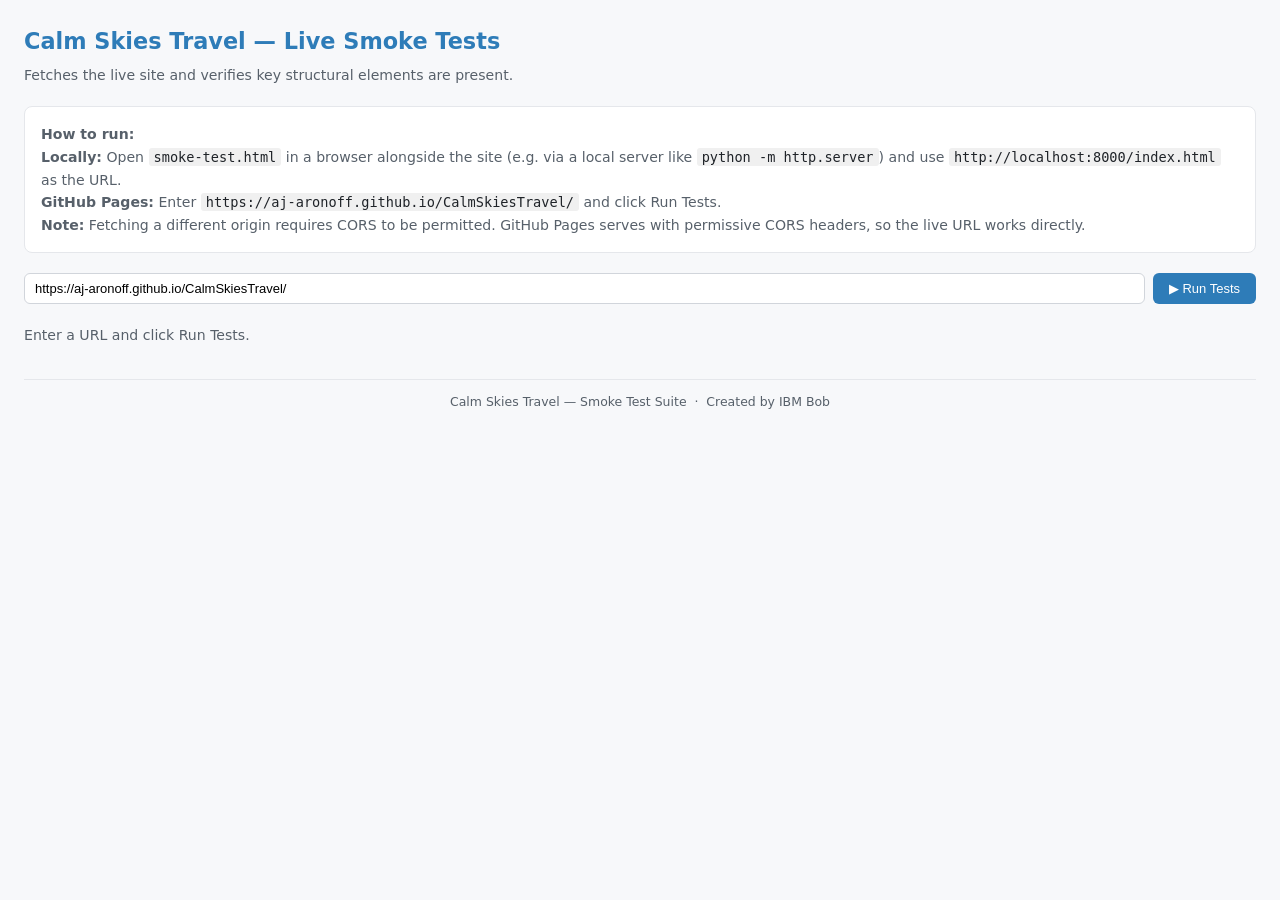
<file: smoke-test.html>
<!DOCTYPE html>
<html lang="en">
<head>
  <meta charset="UTF-8"/>
  <meta name="viewport" content="width=device-width, initial-scale=1"/>
  <title>Calm Skies Travel — Live Smoke Tests</title>
  <style>
    *, *::before, *::after { box-sizing: border-box; margin: 0; padding: 0; }
    body { font-family: -apple-system, "Segoe UI", system-ui, sans-serif; font-size: 14px;
           line-height: 1.6; background: #f7f8fa; color: #1f2328; padding: 24px; }
    h1   { font-size: 1.4rem; color: #2E7CB8; margin-bottom: 4px; }
    .subtitle { color: #57606a; font-size: 0.88rem; margin-bottom: 20px; }
    h2   { font-size: 1rem; font-weight: 700; color: #2E7CB8; margin: 20px 0 8px; }
    #url-bar { display: flex; gap: 8px; margin-bottom: 20px; flex-wrap: wrap; }
    #url-input { flex: 1; min-width: 240px; padding: 7px 10px; border: 1px solid #d1d5db;
                 border-radius: 6px; font-size: 13px; }
    button { padding: 7px 16px; background: #2E7CB8; color: #fff; border: none;
             border-radius: 6px; cursor: pointer; font-size: 13px; }
    button:hover { background: #1a6097; }
    #summary { display: flex; gap: 20px; flex-wrap: wrap; margin-bottom: 16px;
               padding: 12px 16px; background: #fff; border: 1px solid #e5e7eb;
               border-radius: 8px; }
    .sum-item { font-size: 0.92rem; font-weight: 700; }
    .sum-pass  { color: #006B3C; }
    .sum-fail  { color: #C0392B; }
    .sum-total { color: #2E7CB8; }
    .test-row  { display: flex; align-items: flex-start; gap: 10px; padding: 8px 12px;
                 border-radius: 6px; margin-bottom: 4px; background: #fff;
                 border: 1px solid #e5e7eb; }
    .test-row.pass { background: #EBF7F0; border-color: #a7dfc0; }
    .test-row.fail { background: #FDF0EF; border-color: #f5c0bb; }
    .test-icon { font-size: 1rem; }
    .test-name { font-weight: 600; color: #2D3748; font-size: 0.9rem; }
    .test-detail { font-size: 0.8rem; color: #57606a; margin-top: 2px; }
    .test-badge { font-size: 0.72rem; font-weight: 700; padding: 2px 7px;
                  border-radius: 4px; margin-left: auto; white-space: nowrap; align-self: center; }
    .test-badge.pass { background: #006B3C; color: #fff; }
    .test-badge.fail { background: #C0392B; color: #fff; }
    .instructions { background: #fff; border: 1px solid #e5e7eb; border-radius: 8px;
                    padding: 16px; margin-bottom: 20px; font-size: 0.88rem; color: #57606a; }
    .instructions code { background: #f0f0f0; padding: 1px 5px; border-radius: 3px;
                         font-size: 0.85rem; color: #1f2328; }
    #status-msg { font-size: 0.88rem; color: #57606a; margin-bottom: 12px; min-height: 20px; }
    .footer-note { margin-top: 32px; padding-top: 12px; border-top: 1px solid #e5e7eb;
                   text-align: center; font-size: 0.78rem; color: #57606a; }
  </style>
</head>
<body>

<h1>Calm Skies Travel — Live Smoke Tests</h1>
<p class="subtitle">Fetches the live site and verifies key structural elements are present.</p>

<div class="instructions">
  <strong>How to run:</strong><br/>
  <strong>Locally:</strong> Open <code>smoke-test.html</code> in a browser alongside the site
  (e.g. via a local server like <code>python -m http.server</code>) and use
  <code>http://localhost:8000/index.html</code> as the URL.<br/>
  <strong>GitHub Pages:</strong> Enter
  <code>https://aj-aronoff.github.io/CalmSkiesTravel/</code> and click Run Tests.<br/>
  <strong>Note:</strong> Fetching a different origin requires CORS to be permitted.
  GitHub Pages serves with permissive CORS headers, so the live URL works directly.
</div>

<div id="url-bar">
  <input id="url-input" type="url"
         value="https://aj-aronoff.github.io/CalmSkiesTravel/"
         placeholder="URL to test (e.g. https://aj-aronoff.github.io/CalmSkiesTravel/)"/>
  <button id="run-btn">▶ Run Tests</button>
</div>

<div id="status-msg">Enter a URL and click Run Tests.</div>

<div id="summary" style="display:none;">
  <span class="sum-item sum-total">Total: <span id="s-total">–</span></span>
  <span class="sum-item sum-pass">✅ Passed: <span id="s-pass">–</span></span>
  <span class="sum-item sum-fail">❌ Failed: <span id="s-fail">–</span></span>
</div>

<div id="results"></div>

<div class="footer-note">
  Calm Skies Travel — Smoke Test Suite &nbsp;·&nbsp; Created by IBM Bob
</div>

<script>
'use strict';

var results = [];

function addResult(status, name, detail) {
  results.push({ status: status, name: name, detail: detail || '' });
}

function renderResults() {
  var container = document.getElementById('results');
  container.innerHTML = '';

  var passed = 0, failed = 0;
  results.forEach(function (r) {
    if (r.status === 'pass') { passed++; } else { failed++; }
    var icon  = r.status === 'pass' ? '✅' : '❌';
    var badge = '<span class="test-badge ' + r.status + '">' +
                (r.status === 'pass' ? 'PASS' : 'FAIL') + '</span>';
    var detail = r.detail
      ? '<div class="test-detail">' +
        r.detail.replace(/&/g,'&amp;').replace(/</g,'&lt;').replace(/>/g,'&gt;') +
        '</div>'
      : '';
    container.insertAdjacentHTML('beforeend',
      '<div class="test-row ' + r.status + '">' +
        '<span class="test-icon">' + icon + '</span>' +
        '<div><span class="test-name">' + r.name + '</span>' + detail + '</div>' +
        badge +
      '</div>');
  });

  var total = passed + failed;
  document.getElementById('s-total').textContent = total;
  document.getElementById('s-pass').textContent  = passed;
  document.getElementById('s-fail').textContent  = failed;
  document.getElementById('summary').style.display = 'flex';

  var confEl = document.getElementById('s-pass').parentElement;
  confEl.style.color = failed === 0 ? '#006B3C' : '#C0392B';
}

function runSmokeTests(html, url) {
  results = [];

  /* Parse the fetched HTML into a document we can query */
  var parser = new DOMParser();
  var doc    = parser.parseFromString(html, 'text/html');

  function check(name, fn) {
    try {
      var result = fn(doc);
      if (result === true) {
        addResult('pass', name);
      } else {
        addResult('fail', name, result || 'assertion returned false');
      }
    } catch (e) {
      addResult('fail', name, e.message);
    }
  }

  /* ── Structural checks ── */
  check('Page has a <title> element', function (d) {
    var t = d.querySelector('title');
    return t && t.textContent.trim().length > 0 ? true : 'No <title> found';
  });

  check('Page has lang attribute on <html>', function (d) {
    var lang = d.documentElement.getAttribute('lang');
    return lang ? true : 'Missing lang attribute on <html>';
  });

  check('Tab list #main-tablist is present', function (d) {
    return d.getElementById('main-tablist') ? true : '#main-tablist not found';
  });

  check('At least 8 tab buttons are present', function (d) {
    var tabs = d.querySelectorAll('[role="tab"]');
    return tabs.length >= 8 ? true : 'Only ' + tabs.length + ' tab buttons found (expected ≥8)';
  });

  check('Story Builder panel #panel-storybuilder is present', function (d) {
    return d.getElementById('panel-storybuilder') ? true : '#panel-storybuilder not found';
  });

  check('Story card #story-card is present', function (d) {
    return d.getElementById('story-card') ? true : '#story-card not found';
  });

  check('Story Builder input #sb-name is present', function (d) {
    return d.getElementById('sb-name') ? true : '#sb-name input not found';
  });

  check('Story Builder input #sb-destination is present', function (d) {
    return d.getElementById('sb-destination') ? true : '#sb-destination input not found';
  });

  check('Story Builder input #sb-visiting is present', function (d) {
    return d.getElementById('sb-visiting') ? true : '#sb-visiting input not found';
  });

  check('Story Builder input #sb-comfort is present', function (d) {
    return d.getElementById('sb-comfort') ? true : '#sb-comfort input not found';
  });

  check('Story Builder input #sb-calm is present', function (d) {
    return d.getElementById('sb-calm') ? true : '#sb-calm input not found';
  });

  check('Story Builder input #sb-detail is present', function (d) {
    return d.getElementById('sb-detail') ? true : '#sb-detail input not found';
  });

  check('Save button #sb-save-btn is present', function (d) {
    return d.getElementById('sb-save-btn') ? true : '#sb-save-btn not found';
  });

  check('Load file input #sb-load-input is present', function (d) {
    return d.getElementById('sb-load-input') ? true : '#sb-load-input not found';
  });

  check('storybuilder.js is referenced in the page', function (d) {
    var scripts = d.querySelectorAll('script[src]');
    for (var i = 0; i < scripts.length; i++) {
      if (scripts[i].getAttribute('src').indexOf('storybuilder.js') !== -1) { return true; }
    }
    return 'No <script src="storybuilder.js"> found — production code may not be using the tested module';
  });

  check('"Our Story" tab is present', function (d) {
    return d.getElementById('tab-ourstory') ? true : '#tab-ourstory not found';
  });

  check('"Before / During / After" panel is present', function (d) {
    return d.getElementById('panel-bda') ? true : '#panel-bda not found';
  });

  check('Site footer is present', function (d) {
    return d.querySelector('footer') ? true : 'No <footer> element found';
  });

  check('References tab #tab-references is present', function (d) {
    return d.getElementById('tab-references') ? true : '#tab-references not found';
  });

  check('References panel #panel-references is present', function (d) {
    return d.getElementById('panel-references') ? true : '#panel-references not found';
  });

  check('References panel contains at least 5 external links', function (d) {
    var panel = d.getElementById('panel-references');
    if (!panel) { return '#panel-references not found'; }
    var links = panel.querySelectorAll('a[target="_blank"]');
    return links.length >= 5 ? true : 'Only ' + links.length + ' external links found (expected ≥5)';
  });

  check('"Share via QR Code" button is present', function (d) {
    return d.getElementById('sb-qr-btn') ? true : '#sb-qr-btn not found';
  });

  check('QR canvas element is present', function (d) {
    return d.getElementById('sb-qr-canvas') ? true : '#sb-qr-canvas not found';
  });

  check('Autosave row element is present', function (d) {
    return d.getElementById('sb-autosave-row') ? true : '#sb-autosave-row not found';
  });

  check('No inline onclick handlers on tab buttons (XSS hygiene)', function (d) {
    var tabs = d.querySelectorAll('[role="tab"]');
    for (var i = 0; i < tabs.length; i++) {
      if (tabs[i].getAttribute('onclick')) {
        return 'Tab button has inline onclick handler — should use addEventListener';
      }
    }
    return true;
  });

  renderResults();
}

document.getElementById('run-btn').addEventListener('click', function () {
  var url = document.getElementById('url-input').value.trim();
  if (!url) {
    document.getElementById('status-msg').textContent = '⚠️ Please enter a URL.';
    return;
  }

  document.getElementById('status-msg').textContent = '⏳ Fetching ' + url + ' …';
  document.getElementById('results').innerHTML = '';
  document.getElementById('summary').style.display = 'none';

  fetch(url)
    .then(function (res) {
      if (!res.ok) {
        document.getElementById('status-msg').textContent =
          '❌ HTTP ' + res.status + ' — could not load ' + url;
        results = [];
        addResult('fail', 'HTTP response is 200 OK', 'Got HTTP ' + res.status);
        renderResults();
        return null;
      }
      return res.text();
    })
    .then(function (html) {
      if (!html) { return; }
      document.getElementById('status-msg').textContent = '✅ Fetched ' + url;
      runSmokeTests(html, url);
    })
    .catch(function (err) {
      document.getElementById('status-msg').textContent = '❌ Fetch error: ' + err.message;
      results = [];
      addResult('fail', 'Page is reachable', err.message);
      renderResults();
    });
});
</script>

</body>
</html>
</file>
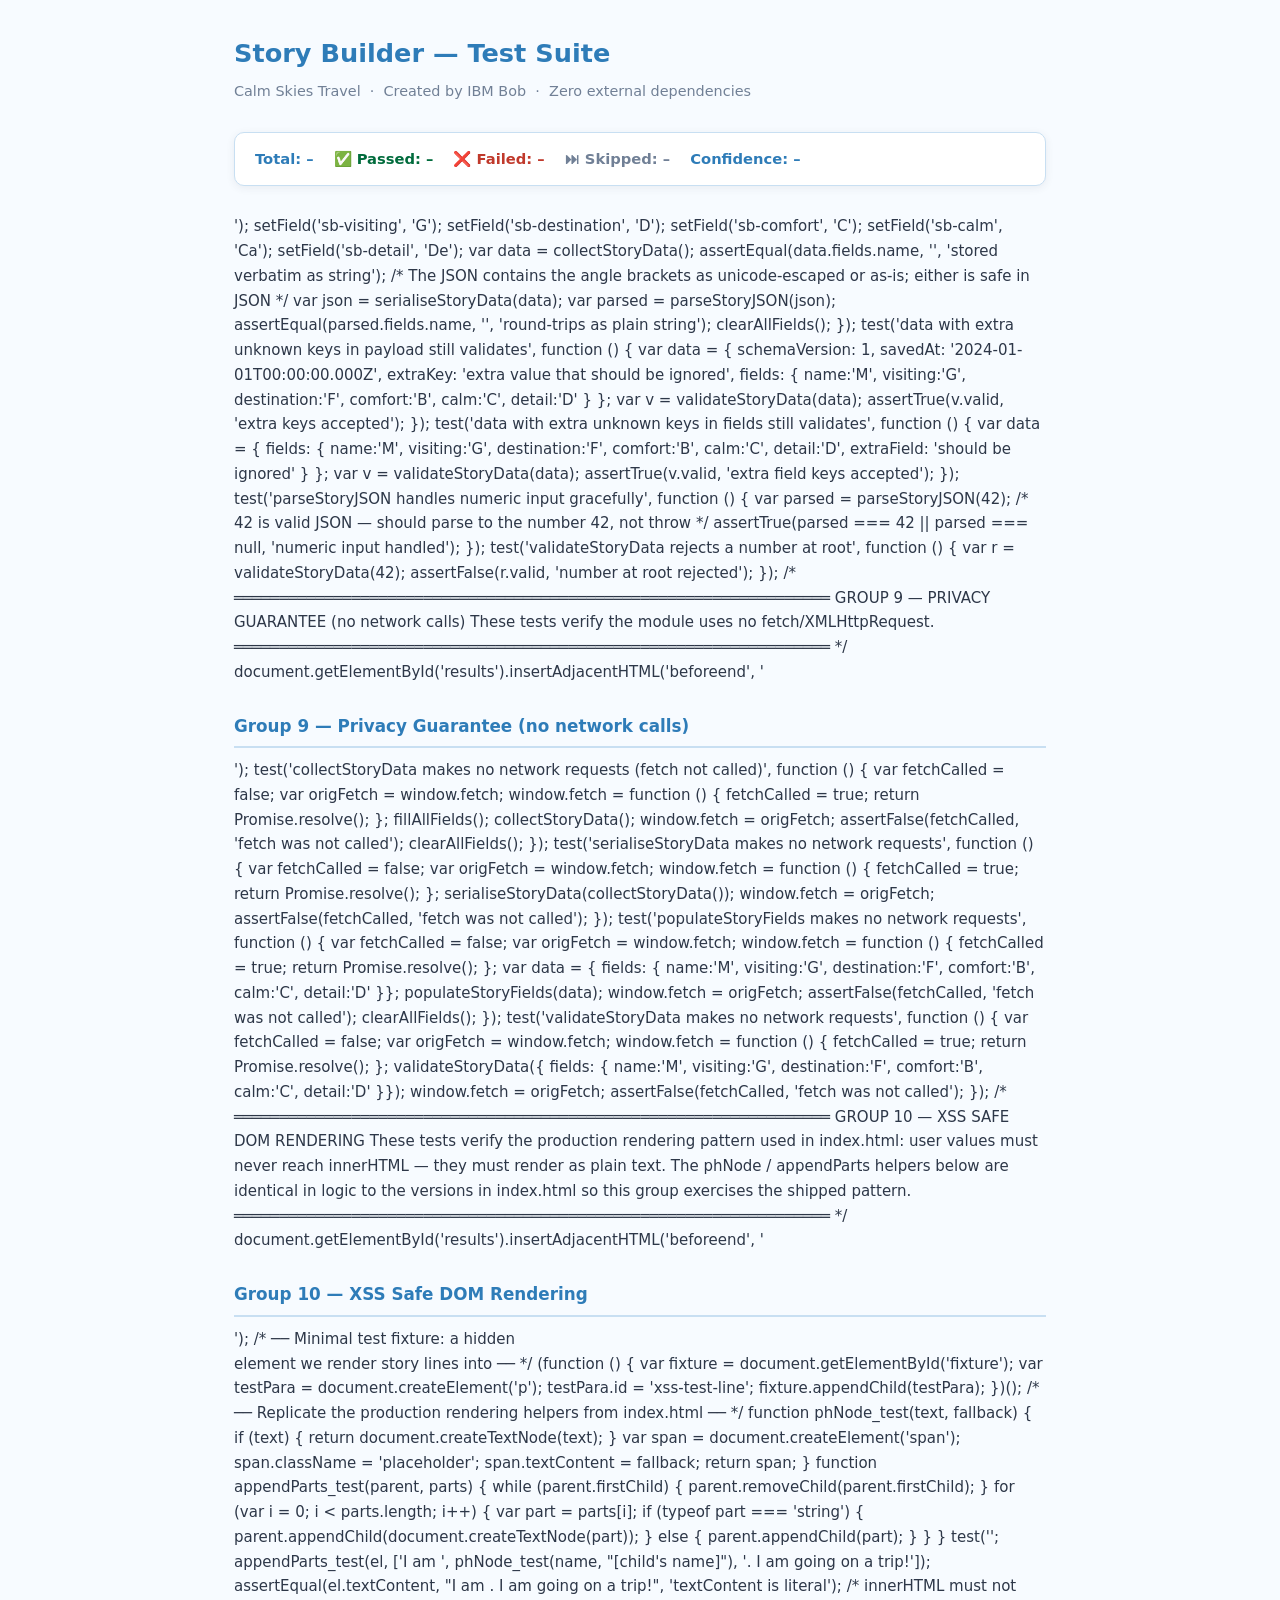
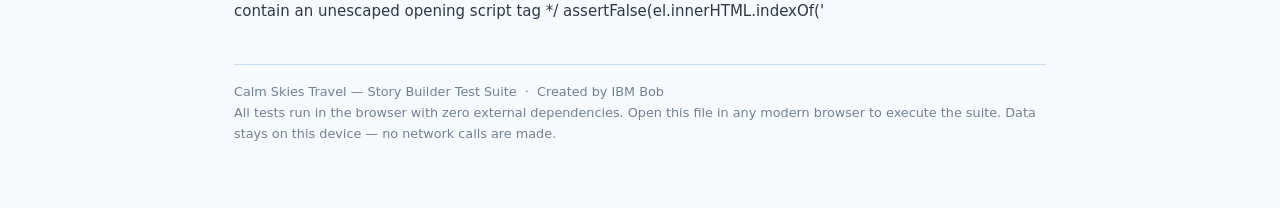
<file: storybuilder.test.html>
<!DOCTYPE html>
<html lang="en">
<head>
  <meta charset="UTF-8"/>
  <meta name="viewport" content="width=device-width, initial-scale=1"/>
  <title>Story Builder — Test Suite | Calm Skies Travel</title>
  <style>
    /* ── Minimal test harness styles ── */
    *, *::before, *::after { box-sizing: border-box; margin: 0; padding: 0; }
    body {
      font-family: 'Segoe UI', system-ui, sans-serif;
      font-size: 15px;
      line-height: 1.65;
      background: #F7FBFF;
      color: #2D3748;
      padding: 32px 24px 64px;
      max-width: 860px;
      margin: 0 auto;
    }
    h1 { font-size: 1.6rem; color: #2E7CB8; margin-bottom: 6px; }
    .subtitle { color: #718096; font-size: 0.9rem; margin-bottom: 28px; }
    h2 { font-size: 1.05rem; font-weight: 700; color: #2E7CB8;
         margin: 28px 0 10px; border-bottom: 2px solid #C8DFF2; padding-bottom: 6px; }

    /* Summary bar */
    #summary {
      display: flex; gap: 20px; flex-wrap: wrap; align-items: center;
      background: #fff; border: 1px solid #C8DFF2; border-radius: 10px;
      padding: 14px 20px; margin-bottom: 28px; box-shadow: 0 2px 8px rgba(45,55,72,.08);
    }
    .sum-item { font-size: 0.92rem; font-weight: 700; }
    .sum-pass  { color: #006B3C; }
    .sum-fail  { color: #C0392B; }
    .sum-skip  { color: #718096; }
    .sum-total { color: #2E7CB8; }
    .sum-conf  { color: #2E7CB8; }

    /* Individual test rows */
    .test-row {
      display: grid;
      grid-template-columns: 28px 1fr auto;
      align-items: start;
      gap: 10px;
      padding: 9px 14px;
      border-radius: 6px;
      margin-bottom: 5px;
      font-size: 0.88rem;
    }
    .test-row.pass { background: #EBF7F0; }
    .test-row.fail { background: #FDF0EF; }
    .test-row.skip { background: #F3F4F6; }

    .test-icon { font-size: 1rem; line-height: 1.5; }
    .test-name { font-weight: 600; color: #2D3748; }
    .test-detail { font-size: 0.82rem; color: #718096; margin-top: 3px; font-weight: 400; }
    .test-badge {
      font-size: 0.75rem; font-weight: 700; padding: 2px 8px;
      border-radius: 4px; white-space: nowrap; align-self: center;
    }
    .test-badge.pass { background: #006B3C; color: #fff; }
    .test-badge.fail { background: #C0392B; color: #fff; }
    .test-badge.skip { background: #718096; color: #fff; }

    .footer-note {
      margin-top: 40px; font-size: 0.8rem; color: #718096;
      border-top: 1px solid #C8DFF2; padding-top: 16px;
    }

    /* Hidden fixture DOM */
    #fixture { display: none; }
  </style>
</head>
<body>

<h1>Story Builder — Test Suite</h1>
<p class="subtitle">Calm Skies Travel &nbsp;·&nbsp; Created by IBM Bob &nbsp;·&nbsp; Zero external dependencies</p>

<!-- Live summary bar (populated by JS) -->
<div id="summary">
  <span class="sum-item sum-total">Total: <span id="s-total">–</span></span>
  <span class="sum-item sum-pass">✅ Passed: <span id="s-pass">–</span></span>
  <span class="sum-item sum-fail">❌ Failed: <span id="s-fail">–</span></span>
  <span class="sum-item sum-skip">⏭ Skipped: <span id="s-skip">–</span></span>
  <span class="sum-item sum-conf">Confidence: <span id="s-conf">–</span></span>
</div>

<div id="results"></div>

<!-- Hidden DOM fixture — simulates the Story Builder form fields -->
<div id="fixture">
  <input id="sb-name"        type="text" value=""/>
  <input id="sb-visiting"    type="text" value=""/>
  <input id="sb-destination" type="text" value=""/>
  <input id="sb-comfort"     type="text" value=""/>
  <input id="sb-calm"        type="text" value=""/>
  <input id="sb-detail"      type="text" value=""/>
</div>

<!-- Load the module under test -->
<script src="storybuilder.js"></script>

<script>
'use strict';

/* ══════════════════════════════════════════════════════════════════
   TINY TEST HARNESS
══════════════════════════════════════════════════════════════════ */
var results = [];

function pass(name, detail) { results.push({ status: 'pass', name: name, detail: detail || '' }); }
function fail(name, detail) { results.push({ status: 'fail', name: name, detail: detail || '' }); }
function skip(name, detail) { results.push({ status: 'skip', name: name, detail: detail || '' }); }

function assertEqual(actual, expected, label) {
  if (actual === expected) { return true; }
  throw new Error(label + ' — expected ' + JSON.stringify(expected) + ', got ' + JSON.stringify(actual));
}
function assertTrue(value, label) {
  if (value) { return true; }
  throw new Error(label + ' — expected truthy, got ' + JSON.stringify(value));
}
function assertFalse(value, label) {
  if (!value) { return true; }
  throw new Error(label + ' — expected falsy, got ' + JSON.stringify(value));
}
function assertContains(str, sub, label) {
  if (typeof str === 'string' && str.indexOf(sub) !== -1) { return true; }
  throw new Error(label + ' — expected "' + str + '" to contain "' + sub + '"');
}

/** Run a single test case; catch any thrown Error as a failure. */
function test(name, fn) {
  try {
    fn();
    pass(name);
  } catch (e) {
    fail(name, e.message);
  }
}

/* ══════════════════════════════════════════════════════════════════
   HELPERS — DOM fixture manipulation
══════════════════════════════════════════════════════════════════ */

/** Set a fixture field value. */
function setField(id, value) {
  var el = document.getElementById(id);
  if (el) { el.value = value; }
}

/** Clear all fixture fields. */
function clearAllFields() {
  ['sb-name','sb-visiting','sb-destination','sb-comfort','sb-calm','sb-detail']
    .forEach(function (id) { setField(id, ''); });
}

/** Fill all fixture fields with a standard set of test values. */
function fillAllFields() {
  setField('sb-name',        'Maya');
  setField('sb-visiting',    'Grandma');
  setField('sb-destination', 'Florida');
  setField('sb-comfort',     'blue blanket');
  setField('sb-calm',        'squeeze my fidget');
  setField('sb-detail',      'swimming in the pool');
}

/* ══════════════════════════════════════════════════════════════════
   GROUP 1 — SCHEMA CONSTANTS
══════════════════════════════════════════════════════════════════ */
document.getElementById('results').insertAdjacentHTML('beforeend',
  '<h2>Group 1 — Schema Constants</h2>');

test('SCHEMA_VERSION is 1', function () {
  assertEqual(SCHEMA_VERSION, 1, 'SCHEMA_VERSION');
});

test('FIELD_IDS contains all 6 expected IDs', function () {
  var expected = ['sb-name','sb-visiting','sb-destination','sb-comfort','sb-calm','sb-detail'];
  assertEqual(FIELD_IDS.length, 6, 'FIELD_IDS length');
  expected.forEach(function (id) {
    assertTrue(FIELD_IDS.indexOf(id) !== -1, 'FIELD_IDS contains ' + id);
  });
});

test('FIELD_MAP contains correct key→value pairs', function () {
  assertEqual(FIELD_MAP['sb-name'],        'name',        'sb-name mapping');
  assertEqual(FIELD_MAP['sb-visiting'],    'visiting',    'sb-visiting mapping');
  assertEqual(FIELD_MAP['sb-destination'], 'destination', 'sb-destination mapping');
  assertEqual(FIELD_MAP['sb-comfort'],     'comfort',     'sb-comfort mapping');
  assertEqual(FIELD_MAP['sb-calm'],        'calm',        'sb-calm mapping');
  assertEqual(FIELD_MAP['sb-detail'],      'detail',      'sb-detail mapping');
});

test('FIELD_MAP has exactly 6 entries', function () {
  assertEqual(Object.keys(FIELD_MAP).length, 6, 'FIELD_MAP length');
});

/* ══════════════════════════════════════════════════════════════════
   GROUP 2 — getFieldValue
══════════════════════════════════════════════════════════════════ */
document.getElementById('results').insertAdjacentHTML('beforeend',
  '<h2>Group 2 — getFieldValue</h2>');

test('getFieldValue returns trimmed value from a real DOM element', function () {
  setField('sb-name', '  Maya  ');
  assertEqual(getFieldValue('sb-name'), 'Maya', 'trimmed value');
  clearAllFields();
});

test('getFieldValue returns empty string for empty field', function () {
  clearAllFields();
  assertEqual(getFieldValue('sb-name'), '', 'empty field');
});

test('getFieldValue returns empty string for unknown element ID', function () {
  assertEqual(getFieldValue('no-such-id'), '', 'unknown ID');
});

test('getFieldValue works with injected domLookup', function () {
  var fakeDom = {
    getElementById: function (id) {
      if (id === 'sb-name') { return { value: 'Alex' }; }
      return null;
    }
  };
  assertEqual(getFieldValue('sb-name', fakeDom), 'Alex', 'injected dom');
});

test('getFieldValue returns empty string when injected dom has no element', function () {
  var fakeDom = { getElementById: function () { return null; } };
  assertEqual(getFieldValue('sb-name', fakeDom), '', 'null element');
});

/* ══════════════════════════════════════════════════════════════════
   GROUP 3 — collectStoryData
══════════════════════════════════════════════════════════════════ */
document.getElementById('results').insertAdjacentHTML('beforeend',
  '<h2>Group 3 — collectStoryData</h2>');

test('collectStoryData returns an object', function () {
  clearAllFields();
  var d = collectStoryData();
  assertTrue(typeof d === 'object' && d !== null, 'result is object');
});

test('collectStoryData includes schemaVersion === 1', function () {
  var d = collectStoryData();
  assertEqual(d.schemaVersion, 1, 'schemaVersion');
});

test('collectStoryData includes savedAt as ISO-8601 string', function () {
  var d = collectStoryData();
  assertTrue(typeof d.savedAt === 'string', 'savedAt is string');
  assertTrue(d.savedAt.length > 10, 'savedAt has length');
  /* ISO-8601 dates contain 'T' as date/time separator */
  assertTrue(d.savedAt.indexOf('T') !== -1, 'savedAt contains T');
});

test('collectStoryData includes all six field keys in .fields', function () {
  var d = collectStoryData();
  var expected = ['name','visiting','destination','comfort','calm','detail'];
  expected.forEach(function (k) {
    assertTrue(Object.prototype.hasOwnProperty.call(d.fields, k), 'has field ' + k);
  });
});

test('collectStoryData reflects filled form values', function () {
  fillAllFields();
  var d = collectStoryData();
  assertEqual(d.fields.name,        'Maya',                 'name');
  assertEqual(d.fields.visiting,    'Grandma',              'visiting');
  assertEqual(d.fields.destination, 'Florida',              'destination');
  assertEqual(d.fields.comfort,     'blue blanket',         'comfort');
  assertEqual(d.fields.calm,        'squeeze my fidget',    'calm');
  assertEqual(d.fields.detail,      'swimming in the pool', 'detail');
  clearAllFields();
});

test('collectStoryData reflects empty fields as empty strings', function () {
  clearAllFields();
  var d = collectStoryData();
  assertEqual(d.fields.name,        '', 'name empty');
  assertEqual(d.fields.destination, '', 'destination empty');
});

test('collectStoryData trims whitespace from field values', function () {
  setField('sb-name', '  Alex  ');
  var d = collectStoryData();
  assertEqual(d.fields.name, 'Alex', 'trimmed');
  clearAllFields();
});

/* ══════════════════════════════════════════════════════════════════
   GROUP 4 — validateStoryData
══════════════════════════════════════════════════════════════════ */
document.getElementById('results').insertAdjacentHTML('beforeend',
  '<h2>Group 4 — validateStoryData</h2>');

test('validateStoryData accepts a valid payload', function () {
  var good = {
    schemaVersion: 1,
    savedAt: '2024-01-01T00:00:00.000Z',
    fields: { name:'Maya', visiting:'Grandma', destination:'Florida',
              comfort:'blanket', calm:'fidget', detail:'swimming' }
  };
  var r = validateStoryData(good);
  assertTrue(r.valid, 'valid is true');
  assertEqual(r.reason, 'ok', 'reason is ok');
});

test('validateStoryData rejects null', function () {
  var r = validateStoryData(null);
  assertFalse(r.valid, 'null rejected');
});

test('validateStoryData rejects undefined', function () {
  var r = validateStoryData(undefined);
  assertFalse(r.valid, 'undefined rejected');
});

test('validateStoryData rejects an array', function () {
  var r = validateStoryData([]);
  assertFalse(r.valid, 'array rejected');
});

test('validateStoryData rejects a string', function () {
  var r = validateStoryData('hello');
  assertFalse(r.valid, 'string rejected');
});

test('validateStoryData rejects object missing "fields" key', function () {
  var r = validateStoryData({ schemaVersion: 1 });
  assertFalse(r.valid, 'no fields key rejected');
  assertContains(r.reason, 'fields', 'reason mentions fields');
});

test('validateStoryData rejects object where fields is null', function () {
  var r = validateStoryData({ fields: null });
  assertFalse(r.valid, 'null fields rejected');
});

test('validateStoryData rejects object where fields is an array', function () {
  var r = validateStoryData({ fields: [] });
  assertFalse(r.valid, 'array fields rejected');
});

test('validateStoryData rejects missing individual field (name)', function () {
  var r = validateStoryData({ fields: { visiting:'G', destination:'F', comfort:'B', calm:'C', detail:'D' }});
  assertFalse(r.valid, 'missing name rejected');
  assertContains(r.reason, 'name', 'reason mentions name');
});

test('validateStoryData rejects missing individual field (destination)', function () {
  var r = validateStoryData({ fields: { name:'M', visiting:'G', comfort:'B', calm:'C', detail:'D' }});
  assertFalse(r.valid, 'missing destination rejected');
  assertContains(r.reason, 'destination', 'reason mentions destination');
});

test('validateStoryData rejects non-string field value (number)', function () {
  var r = validateStoryData({ fields: { name:42, visiting:'G', destination:'F', comfort:'B', calm:'C', detail:'D' }});
  assertFalse(r.valid, 'number field rejected');
});

test('validateStoryData rejects non-string field value (null)', function () {
  var r = validateStoryData({ fields: { name:null, visiting:'G', destination:'F', comfort:'B', calm:'C', detail:'D' }});
  assertFalse(r.valid, 'null field value rejected');
});

test('validateStoryData accepts empty string field values', function () {
  var r = validateStoryData({ fields: { name:'', visiting:'', destination:'', comfort:'', calm:'', detail:'' }});
  assertTrue(r.valid, 'empty strings accepted — fields present but blank is valid');
});

/* ══════════════════════════════════════════════════════════════════
   GROUP 5 — serialiseStoryData / parseStoryJSON
══════════════════════════════════════════════════════════════════ */
document.getElementById('results').insertAdjacentHTML('beforeend',
  '<h2>Group 5 — serialiseStoryData &amp; parseStoryJSON</h2>');

test('serialiseStoryData returns a string', function () {
  fillAllFields();
  var d = collectStoryData();
  assertTrue(typeof serialiseStoryData(d) === 'string', 'is string');
  clearAllFields();
});

test('serialised JSON is parseable back to the original object', function () {
  fillAllFields();
  var d      = collectStoryData();
  var json   = serialiseStoryData(d);
  var parsed = JSON.parse(json);
  assertEqual(parsed.fields.name,        'Maya',                 'name round-trips');
  assertEqual(parsed.fields.destination, 'Florida',              'destination round-trips');
  assertEqual(parsed.fields.detail,      'swimming in the pool', 'detail round-trips');
  clearAllFields();
});

test('serialised JSON contains schemaVersion key', function () {
  var d = collectStoryData();
  assertContains(serialiseStoryData(d), '"schemaVersion"', 'schemaVersion in JSON');
});

test('serialised JSON contains savedAt key', function () {
  var d = collectStoryData();
  assertContains(serialiseStoryData(d), '"savedAt"', 'savedAt in JSON');
});

test('parseStoryJSON returns object for valid JSON string', function () {
  var parsed = parseStoryJSON('{"schemaVersion":1,"fields":{}}');
  assertTrue(parsed !== null && typeof parsed === 'object', 'parsed is object');
});

test('parseStoryJSON returns null for invalid JSON', function () {
  var parsed = parseStoryJSON('{bad json}');
  assertEqual(parsed, null, 'null for bad JSON');
});

test('parseStoryJSON returns null for empty string', function () {
  var parsed = parseStoryJSON('');
  assertEqual(parsed, null, 'null for empty string');
});

test('parseStoryJSON returns null for null input', function () {
  var parsed = parseStoryJSON(null);
  assertEqual(parsed, null, 'null for null input');
});

/* ══════════════════════════════════════════════════════════════════
   GROUP 6 — populateStoryFields
══════════════════════════════════════════════════════════════════ */
document.getElementById('results').insertAdjacentHTML('beforeend',
  '<h2>Group 6 — populateStoryFields</h2>');

test('populateStoryFields returns success:true for valid data', function () {
  clearAllFields();
  var data = {
    fields: { name:'Jordan', visiting:'Uncle Bob', destination:'Chicago',
              comfort:'stuffed lion', calm:'hum my song', detail:'deep-dish pizza' }
  };
  var r = populateStoryFields(data);
  assertTrue(r.success, 'success is true');
  assertEqual(r.reason, 'ok', 'reason is ok');
  clearAllFields();
});

test('populateStoryFields sets DOM field values correctly', function () {
  clearAllFields();
  var data = {
    fields: { name:'Jordan', visiting:'Uncle Bob', destination:'Chicago',
              comfort:'stuffed lion', calm:'hum my song', detail:'deep-dish pizza' }
  };
  populateStoryFields(data);
  assertEqual(document.getElementById('sb-name').value,        'Jordan',       'name set');
  assertEqual(document.getElementById('sb-visiting').value,    'Uncle Bob',    'visiting set');
  assertEqual(document.getElementById('sb-destination').value, 'Chicago',      'destination set');
  assertEqual(document.getElementById('sb-comfort').value,     'stuffed lion', 'comfort set');
  assertEqual(document.getElementById('sb-calm').value,        'hum my song',  'calm set');
  assertEqual(document.getElementById('sb-detail').value,      'deep-dish pizza', 'detail set');
  clearAllFields();
});

test('populateStoryFields returns failure for null data', function () {
  var r = populateStoryFields(null);
  assertFalse(r.success, 'null data fails');
});

test('populateStoryFields returns failure for data without fields', function () {
  var r = populateStoryFields({ schemaVersion: 1 });
  assertFalse(r.success, 'no fields fails');
});

test('populateStoryFields calls the updateFn callback', function () {
  clearAllFields();
  var called = false;
  var data = {
    fields: { name:'Sam', visiting:'Dad', destination:'NYC',
              comfort:'bear', calm:'count', detail:'pizza' }
  };
  populateStoryFields(data, document, function () { called = true; });
  assertTrue(called, 'updateFn was called');
  clearAllFields();
});

test('populateStoryFields uses injected domLookup', function () {
  var written = {};
  var fakeDom = {
    getElementById: function (id) {
      return {
        set value(v) { written[id] = v; },
        get value() { return written[id] || ''; }
      };
    }
  };
  var data = {
    fields: { name:'Test', visiting:'V', destination:'D',
              comfort:'C', calm:'Ca', detail:'De' }
  };
  var r = populateStoryFields(data, fakeDom);
  assertTrue(r.success, 'success with fake dom');
  assertEqual(written['sb-name'], 'Test', 'fake dom name was written');
});

test('populateStoryFields works with empty string field values', function () {
  fillAllFields();
  var data = {
    fields: { name:'', visiting:'', destination:'', comfort:'', calm:'', detail:'' }
  };
  var r = populateStoryFields(data);
  assertTrue(r.success, 'empty fields success');
  assertEqual(document.getElementById('sb-name').value, '', 'name cleared');
  clearAllFields();
});

/* ══════════════════════════════════════════════════════════════════
   GROUP 7 — ROUND-TRIP (save → parse → validate → populate)
══════════════════════════════════════════════════════════════════ */
document.getElementById('results').insertAdjacentHTML('beforeend',
  '<h2>Group 7 — Full Round-Trip (Save → Serialise → Parse → Populate)</h2>');

test('round-trip: data collected from form survives JSON serialise + parse + validate', function () {
  fillAllFields();
  var data   = collectStoryData();
  var json   = serialiseStoryData(data);
  var parsed = parseStoryJSON(json);
  var v      = validateStoryData(parsed);
  assertTrue(v.valid, 'round-trip validates');
  clearAllFields();
});

test('round-trip: populate after serialise restores all six field values', function () {
  fillAllFields();
  var data   = collectStoryData();
  var json   = serialiseStoryData(data);
  clearAllFields(); /* wipe fields before restoring */
  var parsed = parseStoryJSON(json);
  var r      = populateStoryFields(parsed);
  assertTrue(r.success, 'populate succeeds');
  assertEqual(document.getElementById('sb-name').value,        'Maya',                 'name restored');
  assertEqual(document.getElementById('sb-visiting').value,    'Grandma',              'visiting restored');
  assertEqual(document.getElementById('sb-destination').value, 'Florida',              'destination restored');
  assertEqual(document.getElementById('sb-comfort').value,     'blue blanket',         'comfort restored');
  assertEqual(document.getElementById('sb-calm').value,        'squeeze my fidget',    'calm restored');
  assertEqual(document.getElementById('sb-detail').value,      'swimming in the pool', 'detail restored');
  clearAllFields();
});

test('round-trip: roundTripStoryData helper returns validated object', function () {
  fillAllFields();
  var result = roundTripStoryData();
  assertTrue(result !== null, 'result is not null');
  assertTrue(typeof result === 'object', 'result is object');
  assertEqual(result.fields.name, 'Maya', 'name in result');
  clearAllFields();
});

test('round-trip: partial fields (some empty) still produce valid JSON', function () {
  clearAllFields();
  setField('sb-name',        'Sam');
  setField('sb-destination', 'Boston');
  var data   = collectStoryData();
  var json   = serialiseStoryData(data);
  var parsed = parseStoryJSON(json);
  var v      = validateStoryData(parsed);
  assertTrue(v.valid, 'partial fill validates');
  assertEqual(parsed.fields.name,        'Sam',    'name persisted');
  assertEqual(parsed.fields.destination, 'Boston', 'destination persisted');
  assertEqual(parsed.fields.visiting,    '',       'visiting is empty string');
  clearAllFields();
});

test('round-trip: special characters in fields survive serialise + parse', function () {
  clearAllFields();
  setField('sb-name',        "O'Brien");
  setField('sb-detail',      'Café & "spa"');
  setField('sb-visiting',    'Abuela');
  setField('sb-destination', 'Miami');
  setField('sb-comfort',     'blanket');
  setField('sb-calm',        'breathe');
  var data   = collectStoryData();
  var json   = serialiseStoryData(data);
  var parsed = parseStoryJSON(json);
  assertEqual(parsed.fields.name,   "O'Brien",    'apostrophe survives');
  assertEqual(parsed.fields.detail, 'Café & "spa"', 'accented chars and quotes survive');
  clearAllFields();
});

test('round-trip: Unicode / emoji in fields survive serialise + parse', function () {
  clearAllFields();
  setField('sb-name',        'Zoë ✈');
  setField('sb-visiting',    'Abuela 💙');
  setField('sb-destination', 'Puerto Rico');
  setField('sb-comfort',     'heart plushie 🧸');
  setField('sb-calm',        'deep breaths');
  setField('sb-detail',      'beach');
  var data   = collectStoryData();
  var json   = serialiseStoryData(data);
  var parsed = parseStoryJSON(json);
  assertEqual(parsed.fields.name,    'Zoë ✈',       'emoji in name survives');
  assertEqual(parsed.fields.visiting,'Abuela 💙',   'emoji in visiting survives');
  clearAllFields();
});

test('round-trip: very long field values survive serialise + parse', function () {
  clearAllFields();
  var longVal = new Array(1001).join('a'); /* 1000 'a' chars */
  setField('sb-name',        longVal);
  setField('sb-visiting',    'Grandpa');
  setField('sb-destination', 'Seattle');
  setField('sb-comfort',     'blanket');
  setField('sb-calm',        'hum');
  setField('sb-detail',      'rain');
  var data   = collectStoryData();
  var json   = serialiseStoryData(data);
  var parsed = parseStoryJSON(json);
  assertEqual(parsed.fields.name.length, 1000, '1000-char name survives');
  clearAllFields();
});

/* ══════════════════════════════════════════════════════════════════
   GROUP 8 — EDGE CASES AND SECURITY
══════════════════════════════════════════════════════════════════ */
document.getElementById('results').insertAdjacentHTML('beforeend',
  '<h2>Group 8 — Edge Cases &amp; Security</h2>');

test('field containing HTML tags is stored and retrieved as plain text (no XSS risk in JSON)', function () {
  clearAllFields();
  setField('sb-name', '<script>alert(1)</script>');
  setField('sb-visiting',    'G');
  setField('sb-destination', 'D');
  setField('sb-comfort',     'C');
  setField('sb-calm',        'Ca');
  setField('sb-detail',      'De');
  var data = collectStoryData();
  assertEqual(data.fields.name, '<script>alert(1)</script>', 'stored verbatim as string');
  /* The JSON contains the angle brackets as unicode-escaped or as-is; either is safe in JSON */
  var json = serialiseStoryData(data);
  var parsed = parseStoryJSON(json);
  assertEqual(parsed.fields.name, '<script>alert(1)</script>', 'round-trips as plain string');
  clearAllFields();
});

test('data with extra unknown keys in payload still validates', function () {
  var data = {
    schemaVersion: 1,
    savedAt: '2024-01-01T00:00:00.000Z',
    extraKey: 'extra value that should be ignored',
    fields: { name:'M', visiting:'G', destination:'F', comfort:'B', calm:'C', detail:'D' }
  };
  var v = validateStoryData(data);
  assertTrue(v.valid, 'extra keys accepted');
});

test('data with extra unknown keys in fields still validates', function () {
  var data = {
    fields: { name:'M', visiting:'G', destination:'F', comfort:'B', calm:'C', detail:'D',
              extraField: 'should be ignored' }
  };
  var v = validateStoryData(data);
  assertTrue(v.valid, 'extra field keys accepted');
});

test('parseStoryJSON handles numeric input gracefully', function () {
  var parsed = parseStoryJSON(42);
  /* 42 is valid JSON — should parse to the number 42, not throw */
  assertTrue(parsed === 42 || parsed === null, 'numeric input handled');
});

test('validateStoryData rejects a number at root', function () {
  var r = validateStoryData(42);
  assertFalse(r.valid, 'number at root rejected');
});

/* ══════════════════════════════════════════════════════════════════
   GROUP 9 — PRIVACY GUARANTEE (no network calls)
   These tests verify the module uses no fetch/XMLHttpRequest.
══════════════════════════════════════════════════════════════════ */
document.getElementById('results').insertAdjacentHTML('beforeend',
  '<h2>Group 9 — Privacy Guarantee (no network calls)</h2>');

test('collectStoryData makes no network requests (fetch not called)', function () {
  var fetchCalled = false;
  var origFetch = window.fetch;
  window.fetch = function () { fetchCalled = true; return Promise.resolve(); };
  fillAllFields();
  collectStoryData();
  window.fetch = origFetch;
  assertFalse(fetchCalled, 'fetch was not called');
  clearAllFields();
});

test('serialiseStoryData makes no network requests', function () {
  var fetchCalled = false;
  var origFetch = window.fetch;
  window.fetch = function () { fetchCalled = true; return Promise.resolve(); };
  serialiseStoryData(collectStoryData());
  window.fetch = origFetch;
  assertFalse(fetchCalled, 'fetch was not called');
});

test('populateStoryFields makes no network requests', function () {
  var fetchCalled = false;
  var origFetch = window.fetch;
  window.fetch = function () { fetchCalled = true; return Promise.resolve(); };
  var data = { fields: { name:'M', visiting:'G', destination:'F', comfort:'B', calm:'C', detail:'D' }};
  populateStoryFields(data);
  window.fetch = origFetch;
  assertFalse(fetchCalled, 'fetch was not called');
  clearAllFields();
});

test('validateStoryData makes no network requests', function () {
  var fetchCalled = false;
  var origFetch = window.fetch;
  window.fetch = function () { fetchCalled = true; return Promise.resolve(); };
  validateStoryData({ fields: { name:'M', visiting:'G', destination:'F', comfort:'B', calm:'C', detail:'D' }});
  window.fetch = origFetch;
  assertFalse(fetchCalled, 'fetch was not called');
});

/* ══════════════════════════════════════════════════════════════════
   GROUP 10 — XSS SAFE DOM RENDERING
   These tests verify the production rendering pattern used in index.html:
   user values must never reach innerHTML — they must render as plain text.
   The phNode / appendParts helpers below are identical in logic to the
   versions in index.html so this group exercises the shipped pattern.
══════════════════════════════════════════════════════════════════ */
document.getElementById('results').insertAdjacentHTML('beforeend',
  '<h2>Group 10 — XSS Safe DOM Rendering</h2>');

/* ── Minimal test fixture: a hidden <p> element we render story lines into ── */
(function () {
  var fixture = document.getElementById('fixture');
  var testPara = document.createElement('p');
  testPara.id = 'xss-test-line';
  fixture.appendChild(testPara);
})();

/* ── Replicate the production rendering helpers from index.html ── */
function phNode_test(text, fallback) {
  if (text) {
    return document.createTextNode(text);
  }
  var span = document.createElement('span');
  span.className = 'placeholder';
  span.textContent = fallback;
  return span;
}
function appendParts_test(parent, parts) {
  while (parent.firstChild) { parent.removeChild(parent.firstChild); }
  for (var i = 0; i < parts.length; i++) {
    var part = parts[i];
    if (typeof part === 'string') {
      parent.appendChild(document.createTextNode(part));
    } else {
      parent.appendChild(part);
    }
  }
}

test('<script> tag in name renders as literal text, not executed HTML', function () {
  var el = document.getElementById('xss-test-line');
  var name = '<script>alert(1)</script>';
  appendParts_test(el, ['I am ', phNode_test(name, "[child's name]"), '. I am going on a trip!']);
  assertEqual(el.textContent, "I am <script>alert(1)</script>. I am going on a trip!", 'textContent is literal');
  /* innerHTML must not contain an unescaped opening script tag */
  assertFalse(el.innerHTML.indexOf('<script>') !== -1, 'innerHTML contains no live <script>');
});

test('<img onerror> in name renders as literal text', function () {
  var el = document.getElementById('xss-test-line');
  var name = '<img src=x onerror=alert(1)>';
  appendParts_test(el, ['I am ', phNode_test(name, "[child's name]"), '. I am going on a trip!']);
  assertEqual(el.textContent, 'I am <img src=x onerror=alert(1)>. I am going on a trip!', 'textContent is literal');
  assertFalse(el.innerHTML.indexOf('<img') !== -1, 'innerHTML contains no live img tag');
});

test('HTML bold tag in destination renders as literal text', function () {
  var el = document.getElementById('xss-test-line');
  var dest = '<b>Florida</b>';
  appendParts_test(el, ['Flying to ', phNode_test(dest, '[destination]'), '.']);
  assertEqual(el.textContent, 'Flying to <b>Florida</b>.', 'textContent is literal');
  assertFalse(el.innerHTML.indexOf('<b>') !== -1, 'no live bold tag in innerHTML');
});

test('empty field renders placeholder span, not user content', function () {
  var el = document.getElementById('xss-test-line');
  appendParts_test(el, ['I am ', phNode_test('', "[child's name]"), '.']);
  var spans = el.querySelectorAll('span.placeholder');
  assertTrue(spans.length === 1, 'one placeholder span present');
  assertEqual(spans[0].textContent, "[child's name]", 'placeholder text correct');
});

test('XSS payload in comfort item renders as literal text', function () {
  var el = document.getElementById('xss-test-line');
  var comfort = '"><svg/onload=alert(1)>';
  appendParts_test(el, ['I have my ', phNode_test(comfort, '[comfort item]'), ' with me.']);
  assertEqual(el.textContent, 'I have my "><svg/onload=alert(1)> with me.', 'textContent literal');
  assertFalse(el.innerHTML.indexOf('<svg') !== -1, 'no live svg tag');
});

test('normal text renders correctly through safe path', function () {
  var el = document.getElementById('xss-test-line');
  appendParts_test(el, ['I am ', phNode_test('Maya', "[child's name]"), '. I am going on a trip!']);
  assertEqual(el.textContent, "I am Maya. I am going on a trip!", 'normal text correct');
});

test('special characters & and > render as literal characters', function () {
  var el = document.getElementById('xss-test-line');
  var name = 'Tom & Jerry > others';
  appendParts_test(el, ['I am ', phNode_test(name, "[child's name]"), '.']);
  assertEqual(el.textContent, 'I am Tom & Jerry > others.', 'special chars literal');
});

/* ══════════════════════════════════════════════════════════════════
   RENDER RESULTS
══════════════════════════════════════════════════════════════════ */
(function renderResults() {
  var container = document.getElementById('results');
  var passed = 0, failed = 0, skipped = 0;

  results.forEach(function (r) {
    if (r.status === 'pass')  { passed++;  }
    if (r.status === 'fail')  { failed++;  }
    if (r.status === 'skip')  { skipped++; }

    var icon  = r.status === 'pass' ? '✅' : r.status === 'fail' ? '❌' : '⏭';
    var badge = '<span class="test-badge ' + r.status + '">' + r.status.toUpperCase() + '</span>';
    var detail= r.detail
      ? '<div class="test-detail">' + r.detail.replace(/</g,'&lt;').replace(/>/g,'&gt;') + '</div>'
      : '';

    container.insertAdjacentHTML('beforeend',
      '<div class="test-row ' + r.status + '">' +
        '<span class="test-icon">' + icon + '</span>' +
        '<div><span class="test-name">' + r.name + '</span>' + detail + '</div>' +
        badge +
      '</div>');
  });

  var total      = passed + failed + skipped;
  var applicable = passed + failed;
  var confidence = applicable > 0 ? ((passed / applicable) * 100).toFixed(1) : '—';

  document.getElementById('s-total').textContent = total;
  document.getElementById('s-pass').textContent  = passed;
  document.getElementById('s-fail').textContent  = failed;
  document.getElementById('s-skip').textContent  = skipped;
  document.getElementById('s-conf').textContent  = confidence + '%';

  /* Colour the summary bar based on confidence */
  var confEl = document.getElementById('s-conf').parentElement;
  if (failed === 0)          { confEl.style.color = '#006B3C'; }
  else if (parseFloat(confidence) >= 99) { confEl.style.color = '#2E7CB8'; }
  else                       { confEl.style.color = '#C0392B'; }
})();
</script>

<div class="footer-note">
  <p>Calm Skies Travel — Story Builder Test Suite &nbsp;·&nbsp; Created by IBM Bob</p>
  <p>All tests run in the browser with zero external dependencies.
     Open this file in any modern browser to execute the suite.
     Data stays on this device — no network calls are made.</p>
</div>

</body>
</html>
</file>
<file: styles.css>
/* ============================================================
   Calm Skies Travel — styles.css
   Created by IBM Bob  |  calmskiestravel.com
   ============================================================ */

/* ── Font ── */
@import url('https://fonts.googleapis.com/css2?family=Atkinson+Hyperlegible:ital,wght@0,400;0,700;1,400&display=swap');

/* ── Tokens ── */
:root {
  --bg:          #F7FBFF;
  --surface:     #FFFFFF;
  --surface-warm:#F5EFE0;
  --surface-sage:#EBF7F0;
  --border:      #C8DFF2;
  --text:        #2D3748;
  --muted:       #718096;
  --blue:        #5BA4CF;
  --blue-deep:   #2E7CB8;
  --green:       #6BBF8E;
  --green-hds:   #006B3C;
  --yellow:      #FDD835;
  --yellow-soft: #F9C74F;
  --white:       #FFFFFF;
  --tab-h:       56px;
  --radius:      10px;
  --shadow:      0 2px 8px rgba(45,55,72,.10);
}

@media (prefers-color-scheme: dark) {
  :root {
    --bg:          #0f1923;
    --surface:     #1a2535;
    --surface-warm:#1e2030;
    --surface-sage:#162418;
    --border:      #2d4060;
    --text:        #dce8f5;
    --muted:       #8aa4c0;
    --blue:        #7bbde0;
    --blue-deep:   #5BA4CF;
    --green:       #7ed5a4;
    --green-hds:   #4db87a;
  }
}

/* ── Reset ── */
*, *::before, *::after { box-sizing: border-box; margin: 0; padding: 0; }

html { scroll-behavior: smooth; }

body {
  font-family: 'Atkinson Hyperlegible', 'Segoe UI', system-ui, sans-serif;
  font-size: 16px;
  line-height: 1.75;
  color: var(--text);
  background: var(--bg);
  min-height: 100vh;
}

img { height: auto; max-width: 100%; display: block; }

a { color: var(--blue-deep); }
a:hover { text-decoration: underline; }

/* ── Header ── */
.site-header {
  background: var(--green-hds);
  color: var(--white);
  padding: 18px 24px 14px;
  display: flex;
  align-items: center;
  gap: 16px;
}
.site-header img.logo-icon {
  width: 52px;
  height: auto;
  border-radius: 50%;
  flex-shrink: 0;
}
.site-header-text h1 {
  font-size: 1.5rem;
  font-weight: 700;
  line-height: 1.2;
  color: var(--white);
}
.site-header-text p {
  font-size: 0.9rem;
  color: var(--yellow);
  font-style: italic;
  margin-top: 2px;
}

/* ── Tab list ── */
.tab-scroll-wrap {
  position: sticky;
  top: 0;
  z-index: 100;
  background: var(--surface);
  border-bottom: 2px solid var(--border);
  overflow-x: auto;
  -webkit-overflow-scrolling: touch;
  scrollbar-width: none;
}
.tab-scroll-wrap::-webkit-scrollbar { display: none; }

[role="tablist"] {
  display: flex;
  min-width: max-content;
  padding: 0 8px;
}

[role="tab"] {
  display: flex;
  align-items: center;
  gap: 7px;
  padding: 0 16px;
  height: var(--tab-h);
  border: none;
  border-bottom: 3px solid transparent;
  background: none;
  cursor: pointer;
  font: inherit;
  font-size: 0.88rem;
  font-weight: 600;
  color: var(--muted);
  white-space: nowrap;
  transition: color .15s, border-color .15s;
  flex-shrink: 0;
}
[role="tab"]:hover {
  color: var(--blue-deep);
}
[role="tab"][aria-selected="true"] {
  color: var(--blue-deep);
  border-bottom-color: var(--blue-deep);
}
[role="tab"] img.tab-icon {
  width: 28px;
  height: auto;
  border-radius: 50%;
  flex-shrink: 0;
}
[role="tab"] svg.tab-icon {
  width: 28px;
  height: 28px;
  border-radius: 50%;
  flex-shrink: 0;
  display: block;
}
[role="tab"] .tab-label { display: inline; }

/* Panel title inline SVG icons */
.panel-title svg.title-icon {
  width: 48px;
  height: 48px;
  border-radius: 50%;
  flex-shrink: 0;
  display: block;
}

/* ── Panels ── */
[role="tabpanel"] {
  display: none;
  padding: 32px 24px 56px;
  max-width: 1100px;
  margin: 0 auto;
}
[role="tabpanel"].active { display: block; }

/* ── Two-column card layout ── */
.two-col {
  display: grid;
  grid-template-columns: 1fr 1fr;
  gap: 24px;
  margin-top: 24px;
}
@media (max-width: 640px) {
  .two-col { grid-template-columns: 1fr; }
  [role="tab"] .tab-label { display: none; }
  [role="tab"] { padding: 0 10px; }
}

.card {
  background: var(--surface);
  border: 1px solid var(--border);
  border-radius: var(--radius);
  padding: 24px;
  box-shadow: var(--shadow);
}
.card.parent-card { border-top: 4px solid var(--green-hds); }
.card.child-card  { border-top: 4px solid var(--blue); }

.card-header {
  display: flex;
  align-items: center;
  gap: 12px;
  margin-bottom: 16px;
}
.card-header img {
  width: 44px;
  height: auto;
}
.card-header h2 {
  font-size: 1.1rem;
  font-weight: 700;
  color: var(--blue-deep);
}

/* ── Panel titles ── */
.panel-title {
  font-size: 1.6rem;
  font-weight: 700;
  color: var(--blue-deep);
  display: flex;
  align-items: center;
  gap: 12px;
}
.panel-title img { width: 48px; height: auto; border-radius: 50%; }

.panel-intro {
  margin-top: 12px;
  font-size: 1rem;
  color: var(--muted);
  max-width: 680px;
  line-height: 1.7;
}

/* ── Checklist items ── */
.check-list {
  list-style: none;
  margin-top: 12px;
}
.check-list li {
  display: flex;
  align-items: flex-start;
  gap: 10px;
  margin-bottom: 10px;
  font-size: 0.97rem;
  line-height: 1.5;
}
.check-list li img.item-icon {
  width: 28px;
  height: auto;
  flex-shrink: 0;
  margin-top: 2px;
  border-radius: 50%;
}
.check-list li::before {
  content: "✓";
  color: var(--green-hds);
  font-weight: 700;
  flex-shrink: 0;
  line-height: 1.5;
}
.check-list li.has-icon::before { display: none; }

/* ── Our Story panel ── */
.story-layout {
  display: grid;
  grid-template-columns: 1fr 1fr;
  gap: 32px;
  margin-top: 24px;
  align-items: start;
}
@media (max-width: 640px) { .story-layout { grid-template-columns: 1fr; } }

.story-photo img {
  width: 100%;
  height: auto;
  border-radius: var(--radius);
  box-shadow: var(--shadow);
}
.story-photo figcaption {
  margin-top: 6px;
  font-size: 0.8rem;
  color: var(--muted);
  font-style: italic;
}
.story-text h2 {
  font-size: 1.5rem;
  font-weight: 700;
  color: var(--blue-deep);
  margin-bottom: 16px;
}
.story-text p {
  margin-bottom: 14px;
  line-height: 1.8;
}
.story-text .signature {
  color: var(--green-hds);
  font-weight: 700;
  margin-top: 20px;
}

/* ── Story Builder — two-column layout ── */
.builder-columns {
  display: grid;
  grid-template-columns: 1fr 1fr;
  gap: 24px;
  margin-top: 24px;
  align-items: start;
}
@media (max-width: 780px) {
  .builder-columns { grid-template-columns: 1fr; }
}

/* Story card fills the full height of its column */
.builder-columns .story-card {
  margin-top: 0;
  height: 100%;
  box-sizing: border-box;
}

.builder-form {
  background: var(--surface);
  border: 1px solid var(--border);
  border-radius: var(--radius);
  padding: 28px;
  margin-top: 0;
  box-shadow: var(--shadow);
}
.builder-form h2 {
  font-size: 1.2rem;
  font-weight: 700;
  color: var(--blue-deep);
  margin-bottom: 20px;
}
.form-row {
  display: grid;
  grid-template-columns: 1fr 1fr;
  gap: 16px;
  margin-bottom: 16px;
}
@media (max-width: 540px) { .form-row { grid-template-columns: 1fr; } }

.form-field { display: flex; flex-direction: column; gap: 5px; }
.form-field label {
  font-size: 0.85rem;
  font-weight: 700;
  color: var(--muted);
  text-transform: uppercase;
  letter-spacing: .04em;
}
.form-field input, .form-field select {
  font: inherit;
  font-size: 0.97rem;
  padding: 9px 12px;
  border: 1px solid var(--border);
  border-radius: 6px;
  background: var(--bg);
  color: var(--text);
}
.form-field input:focus, .form-field select:focus {
  outline: 2px solid var(--blue-deep);
  outline-offset: 1px;
}

/* ── Story card (pinned light in dark mode) ── */
.story-card {
  background: #F7FBFF !important;
  color: #2D3748 !important;
  border: 2px solid var(--green-hds);
  border-radius: var(--radius);
  padding: 28px 32px;
  margin-top: 28px;
  font-size: 1.05rem;
  line-height: 1.9;
  box-shadow: var(--shadow);
}
.story-card h3 {
  font-size: 1.1rem;
  font-weight: 700;
  color: var(--green-hds) !important;
  margin-bottom: 16px;
  border-bottom: 1px solid #C8DFF2;
  padding-bottom: 10px;
}
.story-card p {
  margin-bottom: 10px;
  color: #2D3748 !important;
}
.story-card .placeholder {
  color: #718096 !important;
  font-style: italic;
}

/* ── Story Builder — Save / Load action bar ── */
.sb-actions {
  display: flex;
  flex-wrap: wrap;
  align-items: center;
  gap: 12px;
  margin-top: 20px;
  padding-top: 18px;
  border-top: 1px solid var(--border);
}

.sb-btn {
  display: inline-flex;
  align-items: center;
  gap: 6px;
  padding: 10px 18px;
  border-radius: 8px;
  font: inherit;
  font-size: 0.93rem;
  font-weight: 700;
  cursor: pointer;
  border: 2px solid transparent;
  text-decoration: none;
  white-space: nowrap;
  line-height: 1.2;
}
.sb-btn:focus-visible {
  outline: 3px solid var(--blue-deep);
  outline-offset: 2px;
}

/* Save — primary green */
.sb-btn-save {
  background: var(--green-hds);
  color: #fff;
  border-color: var(--green-hds);
}
.sb-btn-save:hover { background: #005230; border-color: #005230; }

/* Load — outlined blue; wraps a hidden file input */
.sb-btn-load {
  background: var(--surface);
  color: var(--blue-deep);
  border-color: var(--blue-deep);
}
.sb-btn-load:hover { background: var(--surface-sage); }
.sb-btn-load input[type="file"] {
  position: absolute;
  width: 1px;
  height: 1px;
  opacity: 0;
  overflow: hidden;
  clip: rect(0,0,0,0);
  white-space: nowrap;
}

/* QR — outlined purple */
.sb-btn-qr {
  background: var(--surface);
  color: #7c5cd8;
  border-color: #7c5cd8;
}
.sb-btn-qr:hover { background: #f3f0fc; }
.sb-btn:disabled { opacity: 0.45; cursor: not-allowed; }
.sb-btn-qr-load {
  background: var(--surface-lavender, #f3f0fc);
  color: var(--accent-purple, #7c5cd8);
  border-color: var(--accent-purple, #7c5cd8);
}
.sb-btn-qr-load:hover { background: #ebe6f9; }

/* Status message */
.sb-status {
  font-size: 0.88rem;
  color: var(--green-hds);
  font-weight: 600;
  min-height: 1.4em;
  flex-basis: 100%;
}

/* References list */
.ref-list {
  list-style: none;
  padding: 0;
  margin: 0;
}
.ref-list li {
  padding: 14px 0;
  border-bottom: 1px solid var(--border);
}
.ref-list li:last-child {
  border-bottom: none;
  padding-bottom: 0;
}
.ref-list a {
  font-weight: 700;
  color: var(--blue-deep);
  text-decoration: none;
  font-size: 0.97rem;
}
.ref-list a:hover {
  text-decoration: underline;
}
.ref-list a:focus-visible {
  outline: 3px solid var(--blue-deep);
  outline-offset: 2px;
  border-radius: 2px;
}
.ref-list p {
  margin: 4px 0 0;
  font-size: 0.88rem;
  color: var(--muted);
  line-height: 1.55;
}

/* Autosave indicator */
.sb-autosave {
  font-size: 0.82rem;
  color: var(--muted);
  margin-top: 6px;
  min-height: 1.2em;
}

/* ── Hint cards (3-col) ── */
.hint-grid {
  display: grid;
  grid-template-columns: repeat(3, 1fr);
  gap: 20px;
  margin-top: 24px;
}
@media (max-width: 700px) { .hint-grid { grid-template-columns: 1fr; } }

.hint-card {
  background: var(--surface);
  border: 1px solid var(--border);
  border-left: 5px solid var(--green-hds);
  border-radius: var(--radius);
  padding: 20px;
  box-shadow: var(--shadow);
}
.hint-card .hint-icon {
  font-size: 1.6rem;
  margin-bottom: 8px;
}
.hint-card h3 {
  font-size: 1rem;
  font-weight: 700;
  color: var(--blue-deep);
  margin-bottom: 8px;
}
.hint-card p { font-size: 0.93rem; color: var(--text); line-height: 1.6; }

/* ── Before/During/After ── */
.bda-grid {
  display: grid;
  grid-template-columns: repeat(3, 1fr);
  gap: 20px;
  margin-top: 24px;
}
@media (max-width: 700px) { .bda-grid { grid-template-columns: 1fr; } }

.bda-card { border-radius: var(--radius); padding: 22px; }
.bda-card.before { background: var(--surface-sage); border-top: 4px solid var(--green); }
.bda-card.during { background: var(--surface);      border-top: 4px solid var(--blue); }
.bda-card.after  { background: var(--surface-warm); border-top: 4px solid var(--yellow-soft); }
.bda-card h3 { font-size: 1.05rem; font-weight: 700; margin-bottom: 14px; color: var(--blue-deep); }
.bda-card ul { list-style: none; }
.bda-card ul li { margin-bottom: 7px; font-size: 0.93rem; padding-left: 1.2em; position: relative; }
.bda-card ul li::before { content: "•"; position: absolute; left: 0; color: var(--green-hds); }

/* ── Footer ── */
.site-footer {
  background: var(--green-hds);
  color: rgba(255,255,255,.8);
  text-align: center;
  padding: 16px 24px;
  font-size: 0.8rem;
  border-top: 3px solid var(--yellow);
}
.site-footer a { color: var(--yellow); }

/* ── Print ── */
@media print {
  .site-header, .tab-scroll-wrap, .site-footer { display: none !important; }
  [role="tabpanel"] { display: block !important; padding: 0; }
  [role="tabpanel"]:not(.active) { display: none !important; }
  .story-card { border: 1px solid #999; }
  body { font-size: 11pt; }
}
</file>
